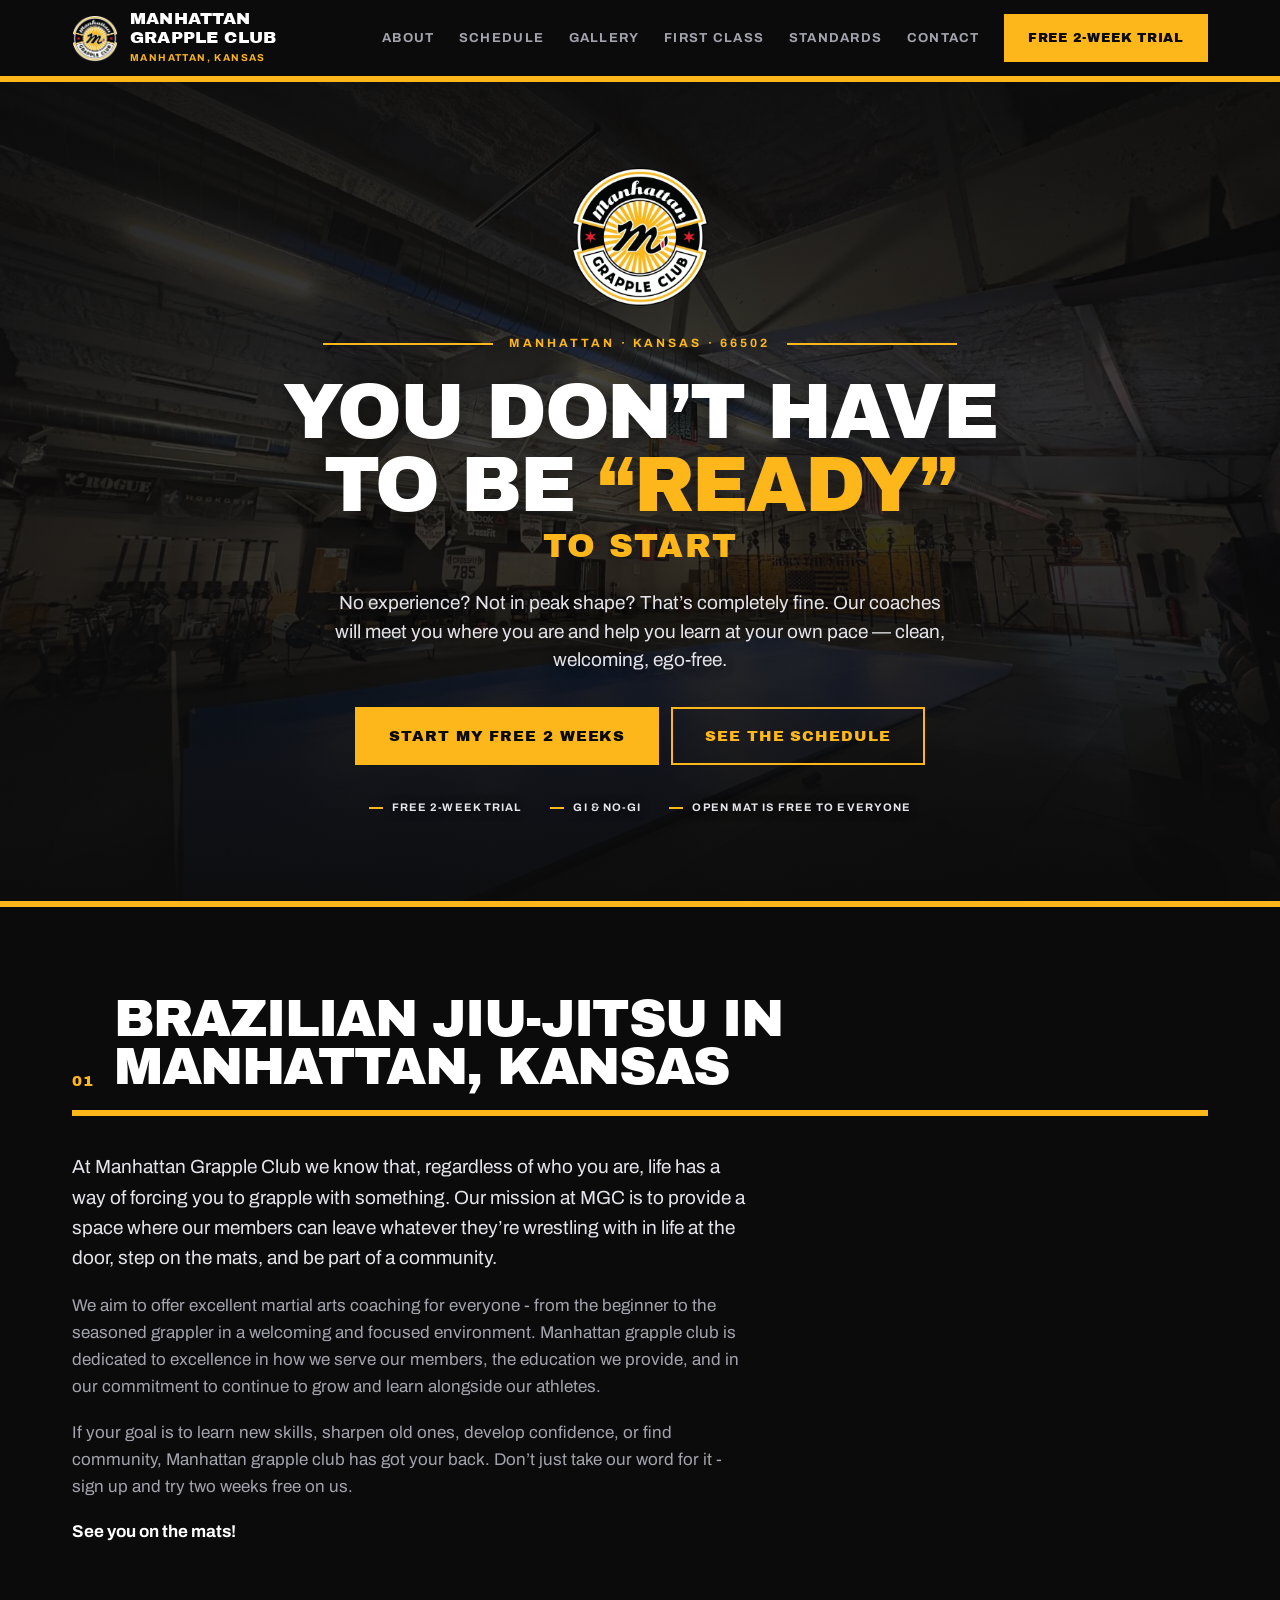
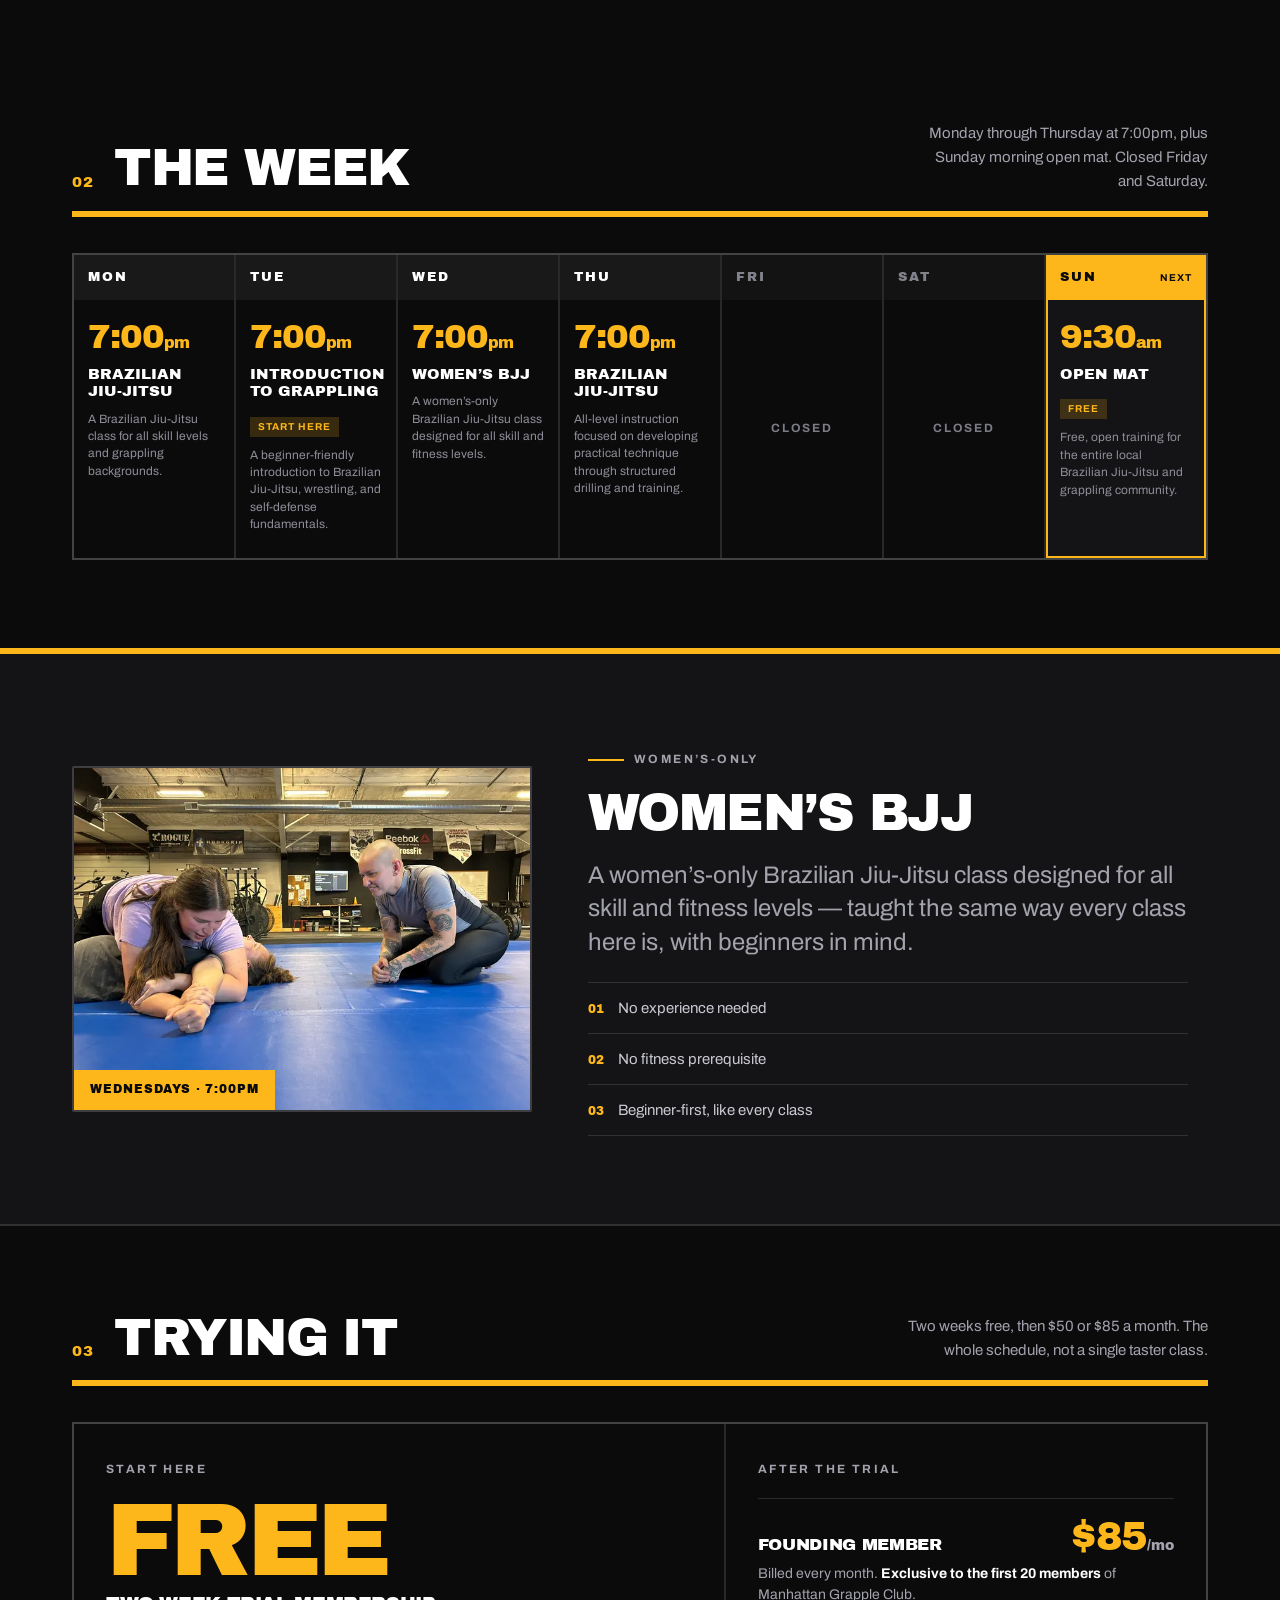
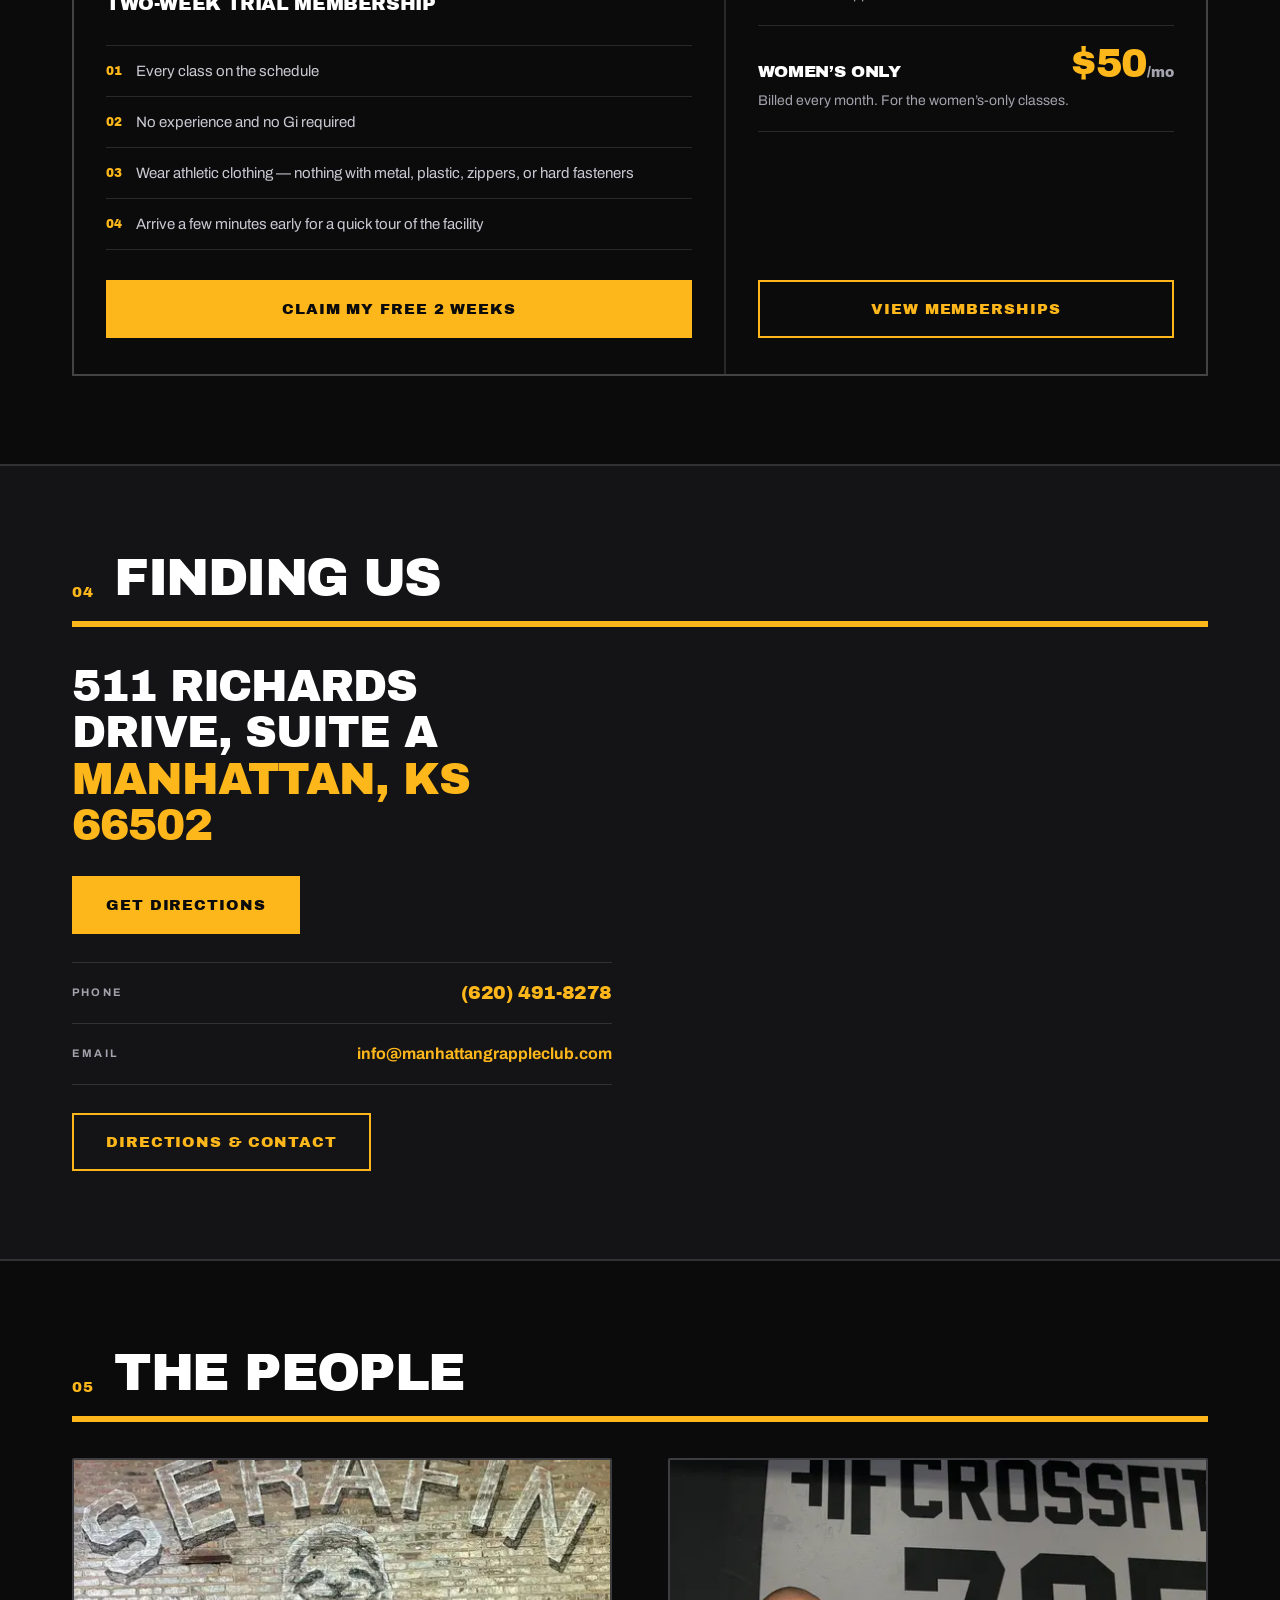
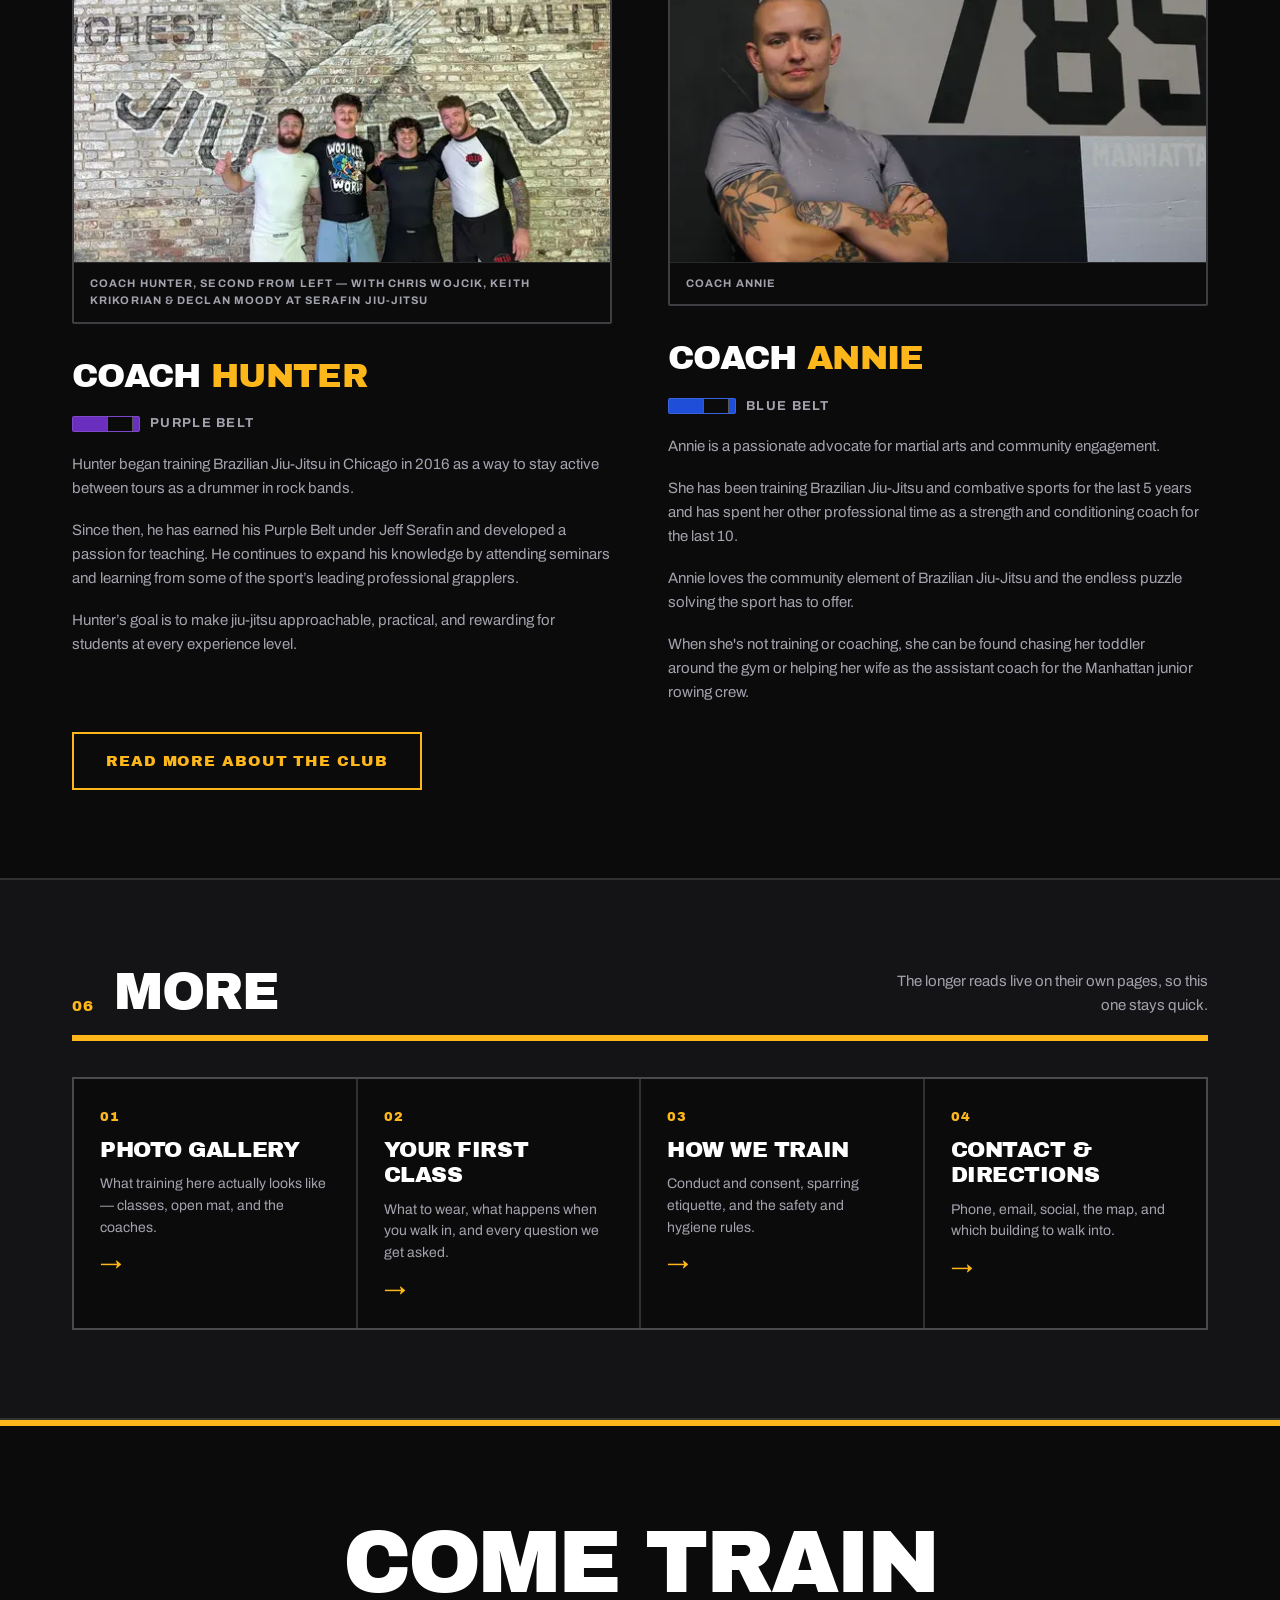
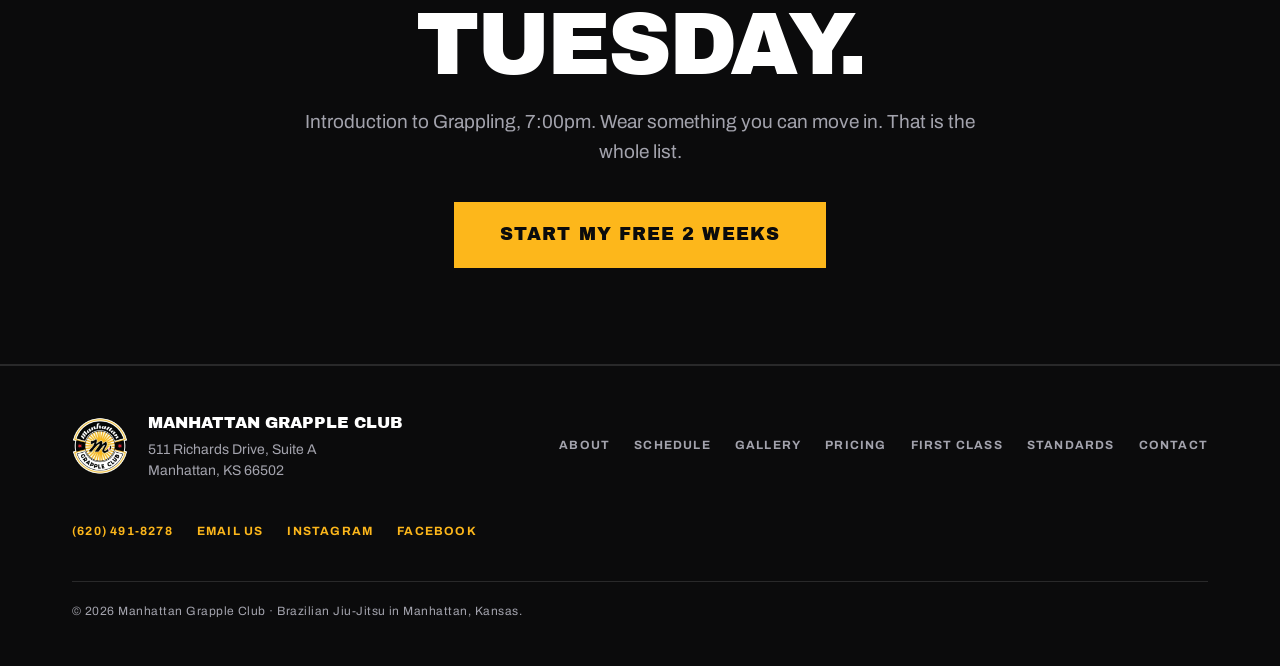
<file: site/index.html>
<!DOCTYPE html>
<html lang="en">
<head>
<meta charset="utf-8">
<meta name="viewport" content="width=device-width, initial-scale=1, viewport-fit=cover">
<title>Manhattan Grapple Club | Brazilian Jiu-Jitsu in Manhattan, KS</title>
<meta name="description" content="Beginner-friendly Brazilian Jiu-Jitsu in Manhattan, Kansas. Train Gi, No-Gi, women&rsquo;s BJJ, and a free Sunday open mat. Start with two weeks free.">
<meta name="theme-color" content="#0B0B0C">
<meta name="robots" content="index, follow, max-image-preview:large">
<!-- Canonical is the FINAL url the server serves: https + www + no .html. The non-www,
     http, index.html and .html variants all 308 to this one, so pointing a canonical at
     any of them would name a redirecting url as the preferred one. -->
<link rel="canonical" href="https://www.manhattangrappleclub.com/">

<meta property="og:type" content="website">
<meta property="og:site_name" content="Manhattan Grapple Club">
<meta property="og:url" content="https://www.manhattangrappleclub.com/">
<meta property="og:title" content="Brazilian Jiu-Jitsu in Manhattan, Kansas | Manhattan Grapple Club">
<meta property="og:description" content="Beginner-friendly Brazilian Jiu-Jitsu in Manhattan, Kansas. Gi, No-Gi, a women&rsquo;s-only class, and a free Sunday open mat. Start with two weeks free.">
<!-- Absolute, and the same asset for both networks. Relative og:image urls are ignored
     by most crawlers, which is why these pages previously previewed with no image. -->
<meta property="og:image" content="https://www.manhattangrappleclub.com/assets/img/photos/hero-1800.webp">
<meta property="og:image:width" content="1800">
<meta property="og:image:height" content="1350">
<meta property="og:image:alt" content="The training mats at Manhattan Grapple Club in Manhattan, Kansas.">
<meta property="og:locale" content="en_US">
<meta name="twitter:card" content="summary_large_image">
<meta name="twitter:title" content="Brazilian Jiu-Jitsu in Manhattan, Kansas | Manhattan Grapple Club">
<meta name="twitter:description" content="Beginner-friendly Brazilian Jiu-Jitsu in Manhattan, Kansas. Gi, No-Gi, a women&rsquo;s-only class, and a free Sunday open mat. Start with two weeks free.">
<meta name="twitter:image" content="https://www.manhattangrappleclub.com/assets/img/photos/hero-1800.webp">
<meta name="twitter:image:alt" content="The training mats at Manhattan Grapple Club in Manhattan, Kansas.">

<link rel="icon" href="assets/img/badge.webp" type="image/webp">
<link rel="apple-touch-icon" href="assets/img/badge.webp">

<!-- CollegiateClub direction: Archivo Black display + Archivo body.
     Archivo Black is a SINGLE-WEIGHT family that registers as 400 — it is never
     requested at 700/800/900, which would trigger synthetic bolding. -->
<link rel="preconnect" href="https://fonts.googleapis.com">
<link rel="preconnect" href="https://fonts.gstatic.com" crossorigin>
<link rel="stylesheet" href="https://fonts.googleapis.com/css2?family=Archivo+Black&family=Archivo:wght@400;500;600;700&display=swap">

<link rel="stylesheet" href="assets/css/styles.css">
<!--
  JSON-LD contains ONLY verified facts. priceRange comes from the club's own Glofox
  portal ($50 Women's Only, $85 Founding Member); telephone and email were supplied
  by the client directly. Every url is the final canonical https + www form.

  The stable @id ("…/#club") is what lets every other reference on the site — and any
  future page — point at ONE business entity instead of minting a new one per page.

  Deliberately still absent, and not to be added until the club confirms exact values:
    · openingHoursSpecification — class END times have never been published, and a
      LocalBusiness opening-hours entry requires both ends. Inferring one would put a
      false claim about a real business into structured data.
    · geo — no surveyed coordinates; the street address is authoritative on its own.
    · hasMap — no Google Business Profile exists yet (see LOCAL-SEO-HANDOFF.md).
    · aggregateRating / review — no reviews to cite, and they may never be fabricated.
-->
<script type="application/ld+json">
{
  "@context": "https://schema.org",
  "@type": "SportsActivityLocation",
  "@id": "https://www.manhattangrappleclub.com/#club",
  "name": "Manhattan Grapple Club",
  "description": "Brazilian Jiu-Jitsu and grappling instruction for all skill levels in Manhattan, Kansas — Gi and No-Gi, a women's-only class, a beginner introduction class, and a free Sunday open mat.",
  "url": "https://www.manhattangrappleclub.com/",
  "image": [
    "https://www.manhattangrappleclub.com/assets/img/photos/hero-1800.webp",
    "https://www.manhattangrappleclub.com/assets/img/photos/exterior-1200.webp"
  ],
  "logo": "https://www.manhattangrappleclub.com/assets/img/badge.webp",
  "sport": [
    "Brazilian Jiu-Jitsu",
    "Grappling",
    "Wrestling"
  ],
  "priceRange": "$50-$85",
  "currenciesAccepted": "USD",
  "telephone": "+1-620-491-8278",
  "email": "info@manhattangrappleclub.com",
  "address": {
    "@type": "PostalAddress",
    "streetAddress": "511 Richards Drive, Suite A",
    "addressLocality": "Manhattan",
    "addressRegion": "KS",
    "postalCode": "66502",
    "addressCountry": "US"
  },
  "sameAs": [
    "https://www.instagram.com/manhattangrappleclub/",
    "https://www.facebook.com/61578537733611"
  ]
}
</script>
</head>
<body>

<a class="skip-link" href="#main">Skip to content</a>

<header class="site-header" id="top">
  <div class="wrap header-inner">
    <a class="lockup" href="index.html" aria-label="Manhattan Grapple Club, home">
      <!-- badge is 984x1015 (ratio 0.9697) — the reserved box must match or it shifts on decode.
           Small slots use the 192px encode (18KB); the hero uses the 384px one. -->
      <img src="assets/img/badge-sm.webp" alt="Manhattan Grapple Club badge" width="46" height="47" class="lockup-badge">
      <span class="lockup-text">
        <span class="lockup-name">Manhattan<br>Grapple Club</span>
        <span class="lockup-place">Manhattan, Kansas</span>
      </span>
    </a>

    <!-- Desktop nav, 1025px and up. Hidden below that, where the menu below takes over.
         display:none removes it from the accessibility tree, so only one of the two
         navs is ever exposed. -->
    <nav class="site-nav" aria-label="Pages">
      <a href="about.html">About</a>
      <a href="index.html#schedule">Schedule</a>
      <a href="gallery.html">Gallery</a>
      <a href="first-class.html">First Class</a>
      <a href="standards.html">Standards</a>
      <a href="contact.html">Contact</a>
    </nav>

    <a class="btn btn-primary btn-sm header-cta"
       href="https://matadmin.app/inquire/LKbo31K6UCZ7r5vx-By8YBsnuNcw5vi0GzneSs_qHOA?src=embed"
       target="_blank" rel="noopener">
      Free 2-week trial<span class="sr-only"> (opens in a new tab)</span>
    </a>

    <!-- Mobile menu. Built on <details>/<summary> so it opens, closes, and is
         keyboard operable with no JavaScript at all — the browser handles the
         expanded state natively. JS only adds Escape, outside-click, and
         close-on-navigate. Carries more links than the desktop nav, plus the
         trial CTA, which is otherwise absent from the header on mobile. -->
    <details class="menu" id="menu">
      <summary class="menu-btn" aria-label="Menu">
        <span class="menu-bars" aria-hidden="true"></span>
      </summary>
      <nav class="menu-panel" aria-label="Pages">
        <a href="index.html" aria-current="page">Home</a>
        <a href="about.html">About the club</a>
        <a href="index.html#schedule">Class schedule</a>
        <a href="index.html#womens">Women&rsquo;s BJJ</a>
        <a href="gallery.html">Photo gallery</a>
        <a href="index.html#pricing">Trial &amp; pricing</a>
        <a href="index.html#coach">Who you&rsquo;ll train with</a>
        <a href="first-class.html">Your first class</a>
        <a href="first-class.html#faq">Questions</a>
        <a href="standards.html">Community standards</a>
        <a href="contact.html">Contact &amp; directions</a>
        <a class="btn btn-primary btn-block menu-cta"
           href="https://matadmin.app/inquire/LKbo31K6UCZ7r5vx-By8YBsnuNcw5vi0GzneSs_qHOA?src=embed"
           target="_blank" rel="noopener">
          Start my free 2 weeks<span class="sr-only"> (opens in a new tab)</span>
        </a>
      </nav>
    </details>
  </div>
</header>

<!-- tabindex="-1" so the skip link actually moves focus in Safari, not just scroll -->
<main id="main" tabindex="-1">
  <!-- ============ HERO ============ -->
  <section class="hero" aria-labelledby="hero-title">
    <!-- Decorative background: the real training space. aria-hidden + empty alt because
         the room is described in full by the Location section's photo caption; here it
         is atmosphere, not information. Eager + high priority since it is the LCP element. -->
    <!-- Art-directed pair: the 4:3 landscape asset only gains vertical overflow — and so
         only responds to object-position — once its container is wider than 960px. Below
         that a portrait crop shows the room instead of the ceiling. -->
    <div class="hero-bg" aria-hidden="true">
      <img class="hero-landscape"
           src="assets/img/photos/hero-1100.webp"
           srcset="assets/img/photos/hero-1100.webp 1100w,
                   assets/img/photos/hero-1800.webp 1800w"
           sizes="100vw"
           width="1800" height="1350"
           fetchpriority="high" decoding="async" alt="">
      <img class="hero-portrait"
           src="assets/img/photos/hero-portrait-900.webp"
           width="900" height="1200"
           fetchpriority="high" decoding="async" alt="">
    </div>

    <div class="wrap hero-inner">
      <!-- no fetchpriority here: the hero background is the LCP element and should not
           have to compete with the badge for priority. Still eager, just not boosted. -->
      <img src="assets/img/badge.webp" alt="" width="160" height="165" class="hero-badge" aria-hidden="true">
      <p class="hero-eyebrow"><span>Manhattan &middot; Kansas &middot; 66502</span></p>
      <h1 id="hero-title">You Don&rsquo;t Have<br>to Be <span class="hl">&ldquo;Ready&rdquo;</span></h1>
      <p class="hero-kicker">To Start</p>
      <p class="hero-lede">
        No experience? Not in peak shape? That&rsquo;s completely fine. Our coaches will meet you
        where you are and help you learn at your own pace &mdash; clean, welcoming, ego-free.
      </p>
      <div class="btn-row">
        <a class="btn btn-primary"
           href="https://matadmin.app/inquire/LKbo31K6UCZ7r5vx-By8YBsnuNcw5vi0GzneSs_qHOA?src=embed"
           target="_blank" rel="noopener">
          Start my free 2 weeks<span class="sr-only"> (opens in a new tab)</span>
        </a>
        <a class="btn btn-secondary" href="#schedule">See the schedule</a>
      </div>
      <!-- The location and the trial offer used to live in the eyebrow and lede. The new
           hero copy doesn't carry either, so they move here: "Manhattan, Kansas" must stay
           above the fold so nobody arriving from social assumes New York. -->
      <ul class="hero-facts">
        <li><span aria-hidden="true"></span> Free 2-week trial</li>
        <li><span aria-hidden="true"></span> Gi &amp; No-Gi</li>
        <li><span aria-hidden="true"></span> Open mat is free to everyone</li>
      </ul>
    </div>
  </section>
  <!-- ============ ABOUT ============
       Sits directly under the hero: the h1 is the conversion promise, and this h2 is the
       first thing after it that names the sport and the town in one line. The hero keeps
       its CTA, so nothing is taken from it — this only adds the "who are you" answer that
       a search visitor and a search engine both arrive looking for.
       The full version of this copy lives on about.html. -->
  <section class="section" id="about" aria-labelledby="about-title">
    <div class="wrap">
      <div class="secthead">
        <span class="secthead-n" aria-hidden="true">01</span>
        <h2 id="about-title">Brazilian Jiu-Jitsu in Manhattan, Kansas</h2>
      </div>

      <div class="prose">
        <p class="prose-lede">
          At Manhattan Grapple Club we know that, regardless of who you are, life has a way of
          forcing you to grapple with something. Our mission at MGC is to provide a space where
          our members can leave whatever they&rsquo;re wrestling with in life at the door, step
          on the mats, and be part of a community.
        </p>
        <p>
          We aim to offer excellent martial arts coaching for everyone - from the beginner to the
          seasoned grappler in a welcoming and focused environment. Manhattan grapple club is
          dedicated to excellence in how we serve our members, the education we provide, and in
          our commitment to continue to grow and learn alongside our athletes.
        </p>
        <p>
          If your goal is to learn new skills, sharpen old ones, develop confidence, or find
          community, Manhattan grapple club has got your back. Don&rsquo;t just take our word for
          it - sign up and try two weeks free on us.
        </p>
        <p class="prose-signoff">See you on the mats!</p>
      </div>
    </div>
  </section>
  <!-- ============ SCHEDULE ============ -->
  <section class="section" id="schedule" aria-labelledby="schedule-title">
    <div class="wrap">
      <div class="secthead">
        <span class="secthead-n" aria-hidden="true">02</span>
        <h2 id="schedule-title">The Week</h2>
        <p class="secthead-note">Monday through Thursday at 7:00pm, plus Sunday morning open mat. Closed Friday and Saturday.</p>
      </div>

      <!-- Week-at-a-glance strip. Below 1024px the seven-column grid can't fit, so this
           carries the calendar shape instead: the whole week in one line.
           aria-hidden because it restates the agenda immediately below it — a screen
           reader should hear the week once, not twice. -->
      <ol class="week-glance" aria-hidden="true">
        <li data-day="1"><span class="g-day">Mon</span><span class="g-time">7p</span></li>
        <li data-day="2"><span class="g-day">Tue</span><span class="g-time">7p</span></li>
        <li data-day="3"><span class="g-day">Wed</span><span class="g-time">7p</span></li>
        <li data-day="4"><span class="g-day">Thu</span><span class="g-time">7p</span></li>
        <li data-day="5" class="g-off"><span class="g-day">Fri</span><span class="g-time">&mdash;</span></li>
        <li data-day="6" class="g-off"><span class="g-day">Sat</span><span class="g-time">&mdash;</span></li>
        <li data-day="0"><span class="g-day">Sun</span><span class="g-time">9:30a</span></li>
      </ol>

      <!-- A full Mon-Sun week, rest days included. Showing only the 5 class days made
           the jump from Thursday to Sunday read as a gap rather than a closed weekend. -->
      <ol class="week" id="week">
        <li class="day" data-day="1">
          <p class="day-name"><abbr title="Monday">Mon</abbr></p>
          <div class="day-body">
            <article class="klass">
              <p class="klass-time">7:00<span class="mer">pm</span></p>
              <h3 class="klass-name">Brazilian Jiu-Jitsu</h3>
              <p class="klass-desc">A Brazilian Jiu-Jitsu class for all skill levels and grappling backgrounds.</p>
            </article>
          </div>
        </li>

        <li class="day" data-day="2">
          <p class="day-name"><abbr title="Tuesday">Tue</abbr></p>
          <div class="day-body">
            <article class="klass">
              <p class="klass-time">7:00<span class="mer">pm</span></p>
              <h3 class="klass-name">Introduction to Grappling</h3>
              <p class="tag tag-gold">Start here</p>
              <p class="klass-desc">A beginner-friendly introduction to Brazilian Jiu-Jitsu, wrestling, and self-defense fundamentals.</p>
            </article>
          </div>
        </li>

        <li class="day" data-day="3">
          <p class="day-name"><abbr title="Wednesday">Wed</abbr></p>
          <div class="day-body">
            <article class="klass">
              <p class="klass-time">7:00<span class="mer">pm</span></p>
              <h3 class="klass-name">Women&rsquo;s BJJ</h3>
              <p class="klass-desc">A women&rsquo;s-only Brazilian Jiu-Jitsu class designed for all skill and fitness levels.</p>
            </article>
          </div>
        </li>

        <li class="day" data-day="4">
          <p class="day-name"><abbr title="Thursday">Thu</abbr></p>
          <div class="day-body">
            <article class="klass">
              <p class="klass-time">7:00<span class="mer">pm</span></p>
              <h3 class="klass-name">Brazilian Jiu-Jitsu</h3>
              <p class="klass-desc">All-level instruction focused on developing practical technique through structured drilling and training.</p>
            </article>
          </div>
        </li>

        <li class="day day-rest" data-day="5">
          <p class="day-name"><abbr title="Friday">Fri</abbr></p>
          <div class="day-body"><p class="rest">Closed</p></div>
        </li>

        <li class="day day-rest" data-day="6">
          <p class="day-name"><abbr title="Saturday">Sat</abbr></p>
          <div class="day-body"><p class="rest">Closed</p></div>
        </li>

        <li class="day day-weekend" data-day="0">
          <p class="day-name"><abbr title="Sunday">Sun</abbr></p>
          <div class="day-body">
            <article class="klass">
              <p class="klass-time">9:30<span class="mer">am</span></p>
              <h3 class="klass-name">Open Mat</h3>
              <p class="tag tag-outline">Free</p>
              <p class="klass-desc">Free, open training for the entire local Brazilian Jiu-Jitsu and grappling community.</p>
            </article>
          </div>
        </li>
      </ol>

    </div>
  </section>
  <!-- ============ WOMEN'S BJJ ============ -->
  <section class="section section-feature" id="womens" aria-labelledby="womens-title">
    <div class="wrap feature-grid">
      <figure class="photo photo-wide feature-photo">
        <a class="gal-item" href="assets/img/photos/womens-feature-1200.webp"
           data-srcset="assets/img/photos/womens-feature-720.webp 720w, assets/img/photos/womens-feature-1200.webp 1200w"
           data-w="1200" data-h="900"
           data-caption="Women&rsquo;s BJJ &middot; Wednesdays 7:00pm">
          <img src="assets/img/photos/womens-feature-720.webp"
               srcset="assets/img/photos/womens-feature-720.webp 720w, assets/img/photos/womens-feature-1200.webp 1200w"
               sizes="(min-width: 1025px) 460px, 100vw"
               width="1200" height="900" loading="lazy" decoding="async"
               alt="Coach Annie kneeling beside two members and talking them through a position during the Women&rsquo;s BJJ class.">
          <span class="sr-only"> &mdash; view larger</span>
        </a>
        <figcaption class="photo-chip">Wednesdays &middot; 7:00pm</figcaption>
      </figure>

      <div class="feature-inner">
        <p class="eyebrow">Women&rsquo;s-only</p>
        <h2 id="womens-title">Women&rsquo;s BJJ</h2>
        <p class="feature-lede">
          A women&rsquo;s-only Brazilian Jiu-Jitsu class designed for all skill and fitness levels &mdash; taught
          the same way every class here is, with beginners in mind.
        </p>

        <ul class="feature-chips">
          <li>No experience needed</li>
          <li>No fitness prerequisite</li>
          <li>Beginner-first, like every class</li>
        </ul>

      </div>
    </div>
  </section>
  <!-- ============ TRIAL & PRICING ============ -->
  <section class="section" id="pricing" aria-labelledby="pricing-title">
    <div class="wrap">
      <div class="secthead">
        <span class="secthead-n" aria-hidden="true">03</span>
        <h2 id="pricing-title">Trying It</h2>
        <p class="secthead-note">Two weeks free, then $50 or $85 a month. The whole schedule, not a single taster class.</p>
      </div>

      <div class="cards">
        <article class="card card-trial">
          <p class="card-eyebrow">Start here</p>
          <p class="price">Free</p>
          <p class="price-term">Two-week trial membership</p>
          <ul class="ticks">
            <li>Every class on the schedule</li>
            <li>No experience and no Gi required</li>
            <li>Wear athletic clothing &mdash; nothing with metal, plastic, zippers, or hard fasteners</li>
            <li>Arrive a few minutes early for a quick tour of the facility</li>
          </ul>
          <a class="btn btn-primary btn-block"
             href="https://matadmin.app/inquire/LKbo31K6UCZ7r5vx-By8YBsnuNcw5vi0GzneSs_qHOA?src=embed"
             target="_blank" rel="noopener">
            Claim my free 2 weeks<span class="sr-only"> (opens in a new tab)</span>
          </a>
        </article>

        <article class="card">
          <p class="card-eyebrow">After the trial</p>

          <!-- Plan names, amounts and billing periods are exactly as published in the club's
               membership portal. Nothing here is rounded, estimated or inferred. -->
          <ul class="plans">
            <li class="plan">
              <div class="plan-head">
                <h3 class="plan-name">Founding Member</h3>
                <p class="plan-price">$85<span class="plan-per">/mo</span></p>
              </div>
              <p class="plan-note">
                Billed every month. <strong>Exclusive to the first 20 members</strong> of Manhattan Grapple Club.
              </p>
            </li>
            <li class="plan">
              <div class="plan-head">
                <h3 class="plan-name">Women&rsquo;s Only</h3>
                <p class="plan-price">$50<span class="plan-per">/mo</span></p>
              </div>
              <p class="plan-note">Billed every month. For the women&rsquo;s-only classes.</p>
            </li>
          </ul>

          <a class="btn btn-secondary btn-block"
             href="https://matadmin.app/join/DzHqtjoNWIjSLin_UBAJehhaQ36uDs7oHyKa7-wzdcQ?src=embed"
             target="_blank" rel="noopener">
            View memberships<span class="sr-only"> (opens in a new tab)</span>
          </a>
        </article>
      </div>
    </div>
  </section>
  <!-- ============ LOCATION ============ -->
  <section class="section section-alt" id="location" aria-labelledby="location-title">
    <div class="wrap">
      <div class="secthead">
        <span class="secthead-n" aria-hidden="true">04</span>
        <h2 id="location-title">Finding Us</h2>
      </div>

      <div class="location-grid">
        <div class="location-info">
          <address class="address">
            511 Richards<br>Drive, Suite A<br>
            <span class="hl">Manhattan, KS 66502</span>
          </address>

          <div class="btn-row">
            <a class="btn btn-primary"
               href="https://www.google.com/maps/dir/?api=1&amp;destination=511+Richards+Drive+Suite+A+Manhattan+KS+66502"
               target="_blank" rel="noopener noreferrer">
              Get directions<span class="sr-only"> (opens in a new tab)</span>
            </a>
          </div>

          <!-- The club's OWN phone and email, supplied by the client. Note that
               785 Athletics / CrossFit 785 shares this street address and has its own
               published contact details — those are a different business and are not used. -->
          <ul class="contact">
            <li>
              <p class="contact-label">Phone</p>
              <a class="contact-value" href="tel:+16204918278">(620) 491-8278</a>
            </li>
            <li>
              <p class="contact-label">Email</p>
              <a class="contact-value contact-value-email" href="mailto:info@manhattangrappleclub.com">info@manhattangrappleclub.com</a>
            </li>
          </ul>

          <div class="btn-row">
            <a class="btn btn-secondary" href="contact.html">Directions &amp; contact</a>
          </div>
        </div>
      </div>
    </div>
  </section>
  <!-- ============ INSTRUCTOR ============ -->
  <section class="section" id="coach" aria-labelledby="coach-title">
    <div class="wrap">
      <div class="secthead">
        <span class="secthead-n" aria-hidden="true">05</span>
        <h2 id="coach-title">The People</h2>
      </div>

      <!-- One card per coach.

           TODO — COACH ANNIE'S BIOGRAPHY (club input required).
           Her photo and her name are published because both are confirmed: the club
           supplied the photo captioned "Coach Annie". Her BIOGRAPHY, belt rank, promoting
           instructor and start date have never been supplied, so her card carries no belt
           swatch and no bio paragraphs — an intentionally short card, not a broken one.
           When the club sends the bio: add a .belt block and .coach-note paragraphs
           matching Hunter's card below, and delete this comment. Do NOT fill it with
           plausible-sounding copy. -->
      <div class="coach-grid">
        <article class="coach">
          <figure class="photo photo-portrait">
            <a class="gal-item" href="assets/img/photos/hunter-full-1600.webp"
               data-srcset="assets/img/photos/hunter-full-800.webp 800w, assets/img/photos/hunter-full-1600.webp 1600w"
               data-w="1200" data-h="1600"
               data-caption="Coach Hunter, second from left &mdash; with Chris Wojcik, Keith Krikorian &amp; Declan Moody at Serafin Jiu-Jitsu">
              <img src="assets/img/photos/hunter-540.webp"
                   srcset="assets/img/photos/hunter-540.webp 540w, assets/img/photos/hunter-900.webp 900w"
                   sizes="(min-width: 1025px) 340px, 100vw"
                   width="900" height="1200" loading="lazy" decoding="async"
                   alt="Coach Hunter, second from left, with Chris Wojcik, Keith Krikorian and Declan Moody in front of the Serafin Jiu-Jitsu mural.">
              <span class="sr-only"> &mdash; view larger</span>
            </a>
            <figcaption>Coach Hunter, second from left &mdash; with Chris Wojcik, Keith Krikorian &amp; Declan Moody at Serafin Jiu-Jitsu</figcaption>
          </figure>

          <div class="coach-body">
            <h3 class="coach-lede">Coach <strong>Hunter</strong></h3>
            <p class="belt">
              <span class="belt-swatch belt-purple" aria-hidden="true"></span>
              <span class="belt-label">Purple belt</span>
            </p>
            <p class="coach-note">
              Hunter began training Brazilian Jiu-Jitsu in Chicago in 2016 as a way to stay active
              between tours as a drummer in rock bands.
            </p>
            <p class="coach-note">
              Since then, he has earned his Purple Belt under Jeff Serafin and developed a passion
              for teaching. He continues to expand his knowledge by attending seminars and learning
              from some of the sport&rsquo;s leading professional grapplers.
            </p>
            <p class="coach-note">
              Hunter&rsquo;s goal is to make jiu-jitsu approachable, practical, and rewarding for
              students at every experience level.
            </p>
          </div>
        </article>

        <article class="coach">
          <figure class="photo photo-portrait">
            <a class="gal-item" href="assets/img/photos/annie-full-1600.webp"
               data-srcset="assets/img/photos/annie-full-800.webp 800w, assets/img/photos/annie-full-1600.webp 1600w"
               data-w="1600" data-h="1526"
               data-caption="Coach Annie — has been training BJJ and combative sports for the last 5 years and has spent her other professional time as a strength and conditioning coach for the last 10. She loves the community element of BJJ and the endless puzzle solving the sport has to offer. When she's not training or coaching she can be found chasing her toddler around the gym or helping her wife as the assistant coach for the Manhattan junior rowing crew!">
              <img src="assets/img/photos/annie-540.webp"
                   srcset="assets/img/photos/annie-540.webp 540w, assets/img/photos/annie-900.webp 900w"
                   sizes="(min-width: 1025px) 340px, 100vw"
                   width="900" height="1200" loading="lazy" decoding="async"
                   alt="Coach Annie, arms folded and smiling, in front of the CrossFit 785 wall at the gym.">
              <span class="sr-only"> &mdash; view larger</span>
            </a>
            <figcaption>Coach Annie</figcaption>
          </figure>

          <div class="coach-body">
            <h3 class="coach-lede">Coach <strong>Annie</strong></h3>
            <p class="belt">
              <span class="belt-swatch belt-blue" aria-hidden="true"></span>
              <span class="belt-label">Blue belt</span>
            </p>
            <p class="coach-note">
              Annie is a passionate advocate for martial arts and community engagement.
            </p>
            <p class="coach-note">
              She has been training Brazilian Jiu-Jitsu and combative sports for the last 5 years and has spent her other professional time as a strength and conditioning coach for the last 10.
            </p>
            <p class="coach-note">
              Annie loves the community element of Brazilian Jiu-Jitsu and the endless puzzle solving the sport has to offer.
            </p>
            <p class="coach-note">
              When she's not training or coaching, she can be found chasing her toddler around the gym or helping her wife as the assistant coach for the Manhattan junior rowing crew.
            </p>
          </div>
        </article>
      </div>

      <div class="btn-row">
        <a class="btn btn-secondary" href="about.html">Read more about the club</a>
      </div>
    </div>
  </section>

  <!-- ============ MORE ============ -->
  <section class="section section-alt" id="more" aria-labelledby="more-title">
    <div class="wrap">
      <div class="secthead">
        <span class="secthead-n" aria-hidden="true">06</span>
        <h2 id="more-title">More</h2>
        <p class="secthead-note">The longer reads live on their own pages, so this one stays quick.</p>
      </div>

      <ul class="navcards navcards-4">
        <li><a href="gallery.html">
          <span class="navcard-n" aria-hidden="true">01</span>
          <span class="navcard-title">Photo gallery</span>
          <span class="navcard-sub">What training here actually looks like &mdash; classes, open mat, and the coaches.</span>
          <span class="navcard-arrow" aria-hidden="true">&rarr;</span>
        </a></li>
        <li><a href="first-class.html">
          <span class="navcard-n" aria-hidden="true">02</span>
          <span class="navcard-title">Your first class</span>
          <span class="navcard-sub">What to wear, what happens when you walk in, and every question we get asked.</span>
          <span class="navcard-arrow" aria-hidden="true">&rarr;</span>
        </a></li>
        <li><a href="standards.html">
          <span class="navcard-n" aria-hidden="true">03</span>
          <span class="navcard-title">How we train</span>
          <span class="navcard-sub">Conduct and consent, sparring etiquette, and the safety and hygiene rules.</span>
          <span class="navcard-arrow" aria-hidden="true">&rarr;</span>
        </a></li>
        <li><a href="contact.html">
          <span class="navcard-n" aria-hidden="true">04</span>
          <span class="navcard-title">Contact &amp; directions</span>
          <span class="navcard-sub">Phone, email, social, the map, and which building to walk into.</span>
          <span class="navcard-arrow" aria-hidden="true">&rarr;</span>
        </a></li>
      </ul>
    </div>
  </section>
  <!-- ============ FINAL CTA ============ -->
  <section class="section final-cta" id="join" aria-labelledby="join-title">
    <div class="wrap wrap-narrow center">
      <h2 id="join-title">Come train Tuesday.</h2>
      <p class="section-lede">
        Introduction to Grappling, 7:00pm. Wear something you can move in. That is the whole list.
      </p>
      <a class="btn btn-primary btn-lg"
         href="https://matadmin.app/inquire/LKbo31K6UCZ7r5vx-By8YBsnuNcw5vi0GzneSs_qHOA?src=embed"
         target="_blank" rel="noopener">
        Start my free 2 weeks<span class="sr-only"> (opens in a new tab)</span>
      </a>
    </div>
  </section>

</main>

<!-- Lightbox. Empty until opened: main.js fills in the image, caption and counter.
     <dialog> gives the modal semantics natively — focus trap, inert background,
     Escape to close, and focus returned to the thumbnail on close. -->
<dialog class="lightbox" id="lightbox" aria-label="Photo viewer">
  <div class="lb-stage">
    <button class="lb-btn lb-close" type="button" aria-label="Close photo viewer">&times;</button>

    <figure class="lb-figure">
      <!-- No width/height here: the lightbox opens the FULL frame of each photo, and
           those differ in aspect — some are portrait. main.js sets the real dimensions
           per photo from the link's data-w/data-h before swapping the src in. -->
      <img id="lbImg" alt="" decoding="async">
    </figure>

    <!-- The arrows live in the bar. Above 641px CSS lifts them out and centres them
         over the image; below it they stay here, in flow, where they cannot cover
         the photo. They are NOT children of .lb-stage — that grid has two rows, and
         extra in-flow children there stretch into full-width blocks. -->
    <div class="lb-bar">
      <button class="lb-btn lb-prev" type="button" aria-label="Previous photo">&larr;</button>
      <p class="lb-count" id="lbCount" aria-live="polite"></p>
      <figcaption class="lb-caption" id="lbCap"></figcaption>
      <button class="lb-btn lb-next" type="button" aria-label="Next photo">&rarr;</button>
    </div>
  </div>
</dialog>

<footer class="site-footer">
  <div class="wrap footer-inner">
    <div class="footer-brand">
      <img src="assets/img/badge-sm.webp" alt="" width="56" height="58" aria-hidden="true" loading="lazy">
      <div>
        <p class="footer-name">Manhattan Grapple Club</p>
        <address class="footer-addr">511 Richards Drive, Suite A<br>Manhattan, KS 66502</address>
      </div>
    </div>

    <nav class="footer-links" aria-label="Footer">
      <a href="about.html">About</a>
      <a href="index.html#schedule">Schedule</a>
      <a href="gallery.html">Gallery</a>
      <a href="index.html#pricing">Pricing</a>
      <a href="first-class.html">First class</a>
      <a href="standards.html">Standards</a>
      <a href="contact.html">Contact</a>
    </nav>

    <div class="footer-social">
      <a href="tel:+16204918278">(620) 491-8278</a>
      <a href="mailto:info@manhattangrappleclub.com">Email us</a>
      <a href="https://www.instagram.com/manhattangrappleclub/" target="_blank" rel="noopener noreferrer">Instagram<span class="sr-only"> (opens in a new tab)</span></a>
      <a href="https://www.facebook.com/61578537733611" target="_blank" rel="noopener noreferrer">Facebook<span class="sr-only"> (opens in a new tab)</span></a>
    </div>

    <p class="footer-legal">&copy; 2026 Manhattan Grapple Club &middot; Brazilian Jiu-Jitsu in Manhattan, Kansas.</p>
  </div>
</footer>

<div class="sticky-cta" id="stickyCta" hidden>
  <a class="btn btn-primary btn-block"
     href="https://matadmin.app/inquire/LKbo31K6UCZ7r5vx-By8YBsnuNcw5vi0GzneSs_qHOA?src=embed"
     target="_blank" rel="noopener">
    Start my free 2 weeks<span class="sr-only"> (opens in a new tab)</span>
  </a>
</div>

<script src="assets/js/main.js" defer></script>
</body>
</html>
</file>
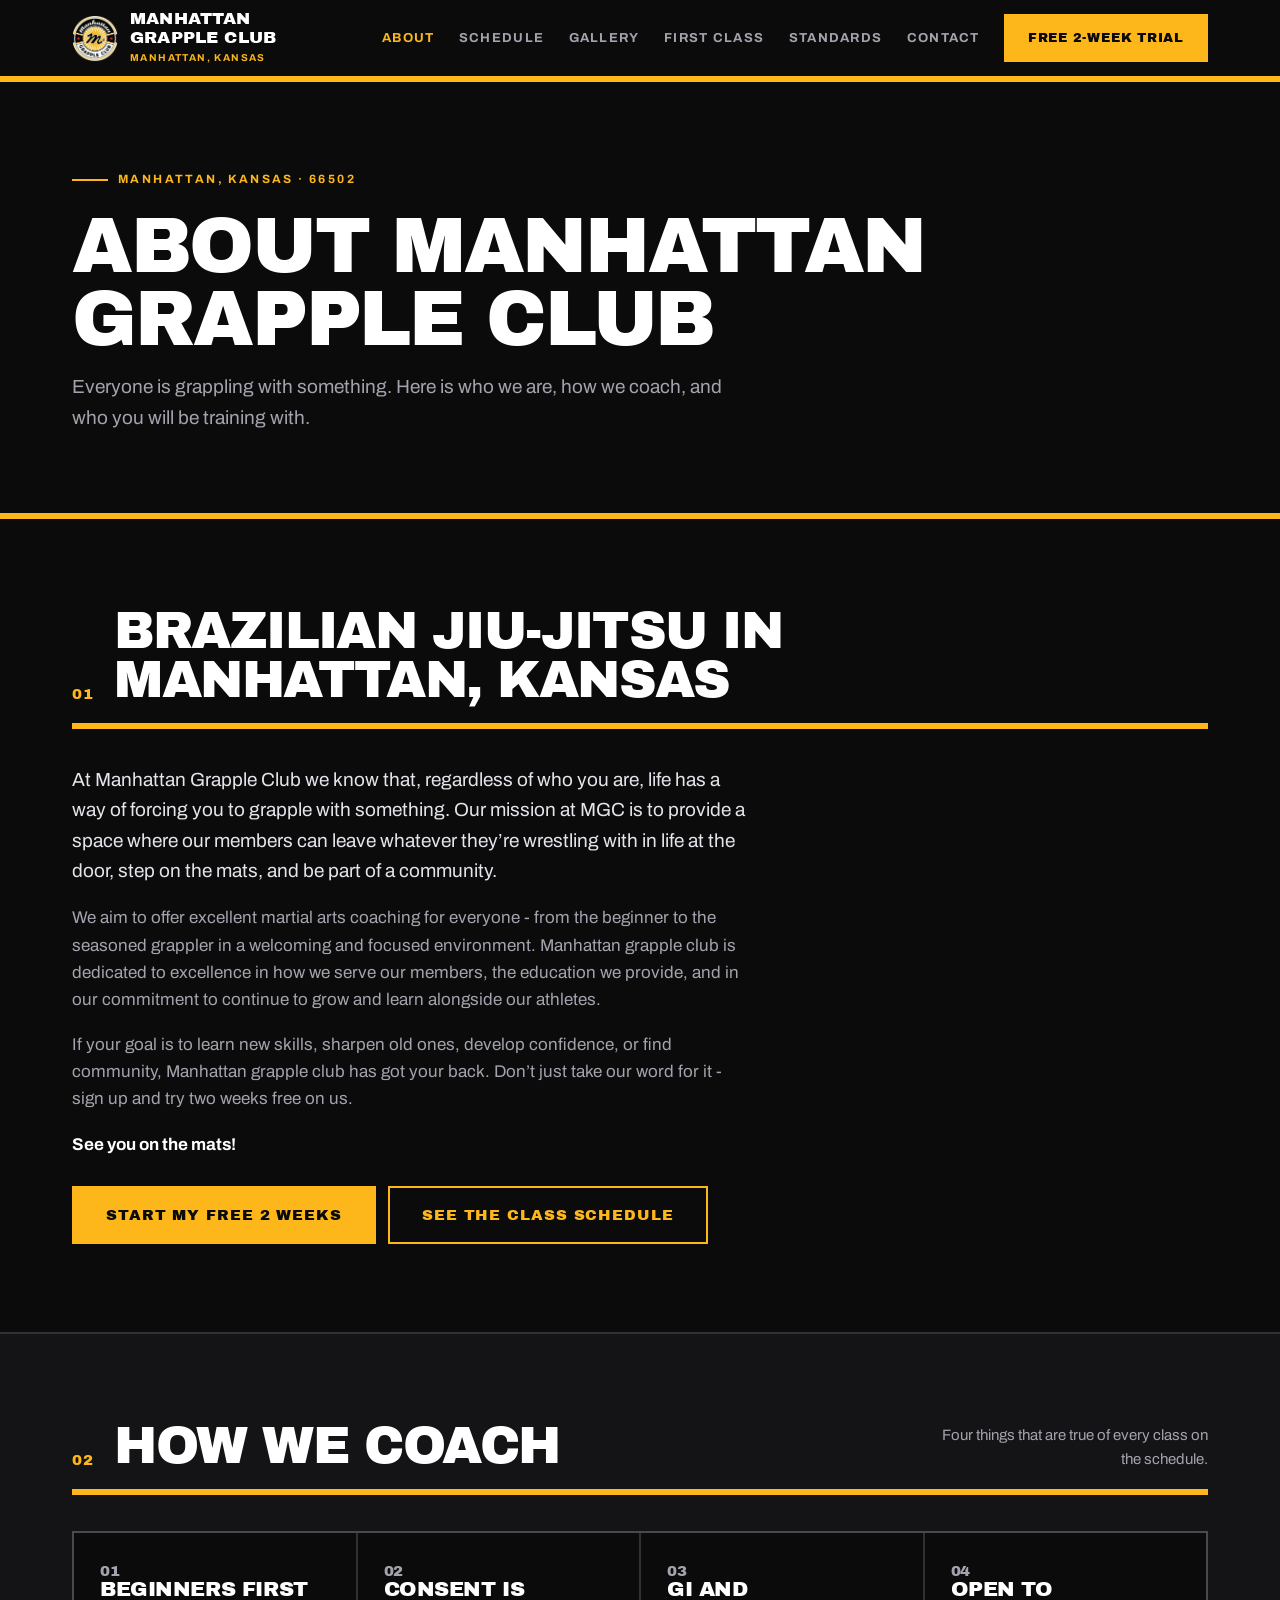
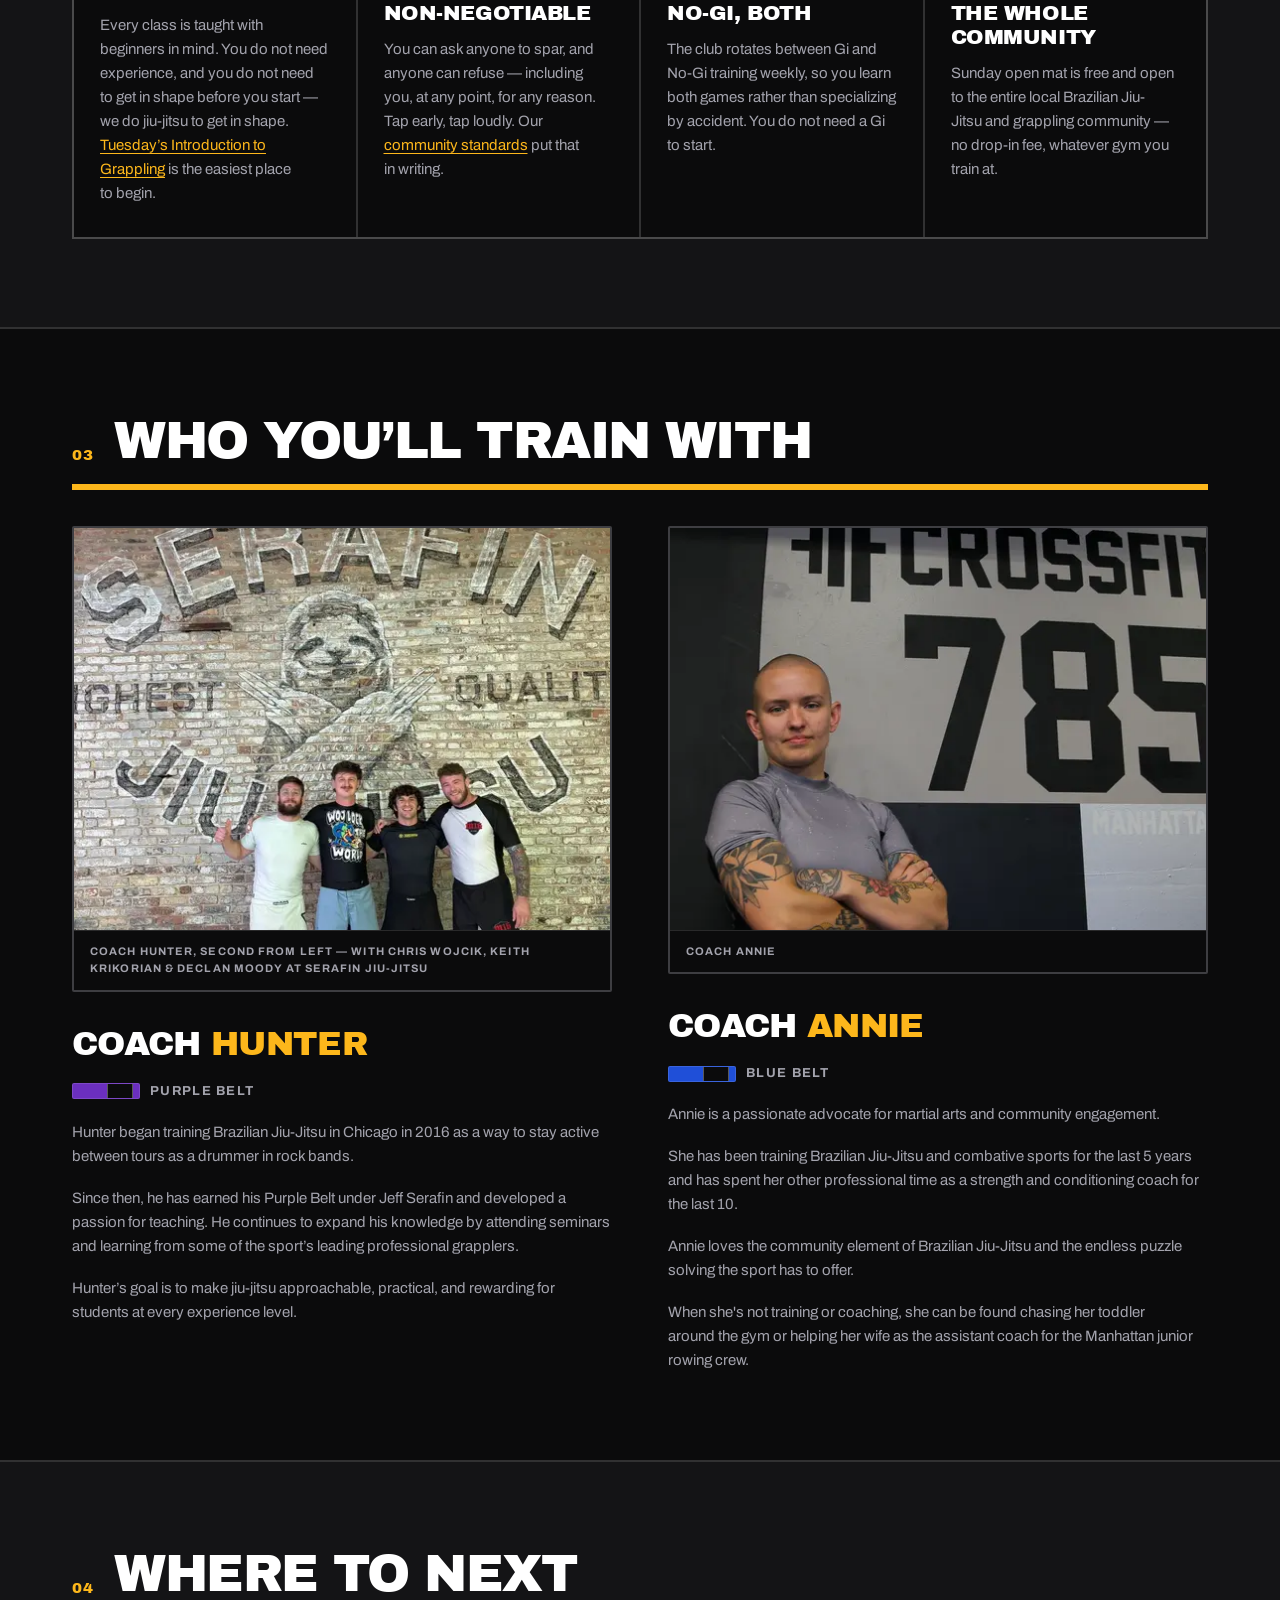
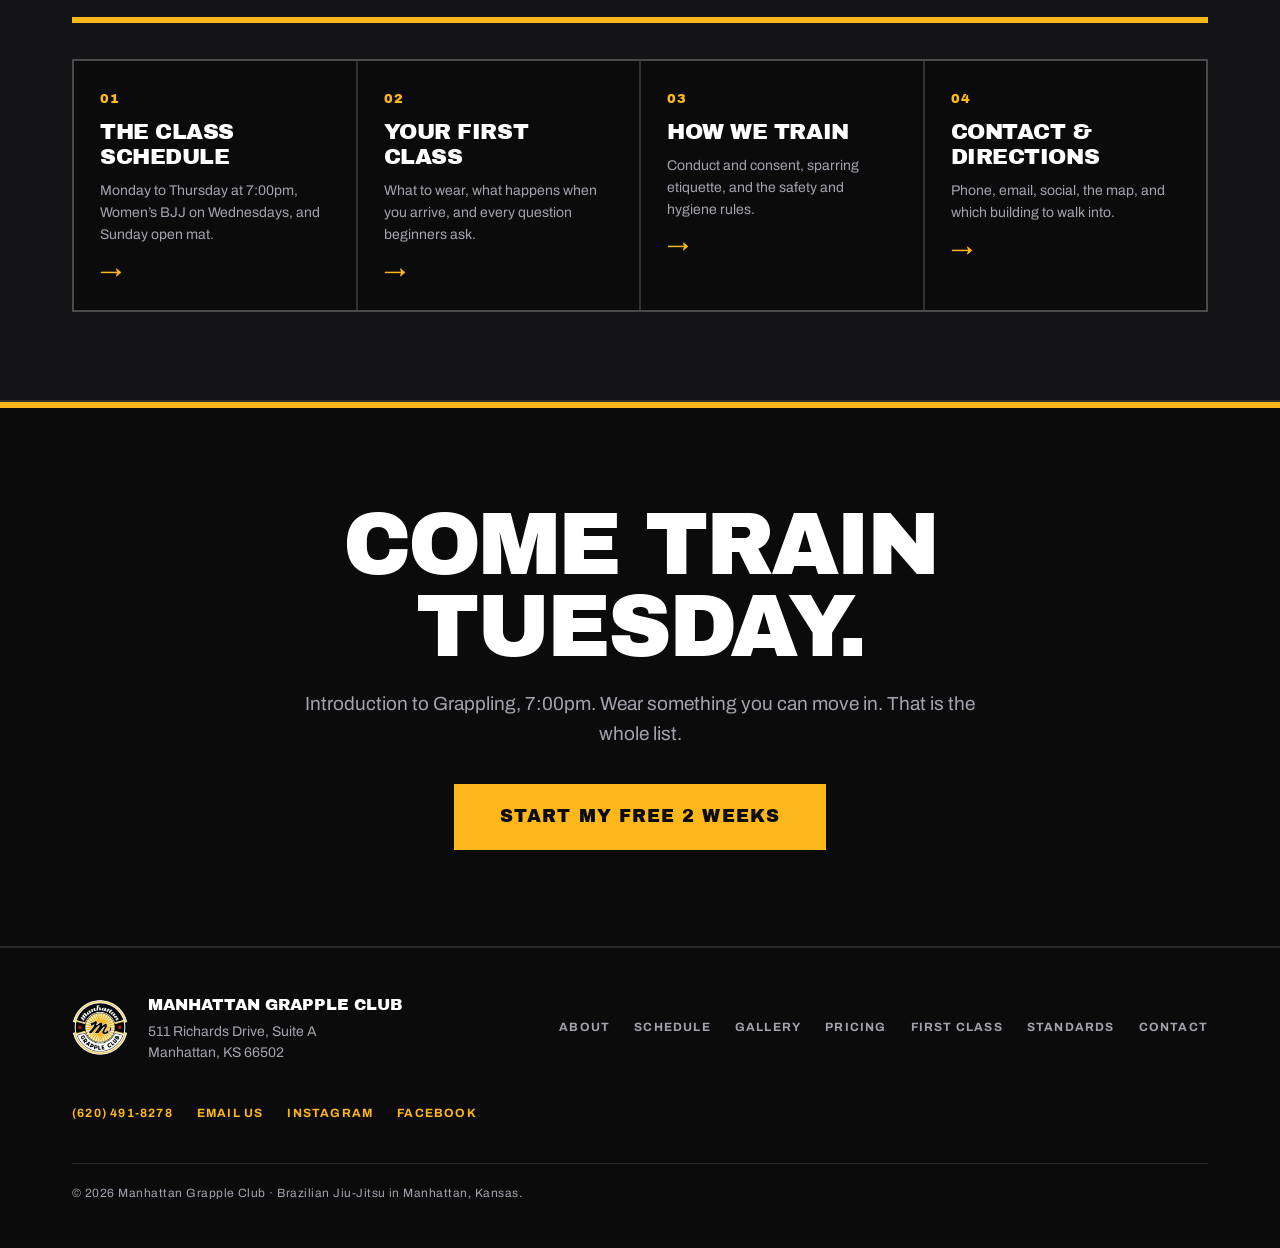
<file: site/about.html>
<!DOCTYPE html>
<html lang="en">
<head>
<meta charset="utf-8">
<meta name="viewport" content="width=device-width, initial-scale=1, viewport-fit=cover">
<title>About Manhattan Grapple Club | BJJ in Manhattan, KS</title>
<meta name="description" content="Who we are, how we coach, and who you will be training with at Manhattan Grapple Club — a Brazilian Jiu-Jitsu and grappling club in Manhattan, Kansas.">
<meta name="theme-color" content="#0B0B0C">
<meta name="robots" content="index, follow, max-image-preview:large">
<link rel="canonical" href="https://www.manhattangrappleclub.com/about">

<meta property="og:type" content="website">
<meta property="og:site_name" content="Manhattan Grapple Club">
<meta property="og:url" content="https://www.manhattangrappleclub.com/about">
<meta property="og:title" content="About Manhattan Grapple Club | BJJ in Manhattan, KS">
<meta property="og:description" content="Everyone is grappling with something. Who we are, how we coach, and who you will be training with in Manhattan, Kansas.">
<meta property="og:image" content="https://www.manhattangrappleclub.com/assets/img/photos/hero-1800.webp">
<meta property="og:image:width" content="1800">
<meta property="og:image:height" content="1350">
<meta property="og:image:alt" content="The training mats at Manhattan Grapple Club in Manhattan, Kansas.">
<meta property="og:locale" content="en_US">
<meta name="twitter:card" content="summary_large_image">
<meta name="twitter:title" content="About Manhattan Grapple Club | BJJ in Manhattan, KS">
<meta name="twitter:description" content="Everyone is grappling with something. Who we are, how we coach, and who you will be training with in Manhattan, Kansas.">
<meta name="twitter:image" content="https://www.manhattangrappleclub.com/assets/img/photos/hero-1800.webp">
<meta name="twitter:image:alt" content="The training mats at Manhattan Grapple Club in Manhattan, Kansas.">

<link rel="icon" href="assets/img/badge.webp" type="image/webp">
<link rel="apple-touch-icon" href="assets/img/badge.webp">

<!-- CollegiateClub direction: Archivo Black display + Archivo body.
     Archivo Black is a SINGLE-WEIGHT family that registers as 400 — it is never
     requested at 700/800/900, which would trigger synthetic bolding. -->
<link rel="preconnect" href="https://fonts.googleapis.com">
<link rel="preconnect" href="https://fonts.gstatic.com" crossorigin>
<link rel="stylesheet" href="https://fonts.googleapis.com/css2?family=Archivo+Black&family=Archivo:wght@400;500;600;700&display=swap">

<link rel="stylesheet" href="assets/css/styles.css">
<!--
  AboutPage only. The business itself is declared ONCE, on the home page, under
  @id "https://www.manhattangrappleclub.com/#club" — this page references that node
  instead of re-declaring it, so there is one business entity across the whole site
  rather than one per page.
-->
<script type="application/ld+json">
{
  "@context": "https://schema.org",
  "@type": "AboutPage",
  "@id": "https://www.manhattangrappleclub.com/about#page",
  "url": "https://www.manhattangrappleclub.com/about",
  "name": "About Manhattan Grapple Club",
  "description": "Who we are, how we coach, and who you will be training with at Manhattan Grapple Club — a Brazilian Jiu-Jitsu and grappling club in Manhattan, Kansas.",
  "inLanguage": "en-US",
  "mainEntity": { "@id": "https://www.manhattangrappleclub.com/#club" }
}
</script>
</head>
<body>

<a class="skip-link" href="#main">Skip to content</a>

<header class="site-header" id="top">
  <div class="wrap header-inner">
    <a class="lockup" href="index.html" aria-label="Manhattan Grapple Club, home">
      <!-- badge is 984x1015 (ratio 0.9697) — the reserved box must match or it shifts on decode.
           Small slots use the 192px encode (18KB); the hero uses the 384px one. -->
      <img src="assets/img/badge-sm.webp" alt="Manhattan Grapple Club badge" width="46" height="47" class="lockup-badge">
      <span class="lockup-text">
        <span class="lockup-name">Manhattan<br>Grapple Club</span>
        <span class="lockup-place">Manhattan, Kansas</span>
      </span>
    </a>

    <!-- Desktop nav, 1025px and up. Hidden below that, where the menu below takes over.
         display:none removes it from the accessibility tree, so only one of the two
         navs is ever exposed. -->
    <nav class="site-nav" aria-label="Pages">
      <a href="about.html" aria-current="page">About</a>
      <a href="index.html#schedule">Schedule</a>
      <a href="gallery.html">Gallery</a>
      <a href="first-class.html">First Class</a>
      <a href="standards.html">Standards</a>
      <a href="contact.html">Contact</a>
    </nav>

    <a class="btn btn-primary btn-sm header-cta"
       href="https://matadmin.app/inquire/LKbo31K6UCZ7r5vx-By8YBsnuNcw5vi0GzneSs_qHOA?src=embed"
       target="_blank" rel="noopener">
      Free 2-week trial<span class="sr-only"> (opens in a new tab)</span>
    </a>

    <!-- Mobile menu. Built on <details>/<summary> so it opens, closes, and is
         keyboard operable with no JavaScript at all — the browser handles the
         expanded state natively. JS only adds Escape, outside-click, and
         close-on-navigate. Carries more links than the desktop nav, plus the
         trial CTA, which is otherwise absent from the header on mobile. -->
    <details class="menu" id="menu">
      <summary class="menu-btn" aria-label="Menu">
        <span class="menu-bars" aria-hidden="true"></span>
      </summary>
      <nav class="menu-panel" aria-label="Pages">
        <a href="index.html">Home</a>
        <a href="about.html" aria-current="page">About the club</a>
        <a href="index.html#schedule">Class schedule</a>
        <a href="index.html#womens">Women&rsquo;s BJJ</a>
        <a href="gallery.html">Photo gallery</a>
        <a href="index.html#pricing">Trial &amp; pricing</a>
        <a href="index.html#coach">Who you&rsquo;ll train with</a>
        <a href="first-class.html">Your first class</a>
        <a href="first-class.html#faq">Questions</a>
        <a href="standards.html">Community standards</a>
        <a href="contact.html">Contact &amp; directions</a>
        <a class="btn btn-primary btn-block menu-cta"
           href="https://matadmin.app/inquire/LKbo31K6UCZ7r5vx-By8YBsnuNcw5vi0GzneSs_qHOA?src=embed"
           target="_blank" rel="noopener">
          Start my free 2 weeks<span class="sr-only"> (opens in a new tab)</span>
        </a>
      </nav>
    </details>
  </div>
</header>

<!-- tabindex="-1" so the skip link actually moves focus in Safari, not just scroll -->
<main id="main" tabindex="-1">

  <!-- ============ PAGE HEAD ============ -->
  <section class="pagehead" aria-labelledby="page-title">
    <div class="wrap">
      <p class="eyebrow">Manhattan, Kansas &middot; 66502</p>
      <h1 id="page-title">About Manhattan Grapple Club</h1>
      <p class="pagehead-lede">Everyone is grappling with something. Here is who we are, how we coach, and who you will be training with.</p>
    </div>
  </section>

  <!-- ============ THE CLUB ============ -->
  <section class="section" id="club" aria-labelledby="club-title">
    <div class="wrap">
      <div class="secthead">
        <span class="secthead-n" aria-hidden="true">01</span>
        <h2 id="club-title">Brazilian Jiu-Jitsu in Manhattan, Kansas</h2>
      </div>

      <div class="prose">
        <p class="prose-lede">
          At Manhattan Grapple Club we know that, regardless of who you are, life has a way of
          forcing you to grapple with something. Our mission at MGC is to provide a space where
          our members can leave whatever they&rsquo;re wrestling with in life at the door, step
          on the mats, and be part of a community.
        </p>
        <p>
          We aim to offer excellent martial arts coaching for everyone - from the beginner to the
          seasoned grappler in a welcoming and focused environment. Manhattan grapple club is
          dedicated to excellence in how we serve our members, the education we provide, and in
          our commitment to continue to grow and learn alongside our athletes.
        </p>
        <p>
          If your goal is to learn new skills, sharpen old ones, develop confidence, or find
          community, Manhattan grapple club has got your back. Don&rsquo;t just take our word for
          it - sign up and try two weeks free on us.
        </p>
        <p class="prose-signoff">See you on the mats!</p>
      </div>

      <div class="btn-row">
        <a class="btn btn-primary"
           href="https://matadmin.app/inquire/LKbo31K6UCZ7r5vx-By8YBsnuNcw5vi0GzneSs_qHOA?src=embed"
           target="_blank" rel="noopener">
          Start my free 2 weeks<span class="sr-only"> (opens in a new tab)</span>
        </a>
        <a class="btn btn-secondary" href="index.html#schedule">See the class schedule</a>
      </div>
    </div>
  </section>

  <!-- ============ HOW WE TRAIN ============
       Every item below restates something the club already publishes elsewhere on this
       site — the class descriptions, the FAQ answers, and the club's own printed
       community standards. Nothing here is a new claim. -->
  <section class="section section-alt" id="philosophy" aria-labelledby="philosophy-title">
    <div class="wrap">
      <div class="secthead">
        <span class="secthead-n" aria-hidden="true">02</span>
        <h2 id="philosophy-title">How We Coach</h2>
        <p class="secthead-note">Four things that are true of every class on the schedule.</p>
      </div>

      <div class="steps">
        <article class="step">
          <p class="step-n" aria-hidden="true">01</p>
          <h3>Beginners first</h3>
          <p>Every class is taught with beginners in mind. You do not need experience, and you do not need to get in shape before you start &mdash; we do jiu-jitsu to get in shape. <a href="index.html#schedule">Tuesday&rsquo;s Introduction to Grappling</a> is the easiest place to begin.</p>
        </article>
        <article class="step">
          <p class="step-n" aria-hidden="true">02</p>
          <h3>Consent is non-negotiable</h3>
          <p>You can ask anyone to spar, and anyone can refuse &mdash; including you, at any point, for any reason. Tap early, tap loudly. Our <a href="standards.html">community standards</a> put that in writing.</p>
        </article>
        <article class="step">
          <p class="step-n" aria-hidden="true">03</p>
          <h3>Gi and <span class="nowrap">No-Gi</span>, both</h3>
          <p>The club rotates between Gi and No-Gi training weekly, so you learn both games rather than specializing by accident. You do not need a Gi to start.</p>
        </article>
        <article class="step">
          <p class="step-n" aria-hidden="true">04</p>
          <h3>Open to the whole community</h3>
          <p>Sunday open mat is free and open to the entire local Brazilian Jiu-Jitsu and grappling community &mdash; no drop-in fee, whatever gym you train at.</p>
        </article>
      </div>
    </div>
  </section>

  <!-- ============ THE PEOPLE ============ -->
  <section class="section" id="coaches" aria-labelledby="coaches-title">
    <div class="wrap">
      <div class="secthead">
        <span class="secthead-n" aria-hidden="true">03</span>
        <h2 id="coaches-title">Who You&rsquo;ll Train With</h2>
      </div>

      <!-- One card per coach.

           TODO — COACH ANNIE'S BIOGRAPHY (club input required).
           Her photo and her name are published because both are confirmed: the club
           supplied the photo captioned "Coach Annie". Her BIOGRAPHY, belt rank, promoting
           instructor and start date have never been supplied, so her card carries no belt
           swatch and no bio paragraphs — an intentionally short card, not a broken one.
           When the club sends the bio: add a .belt block and .coach-note paragraphs
           matching Hunter's card below, and delete this comment. Do NOT fill it with
           plausible-sounding copy. -->
      <div class="coach-grid">
        <article class="coach">
          <figure class="photo photo-portrait">
            <a class="gal-item" href="assets/img/photos/hunter-full-1600.webp"
               data-srcset="assets/img/photos/hunter-full-800.webp 800w, assets/img/photos/hunter-full-1600.webp 1600w"
               data-w="1200" data-h="1600"
               data-caption="Coach Hunter, second from left &mdash; with Chris Wojcik, Keith Krikorian &amp; Declan Moody at Serafin Jiu-Jitsu">
              <img src="assets/img/photos/hunter-540.webp"
                   srcset="assets/img/photos/hunter-540.webp 540w, assets/img/photos/hunter-900.webp 900w"
                   sizes="(min-width: 1025px) 340px, 100vw"
                   width="900" height="1200" loading="lazy" decoding="async"
                   alt="Coach Hunter, second from left, with Chris Wojcik, Keith Krikorian and Declan Moody in front of the Serafin Jiu-Jitsu mural.">
              <span class="sr-only"> &mdash; view larger</span>
            </a>
            <figcaption>Coach Hunter, second from left &mdash; with Chris Wojcik, Keith Krikorian &amp; Declan Moody at Serafin Jiu-Jitsu</figcaption>
          </figure>

          <div class="coach-body">
            <h3 class="coach-lede">Coach <strong>Hunter</strong></h3>
            <p class="belt">
              <span class="belt-swatch belt-purple" aria-hidden="true"></span>
              <span class="belt-label">Purple belt</span>
            </p>
            <p class="coach-note">
              Hunter began training Brazilian Jiu-Jitsu in Chicago in 2016 as a way to stay active
              between tours as a drummer in rock bands.
            </p>
            <p class="coach-note">
              Since then, he has earned his Purple Belt under Jeff Serafin and developed a passion
              for teaching. He continues to expand his knowledge by attending seminars and learning
              from some of the sport&rsquo;s leading professional grapplers.
            </p>
            <p class="coach-note">
              Hunter&rsquo;s goal is to make jiu-jitsu approachable, practical, and rewarding for
              students at every experience level.
            </p>
          </div>
        </article>

        <article class="coach">
          <figure class="photo photo-portrait">
            <a class="gal-item" href="assets/img/photos/annie-full-1600.webp"
               data-srcset="assets/img/photos/annie-full-800.webp 800w, assets/img/photos/annie-full-1600.webp 1600w"
               data-w="1600" data-h="1526"
               data-caption="Coach Annie — has been training BJJ and combative sports for the last 5 years and has spent her other professional time as a strength and conditioning coach for the last 10. She loves the community element of BJJ and the endless puzzle solving the sport has to offer. When she's not training or coaching she can be found chasing her toddler around the gym or helping her wife as the assistant coach for the Manhattan junior rowing crew!">
              <img src="assets/img/photos/annie-540.webp"
                   srcset="assets/img/photos/annie-540.webp 540w, assets/img/photos/annie-900.webp 900w"
                   sizes="(min-width: 1025px) 340px, 100vw"
                   width="900" height="1200" loading="lazy" decoding="async"
                   alt="Coach Annie, arms folded and smiling, in front of the CrossFit 785 wall at the gym.">
              <span class="sr-only"> &mdash; view larger</span>
            </a>
            <figcaption>Coach Annie</figcaption>
          </figure>

          <div class="coach-body">
            <h3 class="coach-lede">Coach <strong>Annie</strong></h3>
            <p class="belt">
              <span class="belt-swatch belt-blue" aria-hidden="true"></span>
              <span class="belt-label">Blue belt</span>
            </p>
            <p class="coach-note">
              Annie is a passionate advocate for martial arts and community engagement.
            </p>
            <p class="coach-note">
              She has been training Brazilian Jiu-Jitsu and combative sports for the last 5 years and has spent her other professional time as a strength and conditioning coach for the last 10.
            </p>
            <p class="coach-note">
              Annie loves the community element of Brazilian Jiu-Jitsu and the endless puzzle solving the sport has to offer.
            </p>
            <p class="coach-note">
              When she's not training or coaching, she can be found chasing her toddler around the gym or helping her wife as the assistant coach for the Manhattan junior rowing crew.
            </p>
          </div>
        </article>
      </div>
    </div>
  </section>

  <!-- ============ MORE ============ -->
  <section class="section section-alt" id="more" aria-labelledby="more-title">
    <div class="wrap">
      <div class="secthead">
        <span class="secthead-n" aria-hidden="true">04</span>
        <h2 id="more-title">Where To Next</h2>
      </div>

      <ul class="navcards navcards-4">
        <li><a href="index.html#schedule">
          <span class="navcard-n" aria-hidden="true">01</span>
          <span class="navcard-title">The class schedule</span>
          <span class="navcard-sub">Monday to Thursday at 7:00pm, Women&rsquo;s BJJ on Wednesdays, and Sunday open mat.</span>
          <span class="navcard-arrow" aria-hidden="true">&rarr;</span>
        </a></li>
        <li><a href="first-class.html">
          <span class="navcard-n" aria-hidden="true">02</span>
          <span class="navcard-title">Your first class</span>
          <span class="navcard-sub">What to wear, what happens when you arrive, and every question beginners ask.</span>
          <span class="navcard-arrow" aria-hidden="true">&rarr;</span>
        </a></li>
        <li><a href="standards.html">
          <span class="navcard-n" aria-hidden="true">03</span>
          <span class="navcard-title">How we train</span>
          <span class="navcard-sub">Conduct and consent, sparring etiquette, and the safety and hygiene rules.</span>
          <span class="navcard-arrow" aria-hidden="true">&rarr;</span>
        </a></li>
        <li><a href="contact.html">
          <span class="navcard-n" aria-hidden="true">04</span>
          <span class="navcard-title">Contact &amp; directions</span>
          <span class="navcard-sub">Phone, email, social, the map, and which building to walk into.</span>
          <span class="navcard-arrow" aria-hidden="true">&rarr;</span>
        </a></li>
      </ul>
    </div>
  </section>
  <!-- ============ FINAL CTA ============ -->
  <section class="section final-cta" id="join" aria-labelledby="join-title">
    <div class="wrap wrap-narrow center">
      <h2 id="join-title">Come train Tuesday.</h2>
      <p class="section-lede">
        Introduction to Grappling, 7:00pm. Wear something you can move in. That is the whole list.
      </p>
      <a class="btn btn-primary btn-lg"
         href="https://matadmin.app/inquire/LKbo31K6UCZ7r5vx-By8YBsnuNcw5vi0GzneSs_qHOA?src=embed"
         target="_blank" rel="noopener">
        Start my free 2 weeks<span class="sr-only"> (opens in a new tab)</span>
      </a>
    </div>
  </section>

</main>

<!-- Lightbox. Empty until opened: main.js fills in the image, caption and counter.
     <dialog> gives the modal semantics natively — focus trap, inert background,
     Escape to close, and focus returned to the thumbnail on close. -->
<dialog class="lightbox" id="lightbox" aria-label="Photo viewer">
  <div class="lb-stage">
    <button class="lb-btn lb-close" type="button" aria-label="Close photo viewer">&times;</button>

    <figure class="lb-figure">
      <!-- No width/height here: the lightbox opens the FULL frame of each photo, and
           those differ in aspect — some are portrait. main.js sets the real dimensions
           per photo from the link's data-w/data-h before swapping the src in. -->
      <img id="lbImg" alt="" decoding="async">
    </figure>

    <!-- The arrows live in the bar. Above 641px CSS lifts them out and centres them
         over the image; below it they stay here, in flow, where they cannot cover
         the photo. They are NOT children of .lb-stage — that grid has two rows, and
         extra in-flow children there stretch into full-width blocks. -->
    <div class="lb-bar">
      <button class="lb-btn lb-prev" type="button" aria-label="Previous photo">&larr;</button>
      <p class="lb-count" id="lbCount" aria-live="polite"></p>
      <figcaption class="lb-caption" id="lbCap"></figcaption>
      <button class="lb-btn lb-next" type="button" aria-label="Next photo">&rarr;</button>
    </div>
  </div>
</dialog>

<footer class="site-footer">
  <div class="wrap footer-inner">
    <div class="footer-brand">
      <img src="assets/img/badge-sm.webp" alt="" width="56" height="58" aria-hidden="true" loading="lazy">
      <div>
        <p class="footer-name">Manhattan Grapple Club</p>
        <address class="footer-addr">511 Richards Drive, Suite A<br>Manhattan, KS 66502</address>
      </div>
    </div>

    <nav class="footer-links" aria-label="Footer">
      <a href="about.html">About</a>
      <a href="index.html#schedule">Schedule</a>
      <a href="gallery.html">Gallery</a>
      <a href="index.html#pricing">Pricing</a>
      <a href="first-class.html">First class</a>
      <a href="standards.html">Standards</a>
      <a href="contact.html">Contact</a>
    </nav>

    <div class="footer-social">
      <a href="tel:+16204918278">(620) 491-8278</a>
      <a href="mailto:info@manhattangrappleclub.com">Email us</a>
      <a href="https://www.instagram.com/manhattangrappleclub/" target="_blank" rel="noopener noreferrer">Instagram<span class="sr-only"> (opens in a new tab)</span></a>
      <a href="https://www.facebook.com/61578537733611" target="_blank" rel="noopener noreferrer">Facebook<span class="sr-only"> (opens in a new tab)</span></a>
    </div>

    <p class="footer-legal">&copy; 2026 Manhattan Grapple Club &middot; Brazilian Jiu-Jitsu in Manhattan, Kansas.</p>
  </div>
</footer>

<div class="sticky-cta" id="stickyCta" hidden>
  <a class="btn btn-primary btn-block"
     href="https://matadmin.app/inquire/LKbo31K6UCZ7r5vx-By8YBsnuNcw5vi0GzneSs_qHOA?src=embed"
     target="_blank" rel="noopener">
    Start my free 2 weeks<span class="sr-only"> (opens in a new tab)</span>
  </a>
</div>

<script src="assets/js/main.js" defer></script>
</body>
</html>
</file>
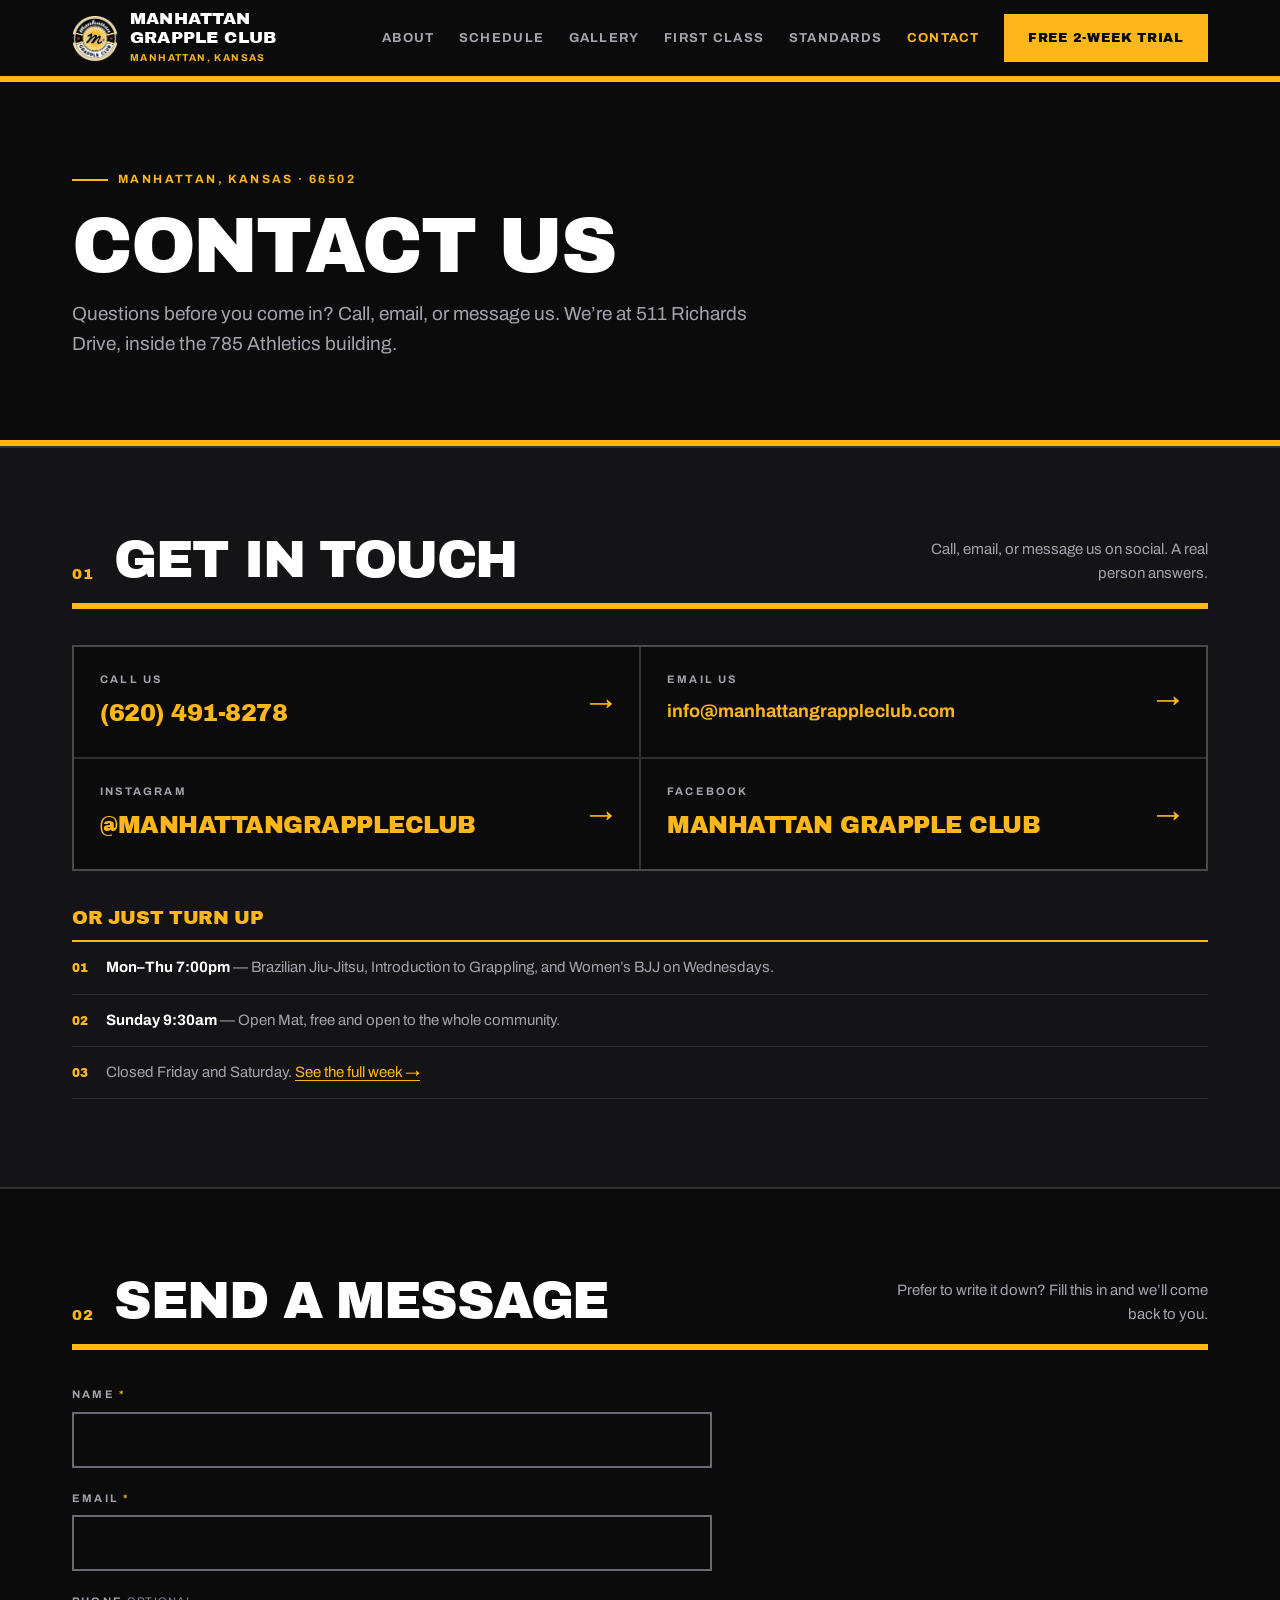
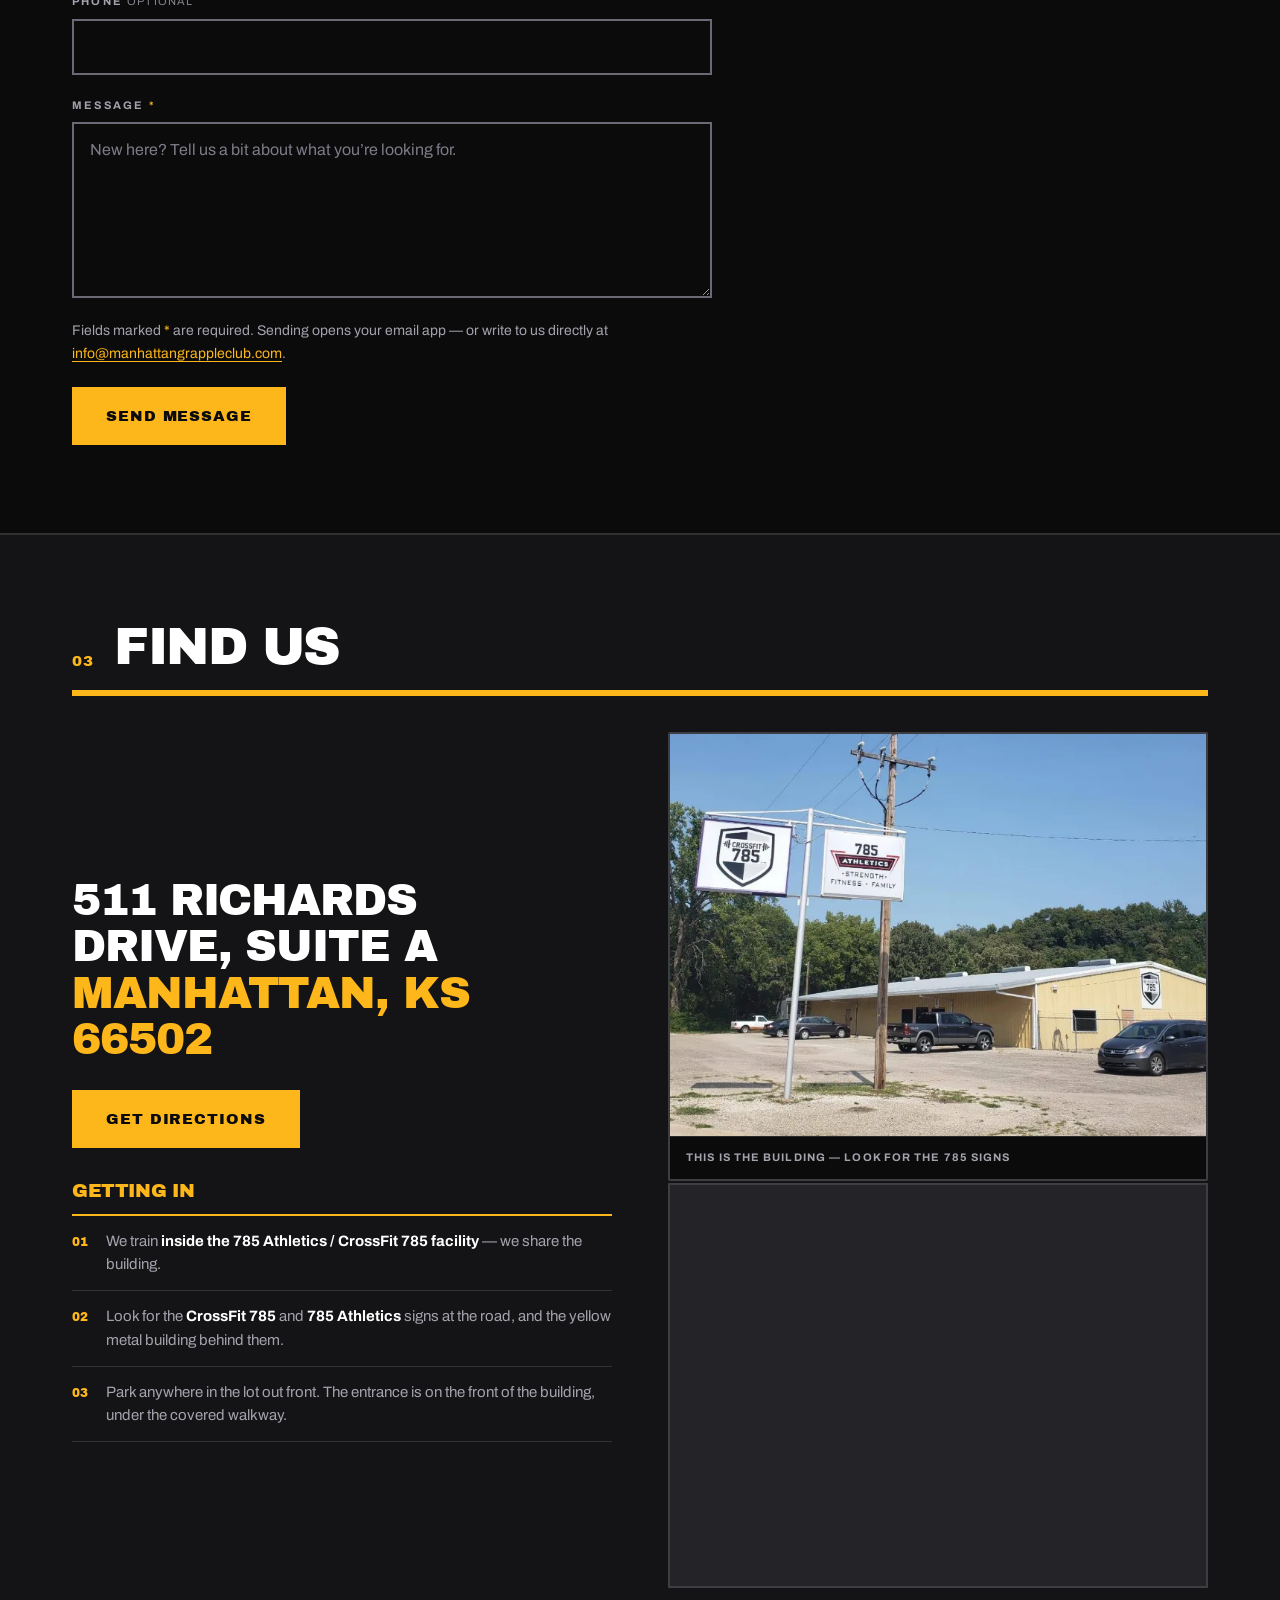
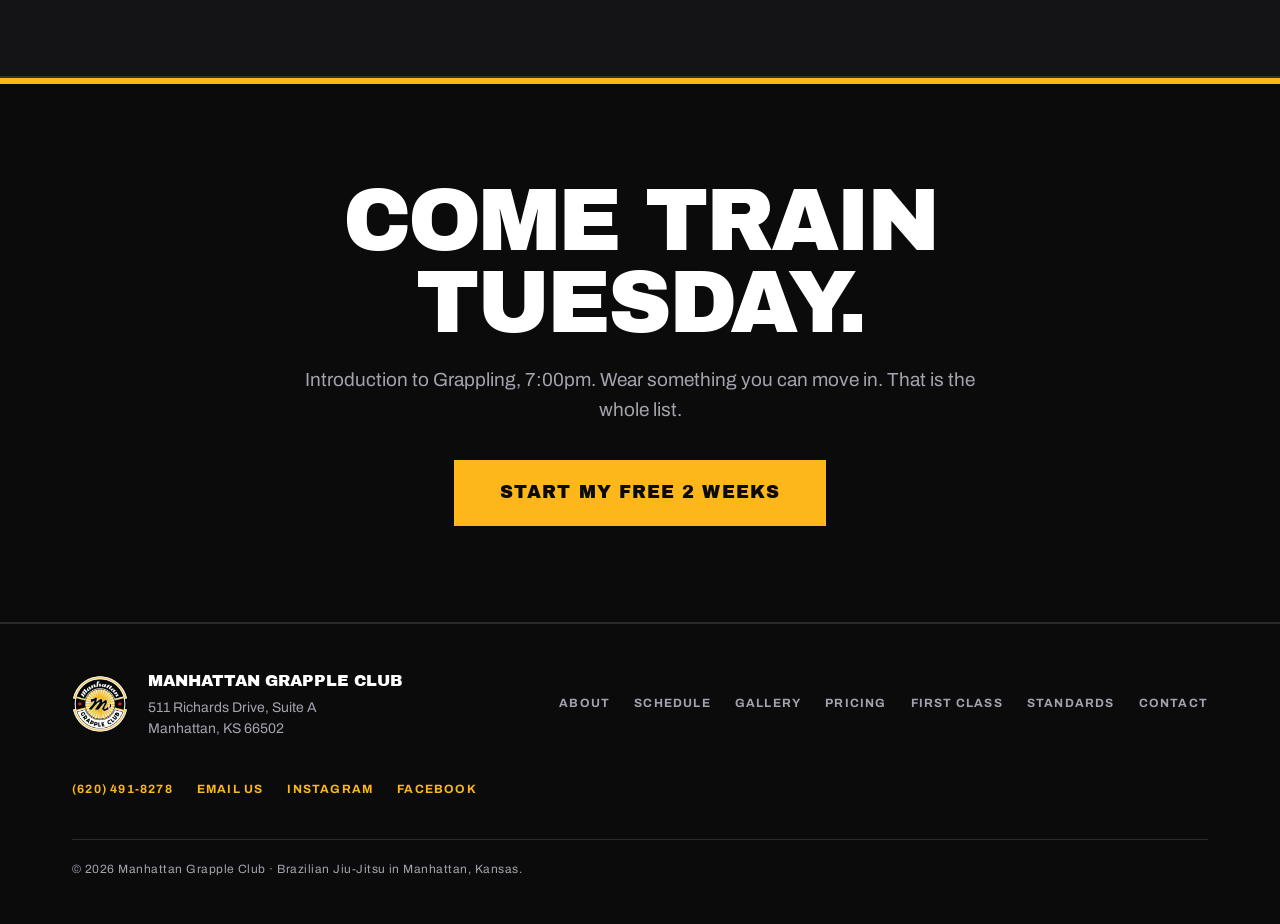
<file: site/contact.html>
<!DOCTYPE html>
<html lang="en">
<head>
<meta charset="utf-8">
<meta name="viewport" content="width=device-width, initial-scale=1, viewport-fit=cover">
<title>Contact Manhattan Grapple Club | BJJ in Manhattan, KS</title>
<meta name="description" content="Call (620) 491-8278 or email info@manhattangrappleclub.com. Manhattan Grapple Club trains at 511 Richards Drive, Suite A, Manhattan, Kansas.">
<meta name="theme-color" content="#0B0B0C">
<meta name="robots" content="index, follow, max-image-preview:large">
<link rel="canonical" href="https://www.manhattangrappleclub.com/contact">

<meta property="og:type" content="website">
<meta property="og:site_name" content="Manhattan Grapple Club">
<meta property="og:url" content="https://www.manhattangrappleclub.com/contact">
<meta property="og:title" content="Contact Manhattan Grapple Club | BJJ in Manhattan, KS">
<meta property="og:description" content="Phone, email, social, and directions to 511 Richards Drive, Suite A, Manhattan, Kansas — inside the 785 Athletics building.">
<meta property="og:image" content="https://www.manhattangrappleclub.com/assets/img/photos/exterior-1200.webp">
<meta property="og:image:width" content="1200">
<meta property="og:image:height" content="900">
<meta property="og:image:alt" content="The gym from the road: CrossFit 785 and 785 Athletics signs in front of a yellow metal building.">
<meta property="og:locale" content="en_US">
<meta name="twitter:card" content="summary_large_image">
<meta name="twitter:title" content="Contact Manhattan Grapple Club | BJJ in Manhattan, KS">
<meta name="twitter:description" content="Phone, email, social, and directions to 511 Richards Drive, Suite A, Manhattan, Kansas — inside the 785 Athletics building.">
<meta name="twitter:image" content="https://www.manhattangrappleclub.com/assets/img/photos/exterior-1200.webp">
<meta name="twitter:image:alt" content="The gym from the road: CrossFit 785 and 785 Athletics signs in front of a yellow metal building.">

<link rel="icon" href="assets/img/badge.webp" type="image/webp">
<link rel="apple-touch-icon" href="assets/img/badge.webp">

<!-- CollegiateClub direction: Archivo Black display + Archivo body.
     Archivo Black is a SINGLE-WEIGHT family that registers as 400 — it is never
     requested at 700/800/900, which would trigger synthetic bolding. -->
<link rel="preconnect" href="https://fonts.googleapis.com">
<link rel="preconnect" href="https://fonts.gstatic.com" crossorigin>
<link rel="stylesheet" href="https://fonts.googleapis.com/css2?family=Archivo+Black&family=Archivo:wght@400;500;600;700&display=swap">

<link rel="stylesheet" href="assets/css/styles.css">

</head>
<body>

<a class="skip-link" href="#main">Skip to content</a>

<header class="site-header" id="top">
  <div class="wrap header-inner">
    <a class="lockup" href="index.html" aria-label="Manhattan Grapple Club, home">
      <!-- badge is 984x1015 (ratio 0.9697) — the reserved box must match or it shifts on decode.
           Small slots use the 192px encode (18KB); the hero uses the 384px one. -->
      <img src="assets/img/badge-sm.webp" alt="Manhattan Grapple Club badge" width="46" height="47" class="lockup-badge">
      <span class="lockup-text">
        <span class="lockup-name">Manhattan<br>Grapple Club</span>
        <span class="lockup-place">Manhattan, Kansas</span>
      </span>
    </a>

    <!-- Desktop nav, 1025px and up. Hidden below that, where the menu below takes over.
         display:none removes it from the accessibility tree, so only one of the two
         navs is ever exposed. -->
    <nav class="site-nav" aria-label="Pages">
      <a href="about.html">About</a>
      <a href="index.html#schedule">Schedule</a>
      <a href="gallery.html">Gallery</a>
      <a href="first-class.html">First Class</a>
      <a href="standards.html">Standards</a>
      <a href="contact.html" aria-current="page">Contact</a>
    </nav>

    <a class="btn btn-primary btn-sm header-cta"
       href="https://matadmin.app/inquire/LKbo31K6UCZ7r5vx-By8YBsnuNcw5vi0GzneSs_qHOA?src=embed"
       target="_blank" rel="noopener">
      Free 2-week trial<span class="sr-only"> (opens in a new tab)</span>
    </a>

    <!-- Mobile menu. Built on <details>/<summary> so it opens, closes, and is
         keyboard operable with no JavaScript at all — the browser handles the
         expanded state natively. JS only adds Escape, outside-click, and
         close-on-navigate. Carries more links than the desktop nav, plus the
         trial CTA, which is otherwise absent from the header on mobile. -->
    <details class="menu" id="menu">
      <summary class="menu-btn" aria-label="Menu">
        <span class="menu-bars" aria-hidden="true"></span>
      </summary>
      <nav class="menu-panel" aria-label="Pages">
        <a href="index.html">Home</a>
        <a href="about.html">About the club</a>
        <a href="index.html#schedule">Class schedule</a>
        <a href="index.html#womens">Women&rsquo;s BJJ</a>
        <a href="gallery.html">Photo gallery</a>
        <a href="index.html#pricing">Trial &amp; pricing</a>
        <a href="index.html#coach">Who you&rsquo;ll train with</a>
        <a href="first-class.html">Your first class</a>
        <a href="first-class.html#faq">Questions</a>
        <a href="standards.html">Community standards</a>
        <a href="contact.html" aria-current="page">Contact &amp; directions</a>
        <a class="btn btn-primary btn-block menu-cta"
           href="https://matadmin.app/inquire/LKbo31K6UCZ7r5vx-By8YBsnuNcw5vi0GzneSs_qHOA?src=embed"
           target="_blank" rel="noopener">
          Start my free 2 weeks<span class="sr-only"> (opens in a new tab)</span>
        </a>
      </nav>
    </details>
  </div>
</header>

<!-- tabindex="-1" so the skip link actually moves focus in Safari, not just scroll -->
<main id="main" tabindex="-1">

  <!-- ============ PAGE HEAD ============ -->
  <section class="pagehead" aria-labelledby="page-title">
    <div class="wrap">
      <p class="eyebrow">Manhattan, Kansas &middot; 66502</p>
      <h1 id="page-title">Contact Us</h1>
      <p class="pagehead-lede">Questions before you come in? Call, email, or message us. We&rsquo;re at 511 Richards Drive, inside the 785 Athletics building.</p>
    </div>
  </section>

  <!-- ============ REACH ============ -->
  <section class="section section-alt" id="reach" aria-labelledby="reach-title">
    <div class="wrap">
      <div class="secthead">
        <span class="secthead-n" aria-hidden="true">01</span>
        <h2 id="reach-title">Get In Touch</h2>
        <p class="secthead-note">Call, email, or message us on social. A real person answers.</p>
      </div>

      <ul class="reach">
        <li><a href="tel:+16204918278">
          <span class="reach-label">Call us</span>
          <span class="reach-value">(620) 491-8278</span>
          <span class="reach-arrow" aria-hidden="true">&rarr;</span>
        </a></li>
        <li><a href="mailto:info@manhattangrappleclub.com">
          <span class="reach-label">Email us</span>
          <span class="reach-value reach-value-email">info@manhattangrappleclub.com</span>
          <span class="reach-arrow" aria-hidden="true">&rarr;</span>
        </a></li>
        <li><a href="https://www.instagram.com/manhattangrappleclub/" target="_blank" rel="noopener noreferrer">
          <span class="reach-label">Instagram</span>
          <span class="reach-value">@manhattangrappleclub<span class="sr-only"> (opens in a new tab)</span></span>
          <span class="reach-arrow" aria-hidden="true">&rarr;</span>
        </a></li>
        <li><a href="https://www.facebook.com/61578537733611" target="_blank" rel="noopener noreferrer">
          <span class="reach-label">Facebook</span>
          <span class="reach-value">Manhattan Grapple Club<span class="sr-only"> (opens in a new tab)</span></span>
          <span class="reach-arrow" aria-hidden="true">&rarr;</span>
        </a></li>
      </ul>

      <h3 class="find-title">Or just turn up</h3>
      <ol class="find-steps">
        <li><strong>Mon&ndash;Thu 7:00pm</strong> &mdash; Brazilian Jiu-Jitsu, Introduction to Grappling, and Women&rsquo;s BJJ on Wednesdays.</li>
        <li><strong>Sunday 9:30am</strong> &mdash; Open Mat, free and open to the whole community.</li>
        <li>Closed Friday and Saturday. <a href="index.html#schedule">See the full week &rarr;</a></li>
      </ol>
    </div>
  </section>

  <!-- ============ MESSAGE FORM ============ -->
  <section class="section" id="message" aria-labelledby="message-title">
    <div class="wrap">
      <div class="secthead">
        <span class="secthead-n" aria-hidden="true">02</span>
        <h2 id="message-title">Send A Message</h2>
        <p class="secthead-note">Prefer to write it down? Fill this in and we&rsquo;ll come back to you.</p>
      </div>


      <!-- INTERIM: submits via mailto to info@manhattangrappleclub.com. This hands the
           message to the visitor's own email client rather than sending it server-side, so
           a visitor with no mail app configured will not complete it. Replace with a form
           service (Formspree / Basin / Netlify Forms) posting to the same address for the
           final version.
           enctype="text/plain" keeps the body readable, and method="post" keeps the
           visitor's name, email and phone out of any URL. -->
      <form class="form" method="post" enctype="text/plain"
            action="mailto:info@manhattangrappleclub.com?subject=Website%20enquiry">
        <div class="field">
          <label for="cf-name">Name <span class="req" aria-hidden="true">*</span></label>
          <input id="cf-name" name="name" type="text" autocomplete="name" required>
        </div>

        <div class="field">
          <label for="cf-email">Email <span class="req" aria-hidden="true">*</span></label>
          <input id="cf-email" name="email" type="email" autocomplete="email" inputmode="email" required>
        </div>

        <div class="field">
          <label for="cf-phone">Phone <span class="opt">optional</span></label>
          <input id="cf-phone" name="phone" type="tel" autocomplete="tel" inputmode="tel">
        </div>

        <div class="field">
          <label for="cf-message">Message <span class="req" aria-hidden="true">*</span></label>
          <textarea id="cf-message" name="message" rows="6" required
                    placeholder="New here? Tell us a bit about what you&rsquo;re looking for."></textarea>
        </div>

        <p class="form-note">
          Fields marked <span class="req" aria-hidden="true">*</span> are required. Sending opens your
          email app &mdash; or write to us directly at
          <a href="mailto:info@manhattangrappleclub.com">info@manhattangrappleclub.com</a>.
        </p>

        <button class="btn btn-primary" type="submit">Send message</button>
      </form>
    </div>
  </section>

  <!-- ============ LOCATION ============ -->
  <section class="section section-alt" id="location" aria-labelledby="location-title">
    <div class="wrap">
      <div class="secthead">
        <span class="secthead-n" aria-hidden="true">03</span>
        <h2 id="location-title">Find Us</h2>
      </div>

      <div class="location-grid">
        <div class="location-info">
          <address class="address">
            511 Richards<br>Drive, Suite A<br>
            <span class="hl">Manhattan, KS 66502</span>
          </address>

          <div class="btn-row">
            <a class="btn btn-primary"
               href="https://www.google.com/maps/dir/?api=1&amp;destination=511+Richards+Drive+Suite+A+Manhattan+KS+66502"
               target="_blank" rel="noopener noreferrer">
              Get directions<span class="sr-only"> (opens in a new tab)</span>
            </a>
          </div>

          <!-- Wayfinding, confirmed by the client: the club trains inside the 785 Athletics /
               CrossFit 785 facility. Every detail below is visible in the exterior photo. -->
          <h3 class="find-title">Getting in</h3>
          <ol class="find-steps">
            <li>We train <strong>inside the 785 Athletics / CrossFit 785 facility</strong> &mdash; we share the building.</li>
            <li>Look for the <strong>CrossFit 785</strong> and <strong>785 Athletics</strong> signs at the road, and the yellow metal building behind them.</li>
            <li>Park anywhere in the lot out front. The entrance is on the front of the building, under the covered walkway.</li>
          </ol>
        </div>

        <div class="location-media">
        <figure class="photo photo-wide">
          <a class="gal-item" href="assets/img/photos/exterior-1200.webp"
             data-srcset="assets/img/photos/exterior-720.webp 720w, assets/img/photos/exterior-1200.webp 1200w"
             data-w="1200" data-h="900"
             data-caption="The building &mdash; look for the 785 signs">
            <img src="assets/img/photos/exterior-720.webp"
                 srcset="assets/img/photos/exterior-720.webp 720w, assets/img/photos/exterior-1200.webp 1200w"
                 sizes="(min-width: 1025px) 560px, 100vw"
                 width="1200" height="900" loading="lazy" decoding="async"
                 alt="The gym from the road: two signs reading CrossFit 785 and 785 Athletics, in front of a yellow metal building with a gravel parking lot.">
            <span class="sr-only"> &mdash; view larger</span>
          </a>
          <figcaption>This is the building &mdash; look for the 785 signs</figcaption>
        </figure>

        <div class="location-map">
          <iframe
            title="Map showing Manhattan Grapple Club at 511 Richards Drive, Manhattan, Kansas"
            src="https://www.google.com/maps?q=511+Richards+Drive+Suite+A+Manhattan+KS+66502&amp;output=embed"
            loading="lazy" referrerpolicy="no-referrer-when-downgrade"></iframe>
        </div>
        </div>
      </div>
    </div>
  </section>
  <!-- ============ FINAL CTA ============ -->
  <section class="section final-cta" id="join" aria-labelledby="join-title">
    <div class="wrap wrap-narrow center">
      <h2 id="join-title">Come train Tuesday.</h2>
      <p class="section-lede">
        Introduction to Grappling, 7:00pm. Wear something you can move in. That is the whole list.
      </p>
      <a class="btn btn-primary btn-lg"
         href="https://matadmin.app/inquire/LKbo31K6UCZ7r5vx-By8YBsnuNcw5vi0GzneSs_qHOA?src=embed"
         target="_blank" rel="noopener">
        Start my free 2 weeks<span class="sr-only"> (opens in a new tab)</span>
      </a>
    </div>
  </section>

</main>

<!-- Lightbox. Empty until opened: main.js fills in the image, caption and counter.
     <dialog> gives the modal semantics natively — focus trap, inert background,
     Escape to close, and focus returned to the thumbnail on close. -->
<dialog class="lightbox" id="lightbox" aria-label="Photo viewer">
  <div class="lb-stage">
    <button class="lb-btn lb-close" type="button" aria-label="Close photo viewer">&times;</button>

    <figure class="lb-figure">
      <!-- No width/height here: the lightbox opens the FULL frame of each photo, and
           those differ in aspect — some are portrait. main.js sets the real dimensions
           per photo from the link's data-w/data-h before swapping the src in. -->
      <img id="lbImg" alt="" decoding="async">
    </figure>

    <!-- The arrows live in the bar. Above 641px CSS lifts them out and centres them
         over the image; below it they stay here, in flow, where they cannot cover
         the photo. They are NOT children of .lb-stage — that grid has two rows, and
         extra in-flow children there stretch into full-width blocks. -->
    <div class="lb-bar">
      <button class="lb-btn lb-prev" type="button" aria-label="Previous photo">&larr;</button>
      <p class="lb-count" id="lbCount" aria-live="polite"></p>
      <figcaption class="lb-caption" id="lbCap"></figcaption>
      <button class="lb-btn lb-next" type="button" aria-label="Next photo">&rarr;</button>
    </div>
  </div>
</dialog>

<footer class="site-footer">
  <div class="wrap footer-inner">
    <div class="footer-brand">
      <img src="assets/img/badge-sm.webp" alt="" width="56" height="58" aria-hidden="true" loading="lazy">
      <div>
        <p class="footer-name">Manhattan Grapple Club</p>
        <address class="footer-addr">511 Richards Drive, Suite A<br>Manhattan, KS 66502</address>
      </div>
    </div>

    <nav class="footer-links" aria-label="Footer">
      <a href="about.html">About</a>
      <a href="index.html#schedule">Schedule</a>
      <a href="gallery.html">Gallery</a>
      <a href="index.html#pricing">Pricing</a>
      <a href="first-class.html">First class</a>
      <a href="standards.html">Standards</a>
      <a href="contact.html">Contact</a>
    </nav>

    <div class="footer-social">
      <a href="tel:+16204918278">(620) 491-8278</a>
      <a href="mailto:info@manhattangrappleclub.com">Email us</a>
      <a href="https://www.instagram.com/manhattangrappleclub/" target="_blank" rel="noopener noreferrer">Instagram<span class="sr-only"> (opens in a new tab)</span></a>
      <a href="https://www.facebook.com/61578537733611" target="_blank" rel="noopener noreferrer">Facebook<span class="sr-only"> (opens in a new tab)</span></a>
    </div>

    <p class="footer-legal">&copy; 2026 Manhattan Grapple Club &middot; Brazilian Jiu-Jitsu in Manhattan, Kansas.</p>
  </div>
</footer>

<div class="sticky-cta" id="stickyCta" hidden>
  <a class="btn btn-primary btn-block"
     href="https://matadmin.app/inquire/LKbo31K6UCZ7r5vx-By8YBsnuNcw5vi0GzneSs_qHOA?src=embed"
     target="_blank" rel="noopener">
    Start my free 2 weeks<span class="sr-only"> (opens in a new tab)</span>
  </a>
</div>

<script src="assets/js/main.js" defer></script>
</body>
</html>
</file>
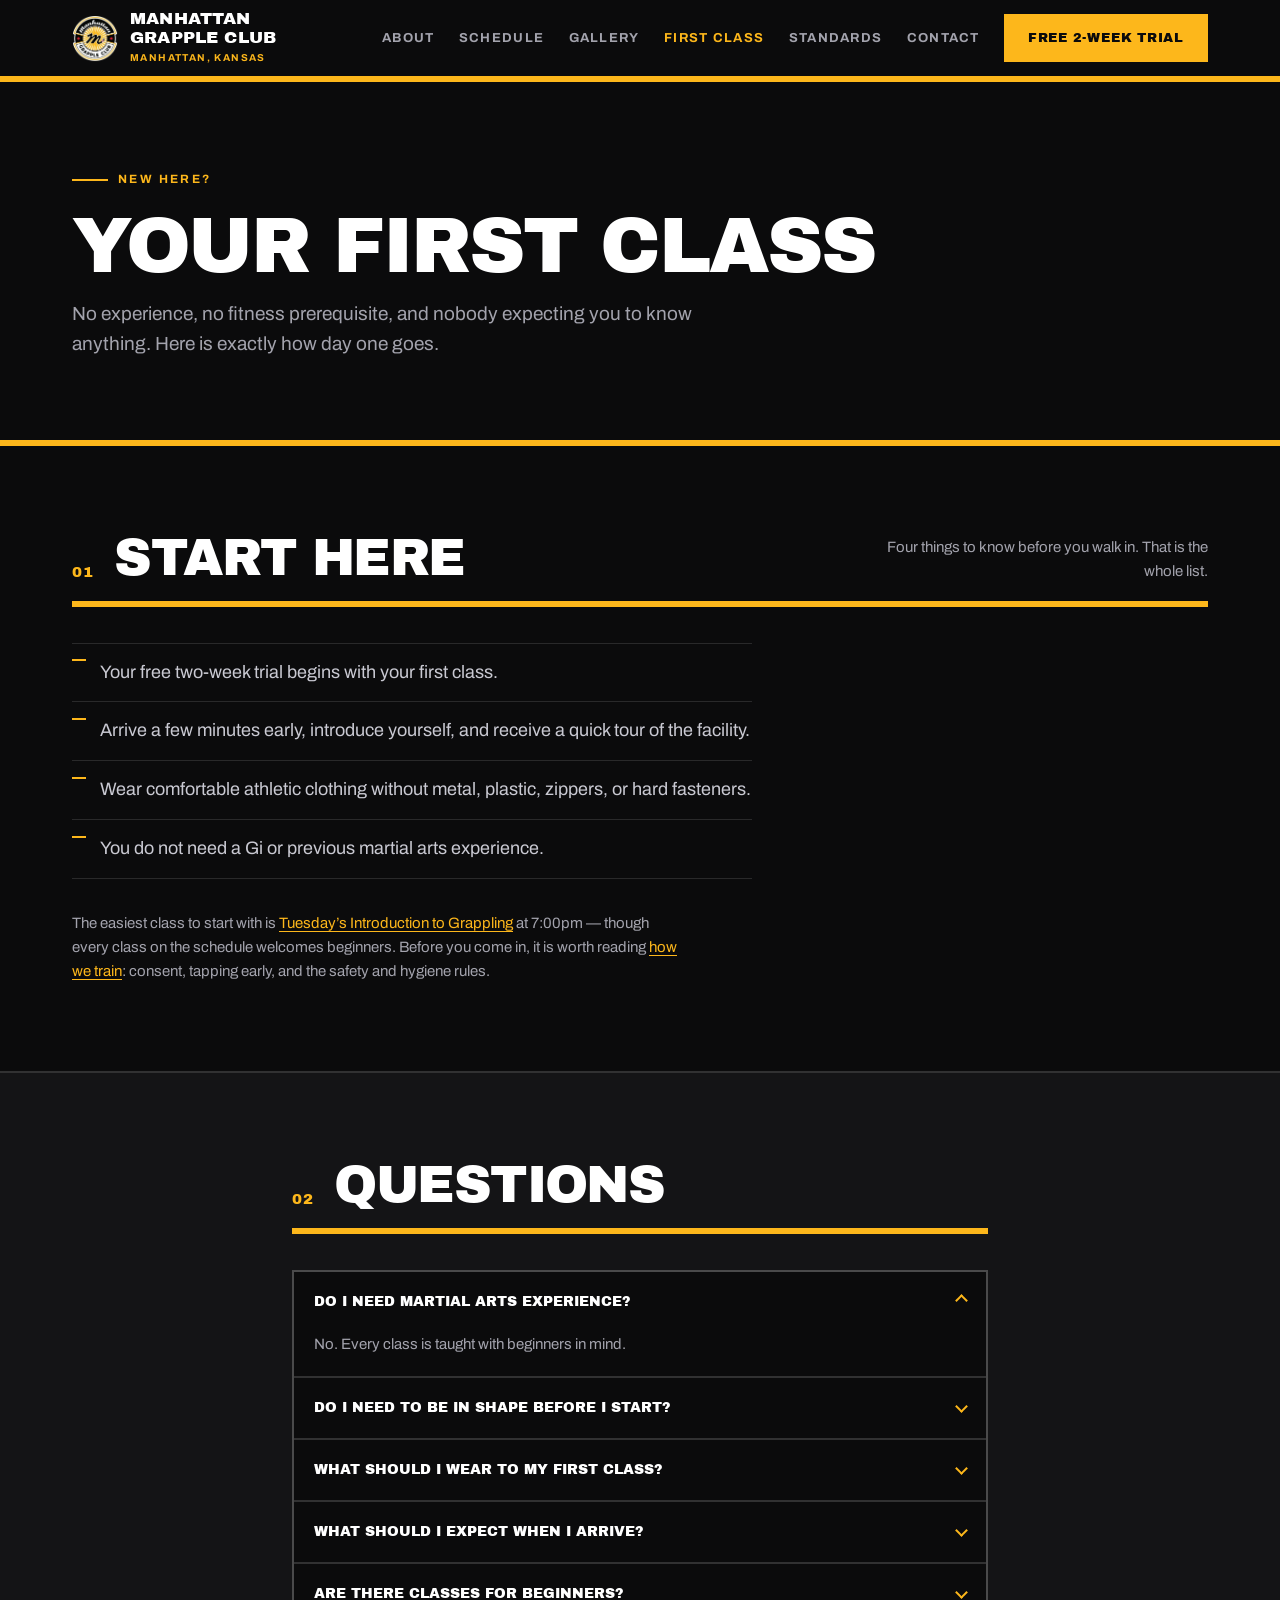
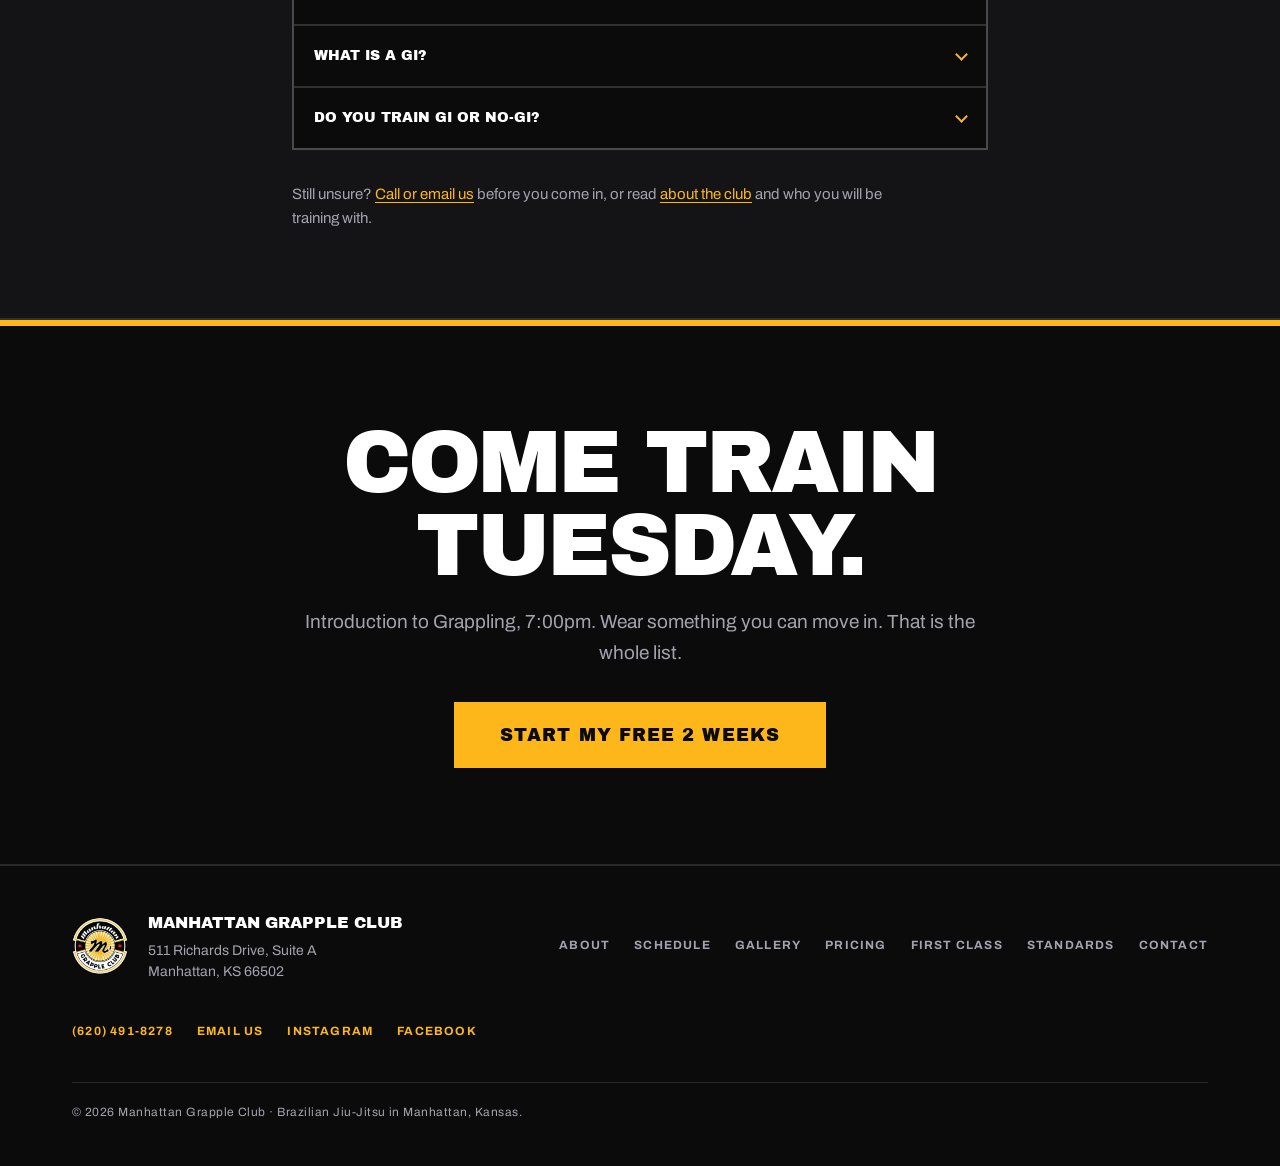
<file: site/first-class.html>
<!DOCTYPE html>
<html lang="en">
<head>
<meta charset="utf-8">
<meta name="viewport" content="width=device-width, initial-scale=1, viewport-fit=cover">
<title>Your First BJJ Class in Manhattan, KS | Manhattan Grapple Club</title>
<meta name="description" content="What to wear, what happens when you arrive, and answers to the questions beginners ask before their first Brazilian Jiu-Jitsu class in Manhattan, Kansas.">
<meta name="theme-color" content="#0B0B0C">
<meta name="robots" content="index, follow, max-image-preview:large">
<link rel="canonical" href="https://www.manhattangrappleclub.com/first-class">

<meta property="og:type" content="website">
<meta property="og:site_name" content="Manhattan Grapple Club">
<meta property="og:url" content="https://www.manhattangrappleclub.com/first-class">
<meta property="og:title" content="Your First BJJ Class in Manhattan, KS">
<meta property="og:description" content="No experience and no fitness prerequisite. Here is what to wear, what happens when you arrive, and every question beginners ask us.">
<meta property="og:image" content="https://www.manhattangrappleclub.com/assets/img/photos/hero-1800.webp">
<meta property="og:image:width" content="1800">
<meta property="og:image:height" content="1350">
<meta property="og:image:alt" content="The training mats at Manhattan Grapple Club in Manhattan, Kansas.">
<meta property="og:locale" content="en_US">
<meta name="twitter:card" content="summary_large_image">
<meta name="twitter:title" content="Your First BJJ Class in Manhattan, KS">
<meta name="twitter:description" content="No experience and no fitness prerequisite. Here is what to wear, what happens when you arrive, and every question beginners ask us.">
<meta name="twitter:image" content="https://www.manhattangrappleclub.com/assets/img/photos/hero-1800.webp">
<meta name="twitter:image:alt" content="The training mats at Manhattan Grapple Club in Manhattan, Kansas.">

<link rel="icon" href="assets/img/badge.webp" type="image/webp">
<link rel="apple-touch-icon" href="assets/img/badge.webp">

<!-- CollegiateClub direction: Archivo Black display + Archivo body.
     Archivo Black is a SINGLE-WEIGHT family that registers as 400 — it is never
     requested at 700/800/900, which would trigger synthetic bolding. -->
<link rel="preconnect" href="https://fonts.googleapis.com">
<link rel="preconnect" href="https://fonts.gstatic.com" crossorigin>
<link rel="stylesheet" href="https://fonts.googleapis.com/css2?family=Archivo+Black&family=Archivo:wght@400;500;600;700&display=swap">

<link rel="stylesheet" href="assets/css/styles.css">
<!--
  FAQPage. Every question and answer below is a verbatim copy of what is rendered on the
  page — structured data that does not match the visible page is a guidelines violation,
  so if you edit an answer in the markup, edit it here too.
  The `about` reference reuses the home page's @id rather than re-declaring the business.
-->
<script type="application/ld+json">
{
  "@context": "https://schema.org",
  "@type": "FAQPage",
  "@id": "https://www.manhattangrappleclub.com/first-class#faq",
  "url": "https://www.manhattangrappleclub.com/first-class",
  "about": { "@id": "https://www.manhattangrappleclub.com/#club" },
  "mainEntity": [
    {
      "@type": "Question",
      "name": "Do I need martial arts experience?",
      "acceptedAnswer": { "@type": "Answer", "text": "No. Every class is taught with beginners in mind." }
    },
    {
      "@type": "Question",
      "name": "Do I need to be in shape before I start?",
      "acceptedAnswer": { "@type": "Answer", "text": "Not at all. We do jiu-jitsu to get in shape." }
    },
    {
      "@type": "Question",
      "name": "What should I wear to my first class?",
      "acceptedAnswer": { "@type": "Answer", "text": "Wear comfortable athletic clothing without metal, plastic, zippers, or hard fasteners. You do not need a Gi for your first class." }
    },
    {
      "@type": "Question",
      "name": "What should I expect when I arrive?",
      "acceptedAnswer": { "@type": "Answer", "text": "You will receive a warm welcome and a quick tour of the training mats, seating area, and restroom." }
    },
    {
      "@type": "Question",
      "name": "Are there classes for beginners?",
      "acceptedAnswer": { "@type": "Answer", "text": "Yes. Every class welcomes beginners, but Tuesday's Introduction to Grappling class is the easiest place to start." }
    },
    {
      "@type": "Question",
      "name": "What is a Gi?",
      "acceptedAnswer": { "@type": "Answer", "text": "A Gi is the uniform traditionally worn for Brazilian Jiu-Jitsu and Judo training." }
    },
    {
      "@type": "Question",
      "name": "Do you train Gi or No-Gi?",
      "acceptedAnswer": { "@type": "Answer", "text": "Both. The club rotates between Gi and No-Gi training weekly." }
    }
  ]
}
</script>
</head>
<body>

<a class="skip-link" href="#main">Skip to content</a>

<header class="site-header" id="top">
  <div class="wrap header-inner">
    <a class="lockup" href="index.html" aria-label="Manhattan Grapple Club, home">
      <!-- badge is 984x1015 (ratio 0.9697) — the reserved box must match or it shifts on decode.
           Small slots use the 192px encode (18KB); the hero uses the 384px one. -->
      <img src="assets/img/badge-sm.webp" alt="Manhattan Grapple Club badge" width="46" height="47" class="lockup-badge">
      <span class="lockup-text">
        <span class="lockup-name">Manhattan<br>Grapple Club</span>
        <span class="lockup-place">Manhattan, Kansas</span>
      </span>
    </a>

    <!-- Desktop nav, 1025px and up. Hidden below that, where the menu below takes over.
         display:none removes it from the accessibility tree, so only one of the two
         navs is ever exposed. -->
    <nav class="site-nav" aria-label="Pages">
      <a href="about.html">About</a>
      <a href="index.html#schedule">Schedule</a>
      <a href="gallery.html">Gallery</a>
      <a href="first-class.html" aria-current="page">First Class</a>
      <a href="standards.html">Standards</a>
      <a href="contact.html">Contact</a>
    </nav>

    <a class="btn btn-primary btn-sm header-cta"
       href="https://matadmin.app/inquire/LKbo31K6UCZ7r5vx-By8YBsnuNcw5vi0GzneSs_qHOA?src=embed"
       target="_blank" rel="noopener">
      Free 2-week trial<span class="sr-only"> (opens in a new tab)</span>
    </a>

    <!-- Mobile menu. Built on <details>/<summary> so it opens, closes, and is
         keyboard operable with no JavaScript at all — the browser handles the
         expanded state natively. JS only adds Escape, outside-click, and
         close-on-navigate. Carries more links than the desktop nav, plus the
         trial CTA, which is otherwise absent from the header on mobile. -->
    <details class="menu" id="menu">
      <summary class="menu-btn" aria-label="Menu">
        <span class="menu-bars" aria-hidden="true"></span>
      </summary>
      <nav class="menu-panel" aria-label="Pages">
        <a href="index.html">Home</a>
        <a href="about.html">About the club</a>
        <a href="index.html#schedule">Class schedule</a>
        <a href="index.html#womens">Women&rsquo;s BJJ</a>
        <a href="gallery.html">Photo gallery</a>
        <a href="index.html#pricing">Trial &amp; pricing</a>
        <a href="index.html#coach">Who you&rsquo;ll train with</a>
        <a href="first-class.html" aria-current="page">Your first class</a>
        <a href="first-class.html#faq">Questions</a>
        <a href="standards.html">Community standards</a>
        <a href="contact.html">Contact &amp; directions</a>
        <a class="btn btn-primary btn-block menu-cta"
           href="https://matadmin.app/inquire/LKbo31K6UCZ7r5vx-By8YBsnuNcw5vi0GzneSs_qHOA?src=embed"
           target="_blank" rel="noopener">
          Start my free 2 weeks<span class="sr-only"> (opens in a new tab)</span>
        </a>
      </nav>
    </details>
  </div>
</header>

<!-- tabindex="-1" so the skip link actually moves focus in Safari, not just scroll -->
<main id="main" tabindex="-1">

  <!-- ============ PAGE HEAD ============ -->
  <section class="pagehead" aria-labelledby="page-title">
    <div class="wrap">
      <p class="eyebrow">New here?</p>
      <h1 id="page-title">Your First Class</h1>
      <p class="pagehead-lede">No experience, no fitness prerequisite, and nobody expecting you to know anything. Here is exactly how day one goes.</p>
    </div>
  </section>
  <!-- ============ FIRST CLASS ============ -->
  <section class="section" id="first-class" aria-labelledby="first-title">
    <div class="wrap">
      <div class="secthead">
        <span class="secthead-n" aria-hidden="true">01</span>
        <h2 id="first-title">Start Here</h2>
        <p class="secthead-note">Four things to know before you walk in. That is the whole list.</p>
      </div>

      <!-- Bullets, not numbered steps: none of these happens "after" another one, and
           numbering them implied a sequence a first-timer then worried about getting
           wrong. Same `.ticks` idiom as the trial card on the home page. -->
      <ul class="bullets bullets-lg">
        <li>Your free two-week trial begins with your first class.</li>
        <li>Arrive a few minutes early, introduce yourself, and receive a quick tour of the facility.</li>
        <li>Wear comfortable athletic clothing without metal, plastic, zippers, or hard fasteners.</li>
        <li>You do not need a Gi or previous martial arts experience.</li>
      </ul>

      <p class="section-note">
        The easiest class to start with is <a href="index.html#schedule">Tuesday&rsquo;s Introduction to
        Grappling</a> at 7:00pm &mdash; though every class on the schedule welcomes beginners. Before you
        come in, it is worth reading <a href="standards.html">how we train</a>: consent, tapping early,
        and the safety and hygiene rules.
      </p>
    </div>
  </section>
  <!-- ============ FAQ ============ -->
  <section class="section section-alt" id="faq" aria-labelledby="faq-title">
    <div class="wrap wrap-narrow">
      <div class="secthead">
        <span class="secthead-n" aria-hidden="true">02</span>
        <h2 id="faq-title">Questions</h2>
      </div>

      <!-- <details> is a NATIVE disclosure: every question and every answer is present in
           the rendered HTML and readable with JavaScript off, so nothing here is hidden
           from a crawler or from a visitor whose script fails. The first is open so the
           pattern is obvious without a tap. -->
      <div class="faq">
        <details open>
          <summary>Do I need martial arts experience?</summary>
          <div class="faq-a"><p>No. Every class is taught with beginners in mind.</p></div>
        </details>
        <details>
          <summary>Do I need to be in shape before I start?</summary>
          <div class="faq-a"><p>Not at all. We do jiu-jitsu to get in shape.</p></div>
        </details>
        <details>
          <summary>What should I wear to my first class?</summary>
          <div class="faq-a"><p>Wear comfortable athletic clothing without metal, plastic, zippers, or hard fasteners. You do not need a Gi for your first class.</p></div>
        </details>
        <details>
          <summary>What should I expect when I arrive?</summary>
          <div class="faq-a"><p>You will receive a warm welcome and a quick tour of the training mats, seating area, and restroom.</p></div>
        </details>
        <details>
          <summary>Are there classes for beginners?</summary>
          <div class="faq-a"><p>Yes. Every class welcomes beginners, but Tuesday&rsquo;s Introduction to Grappling class is the easiest place to start.</p></div>
        </details>
        <details>
          <summary>What is a Gi?</summary>
          <div class="faq-a"><p>A Gi is the uniform traditionally worn for Brazilian Jiu-Jitsu and Judo training.</p></div>
        </details>
        <details>
          <summary>Do you train Gi or No-Gi?</summary>
          <div class="faq-a"><p>Both. The club rotates between Gi and No-Gi training weekly.</p></div>
        </details>
      </div>

      <p class="section-note">
        Still unsure? <a href="contact.html">Call or email us</a> before you come in, or read
        <a href="about.html">about the club</a> and who you will be training with.
      </p>

    </div>
  </section>
  <!-- ============ FINAL CTA ============ -->
  <section class="section final-cta" id="join" aria-labelledby="join-title">
    <div class="wrap wrap-narrow center">
      <h2 id="join-title">Come train Tuesday.</h2>
      <p class="section-lede">
        Introduction to Grappling, 7:00pm. Wear something you can move in. That is the whole list.
      </p>
      <a class="btn btn-primary btn-lg"
         href="https://matadmin.app/inquire/LKbo31K6UCZ7r5vx-By8YBsnuNcw5vi0GzneSs_qHOA?src=embed"
         target="_blank" rel="noopener">
        Start my free 2 weeks<span class="sr-only"> (opens in a new tab)</span>
      </a>
    </div>
  </section>

</main>

<footer class="site-footer">
  <div class="wrap footer-inner">
    <div class="footer-brand">
      <img src="assets/img/badge-sm.webp" alt="" width="56" height="58" aria-hidden="true" loading="lazy">
      <div>
        <p class="footer-name">Manhattan Grapple Club</p>
        <address class="footer-addr">511 Richards Drive, Suite A<br>Manhattan, KS 66502</address>
      </div>
    </div>

    <nav class="footer-links" aria-label="Footer">
      <a href="about.html">About</a>
      <a href="index.html#schedule">Schedule</a>
      <a href="gallery.html">Gallery</a>
      <a href="index.html#pricing">Pricing</a>
      <a href="first-class.html">First class</a>
      <a href="standards.html">Standards</a>
      <a href="contact.html">Contact</a>
    </nav>

    <div class="footer-social">
      <a href="tel:+16204918278">(620) 491-8278</a>
      <a href="mailto:info@manhattangrappleclub.com">Email us</a>
      <a href="https://www.instagram.com/manhattangrappleclub/" target="_blank" rel="noopener noreferrer">Instagram<span class="sr-only"> (opens in a new tab)</span></a>
      <a href="https://www.facebook.com/61578537733611" target="_blank" rel="noopener noreferrer">Facebook<span class="sr-only"> (opens in a new tab)</span></a>
    </div>

    <p class="footer-legal">&copy; 2026 Manhattan Grapple Club &middot; Brazilian Jiu-Jitsu in Manhattan, Kansas.</p>
  </div>
</footer>

<div class="sticky-cta" id="stickyCta" hidden>
  <a class="btn btn-primary btn-block"
     href="https://matadmin.app/inquire/LKbo31K6UCZ7r5vx-By8YBsnuNcw5vi0GzneSs_qHOA?src=embed"
     target="_blank" rel="noopener">
    Start my free 2 weeks<span class="sr-only"> (opens in a new tab)</span>
  </a>
</div>

<script src="assets/js/main.js" defer></script>
</body>
</html>
</file>
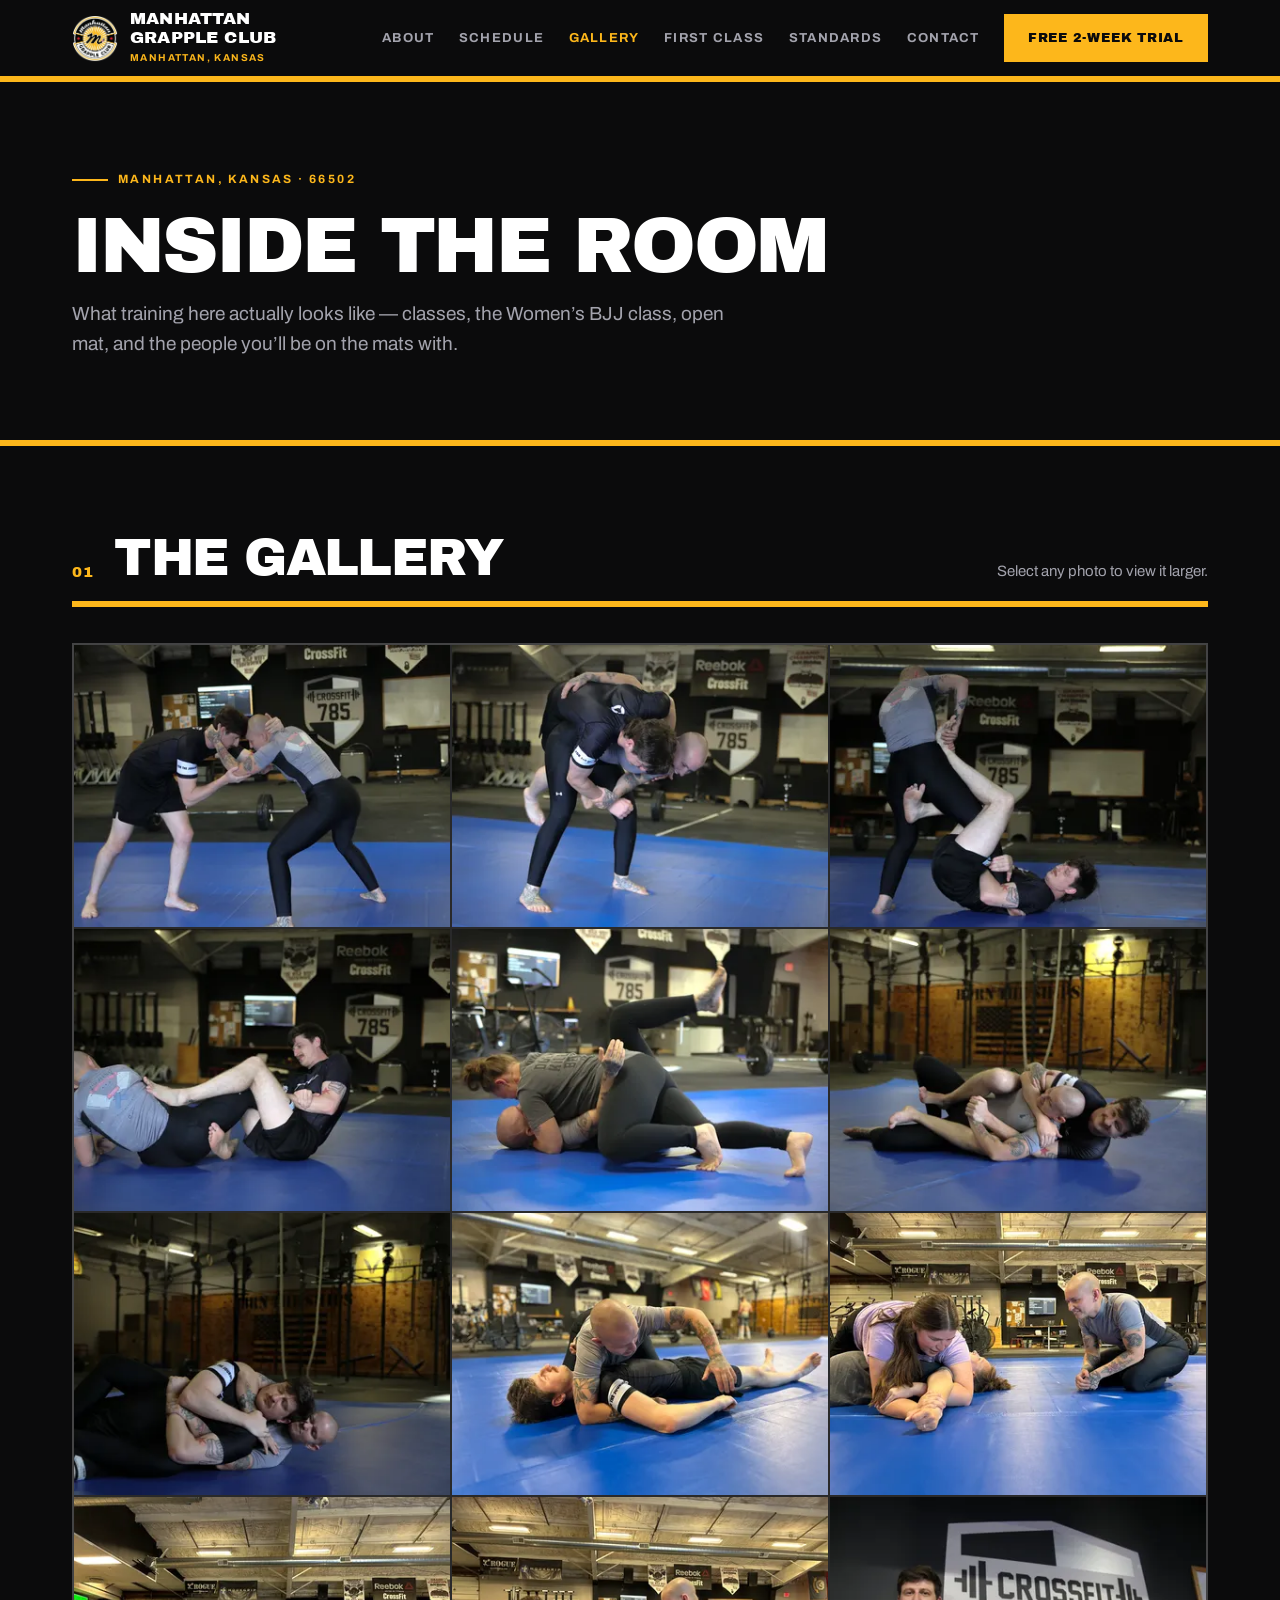
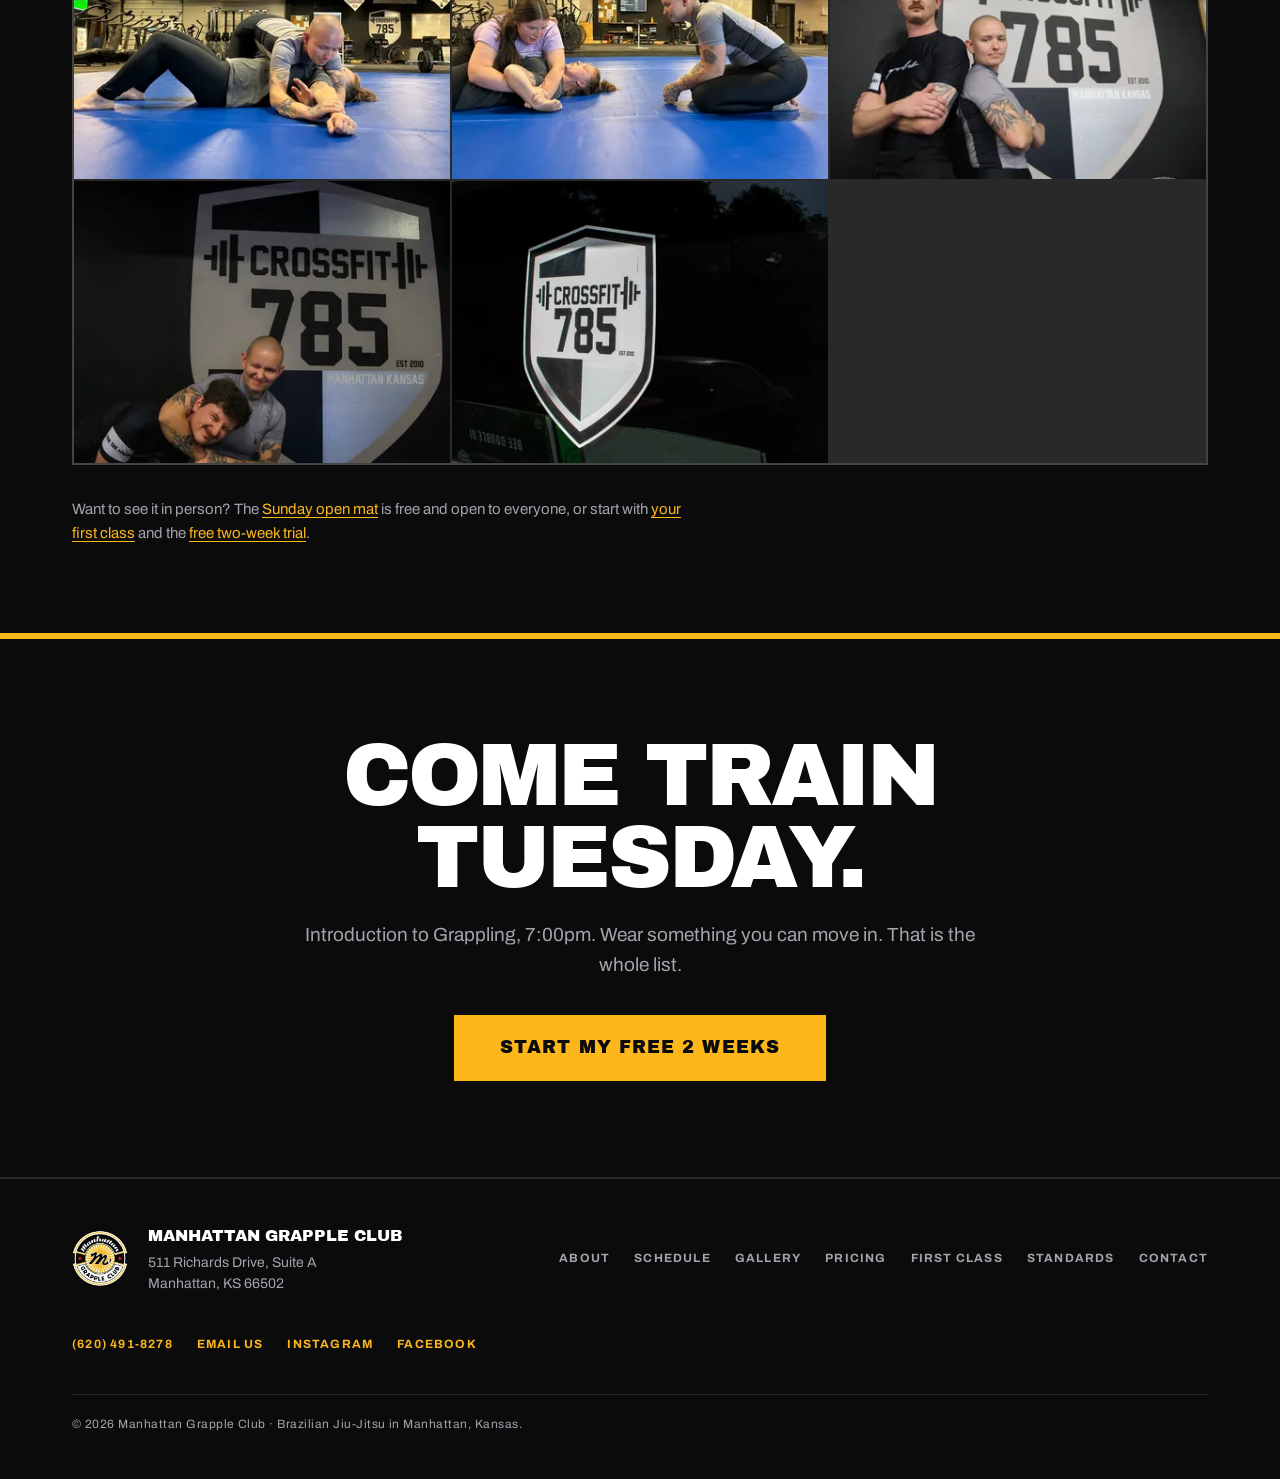
<file: site/gallery.html>
<!DOCTYPE html>
<html lang="en">
<head>
<meta charset="utf-8">
<meta name="viewport" content="width=device-width, initial-scale=1, viewport-fit=cover">
<title>Photo Gallery | Manhattan Grapple Club BJJ, Manhattan KS</title>
<meta name="description" content="Photos from inside Manhattan Grapple Club &mdash; Brazilian Jiu-Jitsu and grappling training, the Women&rsquo;s BJJ class, and the coaches, in Manhattan, Kansas.">
<meta name="theme-color" content="#0B0B0C">
<meta name="robots" content="index, follow, max-image-preview:large">
<link rel="canonical" href="https://www.manhattangrappleclub.com/gallery">

<meta property="og:type" content="website">
<meta property="og:site_name" content="Manhattan Grapple Club">
<meta property="og:url" content="https://www.manhattangrappleclub.com/gallery">
<meta property="og:title" content="Photo Gallery | Manhattan Grapple Club">
<meta property="og:description" content="What training actually looks like at our Manhattan, Kansas gym &mdash; classes, the Women&rsquo;s BJJ class, open mat, and the coaches.">
<meta property="og:image" content="https://www.manhattangrappleclub.com/assets/img/photos/gallery/tieup-full-1600.webp">
<meta property="og:image:width" content="1600">
<meta property="og:image:height" content="1200">
<meta property="og:image:alt" content="Two members in a standing tie-up on the mat at Manhattan Grapple Club.">
<meta property="og:locale" content="en_US">
<meta name="twitter:card" content="summary_large_image">
<meta name="twitter:title" content="Photo Gallery | Manhattan Grapple Club">
<meta name="twitter:description" content="What training actually looks like at our Manhattan, Kansas gym &mdash; classes, the Women&rsquo;s BJJ class, open mat, and the coaches.">
<meta name="twitter:image" content="https://www.manhattangrappleclub.com/assets/img/photos/gallery/tieup-full-1600.webp">
<meta name="twitter:image:alt" content="Two members in a standing tie-up on the mat at Manhattan Grapple Club.">

<link rel="icon" href="assets/img/badge.webp" type="image/webp">
<link rel="apple-touch-icon" href="assets/img/badge.webp">

<!-- CollegiateClub direction: Archivo Black display + Archivo body.
     Archivo Black is a SINGLE-WEIGHT family that registers as 400 — it is never
     requested at 700/800/900, which would trigger synthetic bolding. -->
<link rel="preconnect" href="https://fonts.googleapis.com">
<link rel="preconnect" href="https://fonts.gstatic.com" crossorigin>
<link rel="stylesheet" href="https://fonts.googleapis.com/css2?family=Archivo+Black&family=Archivo:wght@400;500;600;700&display=swap">

<link rel="stylesheet" href="assets/css/styles.css">
<!--
  ImageGallery. Each caption here matches the caption rendered on the page, and
  every contentUrl is an absolute url to an image a crawler can actually fetch —
  which is the whole point of the markup. The business itself is declared ONCE, on
  the home page; this references that @id rather than minting a second entity.
-->
<script type="application/ld+json">
{
  "@context": "https://schema.org",
  "@type": "ImageGallery",
  "@id": "https://www.manhattangrappleclub.com/gallery#gallery",
  "url": "https://www.manhattangrappleclub.com/gallery",
  "name": "Manhattan Grapple Club photo gallery",
  "description": "Photos from inside Manhattan Grapple Club — Brazilian Jiu-Jitsu and grappling training, the Women's BJJ class, and the coaches, in Manhattan, Kansas.",
  "inLanguage": "en-US",
  "about": { "@id": "https://www.manhattangrappleclub.com/#club" },
  "associatedMedia": [
    {
      "@type": "ImageObject",
      "contentUrl": "https://www.manhattangrappleclub.com/assets/img/photos/gallery/tieup-full-1600.webp",
      "thumbnailUrl": "https://www.manhattangrappleclub.com/assets/img/photos/gallery/tieup-800.webp",
      "width": 1600,
      "height": 1067,
      "caption": "Standing grips",
      "representativeOfPage": true
    },
    {
      "@type": "ImageObject",
      "contentUrl": "https://www.manhattangrappleclub.com/assets/img/photos/gallery/takedown-full-1600.webp",
      "thumbnailUrl": "https://www.manhattangrappleclub.com/assets/img/photos/gallery/takedown-800.webp",
      "width": 1600,
      "height": 1067,
      "caption": "Takedown",
      "representativeOfPage": false
    },
    {
      "@type": "ImageObject",
      "contentUrl": "https://www.manhattangrappleclub.com/assets/img/photos/gallery/sweep-full-1600.webp",
      "thumbnailUrl": "https://www.manhattangrappleclub.com/assets/img/photos/gallery/sweep-800.webp",
      "width": 1600,
      "height": 1067,
      "caption": "Guard work",
      "representativeOfPage": false
    },
    {
      "@type": "ImageObject",
      "contentUrl": "https://www.manhattangrappleclub.com/assets/img/photos/gallery/legs-full-1600.webp",
      "thumbnailUrl": "https://www.manhattangrappleclub.com/assets/img/photos/gallery/legs-800.webp",
      "width": 1600,
      "height": 1067,
      "caption": "Leg entanglement",
      "representativeOfPage": false
    },
    {
      "@type": "ImageObject",
      "contentUrl": "https://www.manhattangrappleclub.com/assets/img/photos/gallery/guardpass-full-1600.webp",
      "thumbnailUrl": "https://www.manhattangrappleclub.com/assets/img/photos/gallery/guardpass-800.webp",
      "width": 1600,
      "height": 1067,
      "caption": "Top position",
      "representativeOfPage": false
    },
    {
      "@type": "ImageObject",
      "contentUrl": "https://www.manhattangrappleclub.com/assets/img/photos/gallery/backcontrol-full-1600.webp",
      "thumbnailUrl": "https://www.manhattangrappleclub.com/assets/img/photos/gallery/backcontrol-800.webp",
      "width": 1600,
      "height": 1067,
      "caption": "Back control",
      "representativeOfPage": false
    },
    {
      "@type": "ImageObject",
      "contentUrl": "https://www.manhattangrappleclub.com/assets/img/photos/gallery/backcontrol2-full-1600.webp",
      "thumbnailUrl": "https://www.manhattangrappleclub.com/assets/img/photos/gallery/backcontrol2-800.webp",
      "width": 1600,
      "height": 1067,
      "caption": "Back control",
      "representativeOfPage": false
    },
    {
      "@type": "ImageObject",
      "contentUrl": "https://www.manhattangrappleclub.com/assets/img/photos/gallery/sidecontrol-full-1600.webp",
      "thumbnailUrl": "https://www.manhattangrappleclub.com/assets/img/photos/gallery/sidecontrol-800.webp",
      "width": 1600,
      "height": 1200,
      "caption": "Side control",
      "representativeOfPage": false
    },
    {
      "@type": "ImageObject",
      "contentUrl": "https://www.manhattangrappleclub.com/assets/img/photos/gallery/womens-coaching-full-1600.webp",
      "thumbnailUrl": "https://www.manhattangrappleclub.com/assets/img/photos/gallery/womens-coaching-800.webp",
      "width": 1600,
      "height": 1200,
      "caption": "Women's BJJ · Wednesdays",
      "representativeOfPage": false
    },
    {
      "@type": "ImageObject",
      "contentUrl": "https://www.manhattangrappleclub.com/assets/img/photos/gallery/womens-drill-full-1600.webp",
      "thumbnailUrl": "https://www.manhattangrappleclub.com/assets/img/photos/gallery/womens-drill-800.webp",
      "width": 1600,
      "height": 1200,
      "caption": "Drilling",
      "representativeOfPage": false
    },
    {
      "@type": "ImageObject",
      "contentUrl": "https://www.manhattangrappleclub.com/assets/img/photos/gallery/womens-class-full-1600.webp",
      "thumbnailUrl": "https://www.manhattangrappleclub.com/assets/img/photos/gallery/womens-class-800.webp",
      "width": 1600,
      "height": 1200,
      "caption": "Women's BJJ",
      "representativeOfPage": false
    },
    {
      "@type": "ImageObject",
      "contentUrl": "https://www.manhattangrappleclub.com/assets/img/photos/gallery/coaches-full-1600.webp",
      "thumbnailUrl": "https://www.manhattangrappleclub.com/assets/img/photos/gallery/coaches-800.webp",
      "width": 1600,
      "height": 1067,
      "caption": "Coach Hunter & Coach Annie",
      "representativeOfPage": false
    },
    {
      "@type": "ImageObject",
      "contentUrl": "https://www.manhattangrappleclub.com/assets/img/photos/gallery/coaches-fun-full-1600.webp",
      "thumbnailUrl": "https://www.manhattangrappleclub.com/assets/img/photos/gallery/coaches-fun-800.webp",
      "width": 1600,
      "height": 1460,
      "caption": "Off the clock",
      "representativeOfPage": false
    },
    {
      "@type": "ImageObject",
      "contentUrl": "https://www.manhattangrappleclub.com/assets/img/photos/gallery/door-decal-full-1600.webp",
      "thumbnailUrl": "https://www.manhattangrappleclub.com/assets/img/photos/gallery/door-decal-800.webp",
      "width": 1600,
      "height": 1067,
      "caption": "Look for this door",
      "representativeOfPage": false
    }
  ]
}
</script>
</head>
<body>

<a class="skip-link" href="#main">Skip to content</a>

<header class="site-header" id="top">
  <div class="wrap header-inner">
    <a class="lockup" href="index.html" aria-label="Manhattan Grapple Club, home">
      <!-- badge is 984x1015 (ratio 0.9697) — the reserved box must match or it shifts on decode.
           Small slots use the 192px encode (18KB); the hero uses the 384px one. -->
      <img src="assets/img/badge-sm.webp" alt="Manhattan Grapple Club badge" width="46" height="47" class="lockup-badge">
      <span class="lockup-text">
        <span class="lockup-name">Manhattan<br>Grapple Club</span>
        <span class="lockup-place">Manhattan, Kansas</span>
      </span>
    </a>

    <!-- Desktop nav, 1025px and up. Hidden below that, where the menu below takes over.
         display:none removes it from the accessibility tree, so only one of the two
         navs is ever exposed. -->
    <nav class="site-nav" aria-label="Pages">
      <a href="about.html">About</a>
      <a href="index.html#schedule">Schedule</a>
      <a href="gallery.html" aria-current="page">Gallery</a>
      <a href="first-class.html">First Class</a>
      <a href="standards.html">Standards</a>
      <a href="contact.html">Contact</a>
    </nav>

    <a class="btn btn-primary btn-sm header-cta"
       href="https://matadmin.app/inquire/LKbo31K6UCZ7r5vx-By8YBsnuNcw5vi0GzneSs_qHOA?src=embed"
       target="_blank" rel="noopener">
      Free 2-week trial<span class="sr-only"> (opens in a new tab)</span>
    </a>

    <!-- Mobile menu. Built on <details>/<summary> so it opens, closes, and is
         keyboard operable with no JavaScript at all — the browser handles the
         expanded state natively. JS only adds Escape, outside-click, and
         close-on-navigate. Carries more links than the desktop nav, plus the
         trial CTA, which is otherwise absent from the header on mobile. -->
    <details class="menu" id="menu">
      <summary class="menu-btn" aria-label="Menu">
        <span class="menu-bars" aria-hidden="true"></span>
      </summary>
      <nav class="menu-panel" aria-label="Pages">
        <a href="index.html">Home</a>
        <a href="about.html">About the club</a>
        <a href="index.html#schedule">Class schedule</a>
        <a href="index.html#womens">Women&rsquo;s BJJ</a>
        <a href="gallery.html" aria-current="page">Photo gallery</a>
        <a href="index.html#pricing">Trial &amp; pricing</a>
        <a href="index.html#coach">Who you&rsquo;ll train with</a>
        <a href="first-class.html">Your first class</a>
        <a href="first-class.html#faq">Questions</a>
        <a href="standards.html">Community standards</a>
        <a href="contact.html">Contact &amp; directions</a>
        <a class="btn btn-primary btn-block menu-cta"
           href="https://matadmin.app/inquire/LKbo31K6UCZ7r5vx-By8YBsnuNcw5vi0GzneSs_qHOA?src=embed"
           target="_blank" rel="noopener">
          Start my free 2 weeks<span class="sr-only"> (opens in a new tab)</span>
        </a>
      </nav>
    </details>
  </div>
</header>

<!-- tabindex="-1" so the skip link actually moves focus in Safari, not just scroll -->
<main id="main" tabindex="-1">

  <!-- ============ PAGE HEAD ============ -->
  <section class="pagehead" aria-labelledby="page-title">
    <div class="wrap">
      <p class="eyebrow">Manhattan, Kansas &middot; 66502</p>
      <h1 id="page-title">Inside The Room</h1>
      <p class="pagehead-lede">What training here actually looks like &mdash; classes, the Women&rsquo;s BJJ class, open mat, and the people you&rsquo;ll be on the mats with.</p>
    </div>
  </section>

  <!-- ============ GALLERY ============ -->
  <section class="section" id="photos" aria-labelledby="photos-title">
    <div class="wrap">
      <div class="secthead">
        <span class="secthead-n" aria-hidden="true">01</span>
        <h2 id="photos-title">The Gallery</h2>
        <p class="secthead-note">Select any photo to view it larger.</p>
      </div>

      <!-- Each thumbnail is a LINK to the full-size image, not a button. With
           JavaScript off the link simply opens the photo; with it on, main.js
           intercepts the click and opens the <dialog> below instead. -->
      <ul class="gallery" id="gallery">
        <li>
          <a class="gal-item"
             href="assets/img/photos/gallery/tieup-full-1600.webp"
             data-srcset="assets/img/photos/gallery/tieup-full-800.webp 800w, assets/img/photos/gallery/tieup-full-1600.webp 1600w"
             data-w="1600" data-h="1067"
             data-caption="Standing grips">
            <img src="assets/img/photos/gallery/tieup-400.webp"
                 srcset="assets/img/photos/gallery/tieup-400.webp 400w,
                         assets/img/photos/gallery/tieup-800.webp 800w"
                 sizes="(min-width: 1025px) 390px, (min-width: 620px) 50vw, 100vw"
                 width="800" height="600" loading="eager" fetchpriority="high" decoding="async"
                 alt="Two members in a standing tie-up on the mat, hands fighting for grips.">
            <span class="sr-only"> &mdash; view larger</span>
          </a>
        </li>
        <li>
          <a class="gal-item"
             href="assets/img/photos/gallery/takedown-full-1600.webp"
             data-srcset="assets/img/photos/gallery/takedown-full-800.webp 800w, assets/img/photos/gallery/takedown-full-1600.webp 1600w"
             data-w="1600" data-h="1067"
             data-caption="Takedown">
            <img src="assets/img/photos/gallery/takedown-400.webp"
                 srcset="assets/img/photos/gallery/takedown-400.webp 400w,
                         assets/img/photos/gallery/takedown-800.webp 800w"
                 sizes="(min-width: 1025px) 390px, (min-width: 620px) 50vw, 100vw"
                 width="800" height="600" loading="eager" decoding="async"
                 alt="One member lifting a training partner off the mat during a takedown.">
            <span class="sr-only"> &mdash; view larger</span>
          </a>
        </li>
        <li>
          <a class="gal-item"
             href="assets/img/photos/gallery/sweep-full-1600.webp"
             data-srcset="assets/img/photos/gallery/sweep-full-800.webp 800w, assets/img/photos/gallery/sweep-full-1600.webp 1600w"
             data-w="1600" data-h="1067"
             data-caption="Guard work">
            <img src="assets/img/photos/gallery/sweep-400.webp"
                 srcset="assets/img/photos/gallery/sweep-400.webp 400w,
                         assets/img/photos/gallery/sweep-800.webp 800w"
                 sizes="(min-width: 1025px) 390px, (min-width: 620px) 50vw, 100vw"
                 width="800" height="600" loading="eager" decoding="async"
                 alt="A member on their back controlling a standing partner&rsquo;s leg.">
            <span class="sr-only"> &mdash; view larger</span>
          </a>
        </li>
        <li>
          <a class="gal-item"
             href="assets/img/photos/gallery/legs-full-1600.webp"
             data-srcset="assets/img/photos/gallery/legs-full-800.webp 800w, assets/img/photos/gallery/legs-full-1600.webp 1600w"
             data-w="1600" data-h="1067"
             data-caption="Leg entanglement">
            <img src="assets/img/photos/gallery/legs-400.webp"
                 srcset="assets/img/photos/gallery/legs-400.webp 400w,
                         assets/img/photos/gallery/legs-800.webp 800w"
                 sizes="(min-width: 1025px) 390px, (min-width: 620px) 50vw, 100vw"
                 width="800" height="600" loading="lazy" decoding="async"
                 alt="Two members seated on the mat with their legs entangled, working for position.">
            <span class="sr-only"> &mdash; view larger</span>
          </a>
        </li>
        <li>
          <a class="gal-item"
             href="assets/img/photos/gallery/guardpass-full-1600.webp"
             data-srcset="assets/img/photos/gallery/guardpass-full-800.webp 800w, assets/img/photos/gallery/guardpass-full-1600.webp 1600w"
             data-w="1600" data-h="1067"
             data-caption="Top position">
            <img src="assets/img/photos/gallery/guardpass-400.webp"
                 srcset="assets/img/photos/gallery/guardpass-400.webp 400w,
                         assets/img/photos/gallery/guardpass-800.webp 800w"
                 sizes="(min-width: 1025px) 390px, (min-width: 620px) 50vw, 100vw"
                 width="800" height="600" loading="lazy" decoding="async"
                 alt="A member settling into a pin on top of their training partner.">
            <span class="sr-only"> &mdash; view larger</span>
          </a>
        </li>
        <li>
          <a class="gal-item"
             href="assets/img/photos/gallery/backcontrol-full-1600.webp"
             data-srcset="assets/img/photos/gallery/backcontrol-full-800.webp 800w, assets/img/photos/gallery/backcontrol-full-1600.webp 1600w"
             data-w="1600" data-h="1067"
             data-caption="Back control">
            <img src="assets/img/photos/gallery/backcontrol-400.webp"
                 srcset="assets/img/photos/gallery/backcontrol-400.webp 400w,
                         assets/img/photos/gallery/backcontrol-800.webp 800w"
                 sizes="(min-width: 1025px) 390px, (min-width: 620px) 50vw, 100vw"
                 width="800" height="600" loading="lazy" decoding="async"
                 alt="A member taking back control of a training partner on the mat.">
            <span class="sr-only"> &mdash; view larger</span>
          </a>
        </li>
        <li>
          <a class="gal-item"
             href="assets/img/photos/gallery/backcontrol2-full-1600.webp"
             data-srcset="assets/img/photos/gallery/backcontrol2-full-800.webp 800w, assets/img/photos/gallery/backcontrol2-full-1600.webp 1600w"
             data-w="1600" data-h="1067"
             data-caption="Back control">
            <img src="assets/img/photos/gallery/backcontrol2-400.webp"
                 srcset="assets/img/photos/gallery/backcontrol2-400.webp 400w,
                         assets/img/photos/gallery/backcontrol2-800.webp 800w"
                 sizes="(min-width: 1025px) 390px, (min-width: 620px) 50vw, 100vw"
                 width="800" height="600" loading="lazy" decoding="async"
                 alt="Two members working from back control on the mat.">
            <span class="sr-only"> &mdash; view larger</span>
          </a>
        </li>
        <li>
          <a class="gal-item"
             href="assets/img/photos/gallery/sidecontrol-full-1600.webp"
             data-srcset="assets/img/photos/gallery/sidecontrol-full-800.webp 800w, assets/img/photos/gallery/sidecontrol-full-1600.webp 1600w"
             data-w="1600" data-h="1200"
             data-caption="Side control">
            <img src="assets/img/photos/gallery/sidecontrol-400.webp"
                 srcset="assets/img/photos/gallery/sidecontrol-400.webp 400w,
                         assets/img/photos/gallery/sidecontrol-800.webp 800w"
                 sizes="(min-width: 1025px) 390px, (min-width: 620px) 50vw, 100vw"
                 width="800" height="600" loading="lazy" decoding="async"
                 alt="A member holding side control while their partner works to escape.">
            <span class="sr-only"> &mdash; view larger</span>
          </a>
        </li>
        <li>
          <a class="gal-item"
             href="assets/img/photos/gallery/womens-coaching-full-1600.webp"
             data-srcset="assets/img/photos/gallery/womens-coaching-full-800.webp 800w, assets/img/photos/gallery/womens-coaching-full-1600.webp 1600w"
             data-w="1600" data-h="1200"
             data-caption="Women&rsquo;s BJJ &middot; Wednesdays">
            <img src="assets/img/photos/gallery/womens-coaching-400.webp"
                 srcset="assets/img/photos/gallery/womens-coaching-400.webp 400w,
                         assets/img/photos/gallery/womens-coaching-800.webp 800w"
                 sizes="(min-width: 1025px) 390px, (min-width: 620px) 50vw, 100vw"
                 width="800" height="600" loading="lazy" decoding="async"
                 alt="Coach Annie kneeling beside two members, talking them through a position in the Women&rsquo;s BJJ class.">
            <span class="sr-only"> &mdash; view larger</span>
          </a>
        </li>
        <li>
          <a class="gal-item"
             href="assets/img/photos/gallery/womens-drill-full-1600.webp"
             data-srcset="assets/img/photos/gallery/womens-drill-full-800.webp 800w, assets/img/photos/gallery/womens-drill-full-1600.webp 1600w"
             data-w="1600" data-h="1200"
             data-caption="Drilling">
            <img src="assets/img/photos/gallery/womens-drill-400.webp"
                 srcset="assets/img/photos/gallery/womens-drill-400.webp 400w,
                         assets/img/photos/gallery/womens-drill-800.webp 800w"
                 sizes="(min-width: 1025px) 390px, (min-width: 620px) 50vw, 100vw"
                 width="800" height="600" loading="lazy" decoding="async"
                 alt="Two members drilling a pin on the mat while a third watches from the side.">
            <span class="sr-only"> &mdash; view larger</span>
          </a>
        </li>
        <li>
          <a class="gal-item"
             href="assets/img/photos/gallery/womens-class-full-1600.webp"
             data-srcset="assets/img/photos/gallery/womens-class-full-800.webp 800w, assets/img/photos/gallery/womens-class-full-1600.webp 1600w"
             data-w="1600" data-h="1200"
             data-caption="Women&rsquo;s BJJ">
            <img src="assets/img/photos/gallery/womens-class-400.webp"
                 srcset="assets/img/photos/gallery/womens-class-400.webp 400w,
                         assets/img/photos/gallery/womens-class-800.webp 800w"
                 sizes="(min-width: 1025px) 390px, (min-width: 620px) 50vw, 100vw"
                 width="800" height="600" loading="lazy" decoding="async"
                 alt="Members of the Women&rsquo;s BJJ class working in pairs across the mat.">
            <span class="sr-only"> &mdash; view larger</span>
          </a>
        </li>
        <li>
          <a class="gal-item"
             href="assets/img/photos/gallery/coaches-full-1600.webp"
             data-srcset="assets/img/photos/gallery/coaches-full-800.webp 800w, assets/img/photos/gallery/coaches-full-1600.webp 1600w"
             data-w="1600" data-h="1067"
             data-caption="Coach Hunter &amp; Coach Annie">
            <img src="assets/img/photos/gallery/coaches-400.webp"
                 srcset="assets/img/photos/gallery/coaches-400.webp 400w,
                         assets/img/photos/gallery/coaches-800.webp 800w"
                 sizes="(min-width: 1025px) 390px, (min-width: 620px) 50vw, 100vw"
                 width="800" height="600" loading="lazy" decoding="async"
                 alt="Coach Hunter and Coach Annie standing back to back in front of the CrossFit 785 wall.">
            <span class="sr-only"> &mdash; view larger</span>
          </a>
        </li>
        <li>
          <a class="gal-item"
             href="assets/img/photos/gallery/coaches-fun-full-1600.webp"
             data-srcset="assets/img/photos/gallery/coaches-fun-full-800.webp 800w, assets/img/photos/gallery/coaches-fun-full-1600.webp 1600w"
             data-w="1600" data-h="1460"
             data-caption="Off the clock">
            <img src="assets/img/photos/gallery/coaches-fun-400.webp"
                 srcset="assets/img/photos/gallery/coaches-fun-400.webp 400w,
                         assets/img/photos/gallery/coaches-fun-800.webp 800w"
                 sizes="(min-width: 1025px) 390px, (min-width: 620px) 50vw, 100vw"
                 width="800" height="600" loading="lazy" decoding="async"
                 alt="Coach Annie holding Coach Hunter in a headlock, both of them laughing.">
            <span class="sr-only"> &mdash; view larger</span>
          </a>
        </li>
        <li>
          <a class="gal-item"
             href="assets/img/photos/gallery/door-decal-full-1600.webp"
             data-srcset="assets/img/photos/gallery/door-decal-full-800.webp 800w, assets/img/photos/gallery/door-decal-full-1600.webp 1600w"
             data-w="1600" data-h="1067"
             data-caption="Look for this door">
            <img src="assets/img/photos/gallery/door-decal-400.webp"
                 srcset="assets/img/photos/gallery/door-decal-400.webp 400w,
                         assets/img/photos/gallery/door-decal-800.webp 800w"
                 sizes="(min-width: 1025px) 390px, (min-width: 620px) 50vw, 100vw"
                 width="800" height="600" loading="lazy" decoding="async"
                 alt="The CrossFit 785 shield decal on the glass front door of the building the club trains in.">
            <span class="sr-only"> &mdash; view larger</span>
          </a>
        </li>
      </ul>

      <p class="section-note">
        Want to see it in person? The <a href="index.html#schedule">Sunday open mat</a> is free and
        open to everyone, or start with <a href="first-class.html">your first class</a> and the
        <a href="https://matadmin.app/inquire/LKbo31K6UCZ7r5vx-By8YBsnuNcw5vi0GzneSs_qHOA?src=embed" target="_blank" rel="noopener">free two-week trial<span class="sr-only"> (opens in a new tab)</span></a>.
      </p>
    </div>
  </section>
  <!-- ============ FINAL CTA ============ -->
  <section class="section final-cta" id="join" aria-labelledby="join-title">
    <div class="wrap wrap-narrow center">
      <h2 id="join-title">Come train Tuesday.</h2>
      <p class="section-lede">
        Introduction to Grappling, 7:00pm. Wear something you can move in. That is the whole list.
      </p>
      <a class="btn btn-primary btn-lg"
         href="https://matadmin.app/inquire/LKbo31K6UCZ7r5vx-By8YBsnuNcw5vi0GzneSs_qHOA?src=embed"
         target="_blank" rel="noopener">
        Start my free 2 weeks<span class="sr-only"> (opens in a new tab)</span>
      </a>
    </div>
  </section>

</main>

<!-- Lightbox. Empty until opened: main.js fills in the image, caption and counter.
     <dialog> gives the modal semantics natively — focus trap, inert background,
     Escape to close, and focus returned to the thumbnail on close. -->
<dialog class="lightbox" id="lightbox" aria-label="Photo viewer">
  <div class="lb-stage">
    <button class="lb-btn lb-close" type="button" aria-label="Close photo viewer">&times;</button>

    <figure class="lb-figure">
      <!-- No width/height here: the lightbox opens the FULL frame of each photo, and
           those differ in aspect — some are portrait. main.js sets the real dimensions
           per photo from the link's data-w/data-h before swapping the src in. -->
      <img id="lbImg" alt="" decoding="async">
    </figure>

    <!-- The arrows live in the bar. Above 641px CSS lifts them out and centres them
         over the image; below it they stay here, in flow, where they cannot cover
         the photo. They are NOT children of .lb-stage — that grid has two rows, and
         extra in-flow children there stretch into full-width blocks. -->
    <div class="lb-bar">
      <button class="lb-btn lb-prev" type="button" aria-label="Previous photo">&larr;</button>
      <p class="lb-count" id="lbCount" aria-live="polite"></p>
      <figcaption class="lb-caption" id="lbCap"></figcaption>
      <button class="lb-btn lb-next" type="button" aria-label="Next photo">&rarr;</button>
    </div>
  </div>
</dialog>

<footer class="site-footer">
  <div class="wrap footer-inner">
    <div class="footer-brand">
      <img src="assets/img/badge-sm.webp" alt="" width="56" height="58" aria-hidden="true" loading="lazy">
      <div>
        <p class="footer-name">Manhattan Grapple Club</p>
        <address class="footer-addr">511 Richards Drive, Suite A<br>Manhattan, KS 66502</address>
      </div>
    </div>

    <nav class="footer-links" aria-label="Footer">
      <a href="about.html">About</a>
      <a href="index.html#schedule">Schedule</a>
      <a href="gallery.html">Gallery</a>
      <a href="index.html#pricing">Pricing</a>
      <a href="first-class.html">First class</a>
      <a href="standards.html">Standards</a>
      <a href="contact.html">Contact</a>
    </nav>

    <div class="footer-social">
      <a href="tel:+16204918278">(620) 491-8278</a>
      <a href="mailto:info@manhattangrappleclub.com">Email us</a>
      <a href="https://www.instagram.com/manhattangrappleclub/" target="_blank" rel="noopener noreferrer">Instagram<span class="sr-only"> (opens in a new tab)</span></a>
      <a href="https://www.facebook.com/61578537733611" target="_blank" rel="noopener noreferrer">Facebook<span class="sr-only"> (opens in a new tab)</span></a>
    </div>

    <p class="footer-legal">&copy; 2026 Manhattan Grapple Club &middot; Brazilian Jiu-Jitsu in Manhattan, Kansas.</p>
  </div>
</footer>

<div class="sticky-cta" id="stickyCta" hidden>
  <a class="btn btn-primary btn-block"
     href="https://matadmin.app/inquire/LKbo31K6UCZ7r5vx-By8YBsnuNcw5vi0GzneSs_qHOA?src=embed"
     target="_blank" rel="noopener">
    Start my free 2 weeks<span class="sr-only"> (opens in a new tab)</span>
  </a>
</div>

<script src="assets/js/main.js" defer></script>
</body>
</html>
</file>
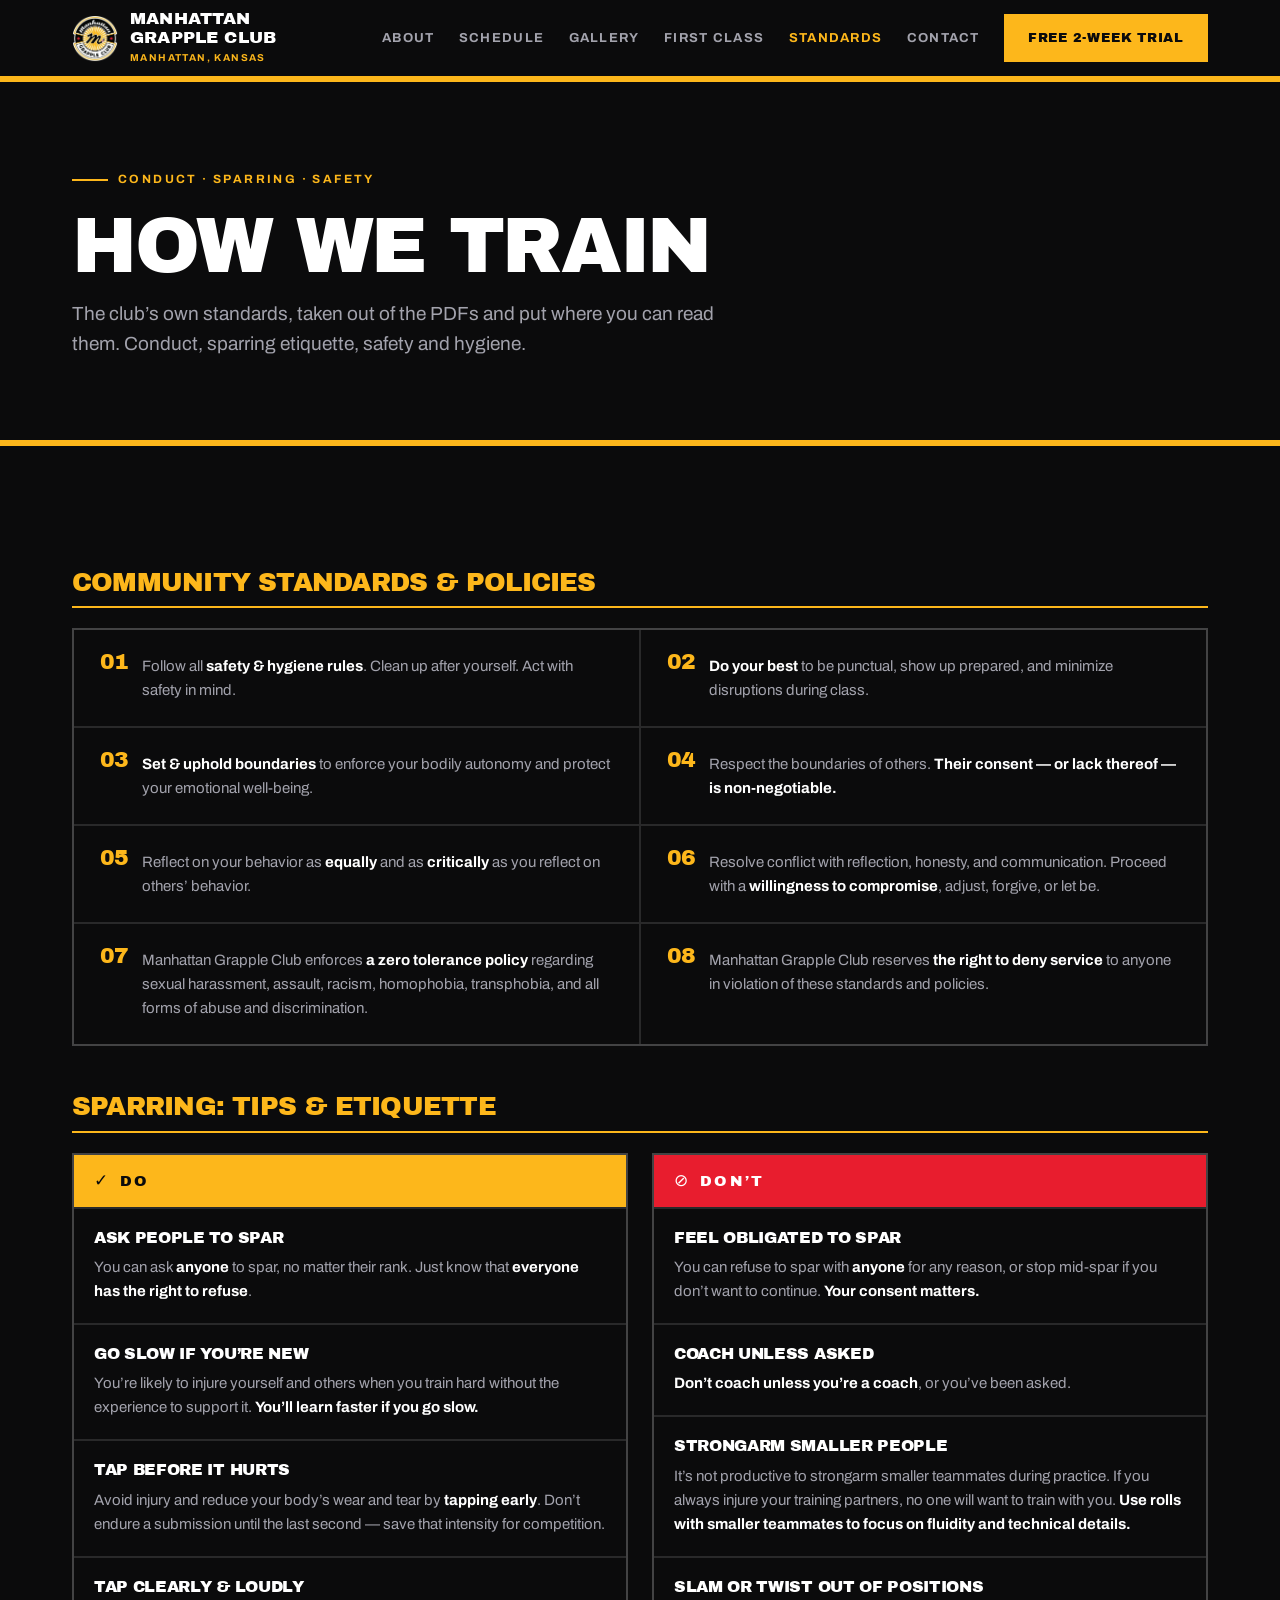
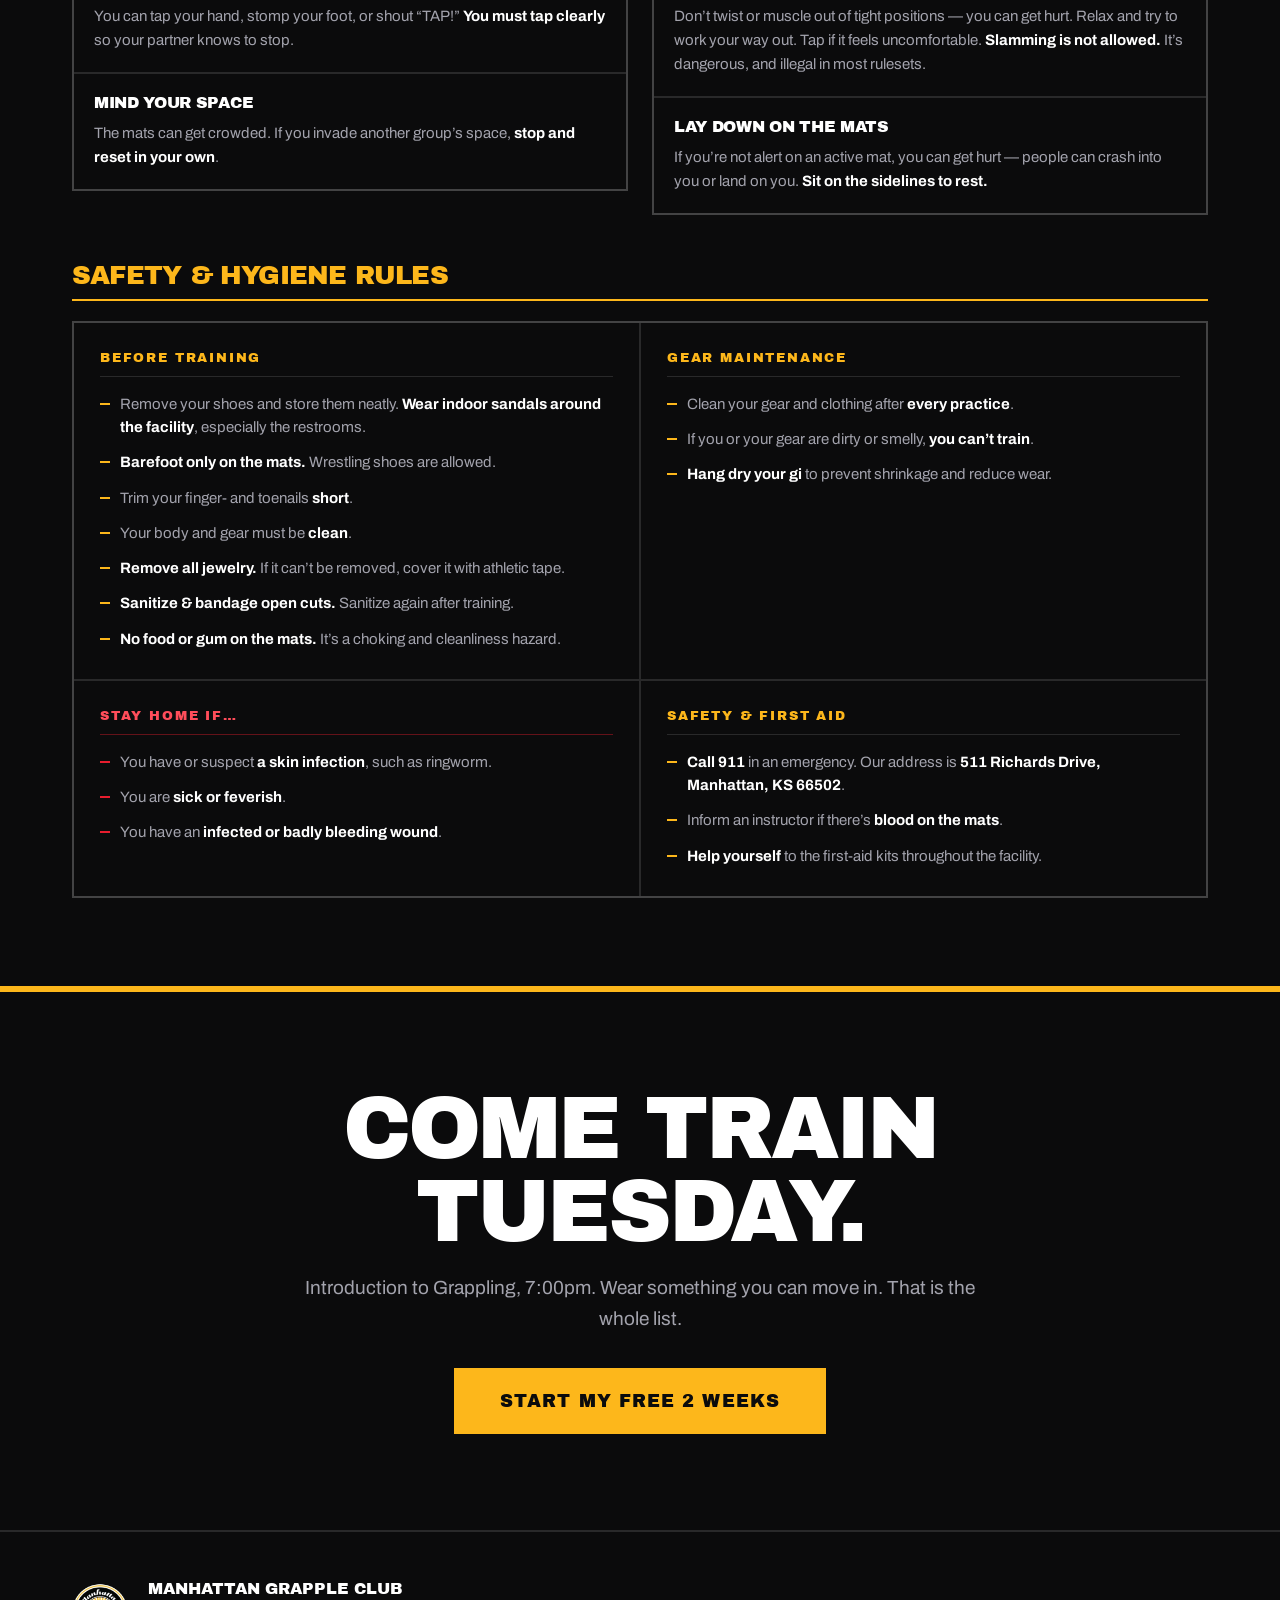
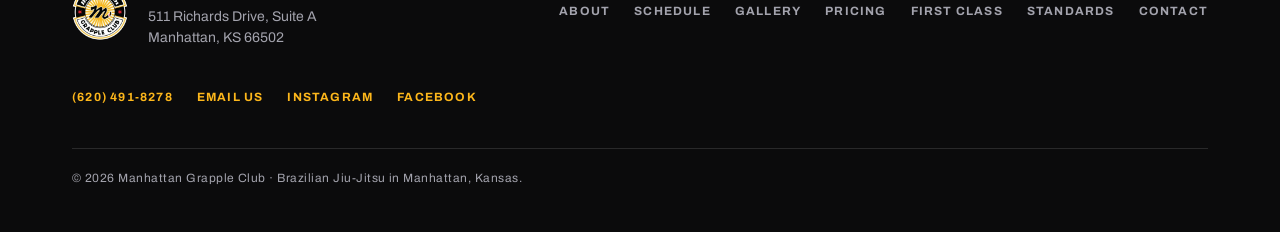
<file: site/standards.html>
<!DOCTYPE html>
<html lang="en">
<head>
<meta charset="utf-8">
<meta name="viewport" content="width=device-width, initial-scale=1, viewport-fit=cover">
<title>BJJ Safety &amp; Community Standards | Manhattan Grapple Club</title>
<meta name="description" content="The conduct, consent, sparring etiquette, and safety and hygiene rules every member of Manhattan Grapple Club trains by, in plain language.">
<meta name="theme-color" content="#0B0B0C">
<meta name="robots" content="index, follow, max-image-preview:large">
<link rel="canonical" href="https://www.manhattangrappleclub.com/standards">

<meta property="og:type" content="website">
<meta property="og:site_name" content="Manhattan Grapple Club">
<meta property="og:url" content="https://www.manhattangrappleclub.com/standards">
<meta property="og:title" content="Safety &amp; Community Standards | Manhattan Grapple Club">
<meta property="og:description" content="Conduct and consent, sparring etiquette, and the safety and hygiene rules we train by at our Manhattan, Kansas gym.">
<meta property="og:image" content="https://www.manhattangrappleclub.com/assets/img/photos/hero-1800.webp">
<meta property="og:image:width" content="1800">
<meta property="og:image:height" content="1350">
<meta property="og:image:alt" content="The training mats at Manhattan Grapple Club in Manhattan, Kansas.">
<meta property="og:locale" content="en_US">
<meta name="twitter:card" content="summary_large_image">
<meta name="twitter:title" content="Safety &amp; Community Standards | Manhattan Grapple Club">
<meta name="twitter:description" content="Conduct and consent, sparring etiquette, and the safety and hygiene rules we train by at our Manhattan, Kansas gym.">
<meta name="twitter:image" content="https://www.manhattangrappleclub.com/assets/img/photos/hero-1800.webp">
<meta name="twitter:image:alt" content="The training mats at Manhattan Grapple Club in Manhattan, Kansas.">

<link rel="icon" href="assets/img/badge.webp" type="image/webp">
<link rel="apple-touch-icon" href="assets/img/badge.webp">

<!-- CollegiateClub direction: Archivo Black display + Archivo body.
     Archivo Black is a SINGLE-WEIGHT family that registers as 400 — it is never
     requested at 700/800/900, which would trigger synthetic bolding. -->
<link rel="preconnect" href="https://fonts.googleapis.com">
<link rel="preconnect" href="https://fonts.gstatic.com" crossorigin>
<link rel="stylesheet" href="https://fonts.googleapis.com/css2?family=Archivo+Black&family=Archivo:wght@400;500;600;700&display=swap">

<link rel="stylesheet" href="assets/css/styles.css">

</head>
<body>

<a class="skip-link" href="#main">Skip to content</a>

<header class="site-header" id="top">
  <div class="wrap header-inner">
    <a class="lockup" href="index.html" aria-label="Manhattan Grapple Club, home">
      <!-- badge is 984x1015 (ratio 0.9697) — the reserved box must match or it shifts on decode.
           Small slots use the 192px encode (18KB); the hero uses the 384px one. -->
      <img src="assets/img/badge-sm.webp" alt="Manhattan Grapple Club badge" width="46" height="47" class="lockup-badge">
      <span class="lockup-text">
        <span class="lockup-name">Manhattan<br>Grapple Club</span>
        <span class="lockup-place">Manhattan, Kansas</span>
      </span>
    </a>

    <!-- Desktop nav, 1025px and up. Hidden below that, where the menu below takes over.
         display:none removes it from the accessibility tree, so only one of the two
         navs is ever exposed. -->
    <nav class="site-nav" aria-label="Pages">
      <a href="about.html">About</a>
      <a href="index.html#schedule">Schedule</a>
      <a href="gallery.html">Gallery</a>
      <a href="first-class.html">First Class</a>
      <a href="standards.html" aria-current="page">Standards</a>
      <a href="contact.html">Contact</a>
    </nav>

    <a class="btn btn-primary btn-sm header-cta"
       href="https://matadmin.app/inquire/LKbo31K6UCZ7r5vx-By8YBsnuNcw5vi0GzneSs_qHOA?src=embed"
       target="_blank" rel="noopener">
      Free 2-week trial<span class="sr-only"> (opens in a new tab)</span>
    </a>

    <!-- Mobile menu. Built on <details>/<summary> so it opens, closes, and is
         keyboard operable with no JavaScript at all — the browser handles the
         expanded state natively. JS only adds Escape, outside-click, and
         close-on-navigate. Carries more links than the desktop nav, plus the
         trial CTA, which is otherwise absent from the header on mobile. -->
    <details class="menu" id="menu">
      <summary class="menu-btn" aria-label="Menu">
        <span class="menu-bars" aria-hidden="true"></span>
      </summary>
      <nav class="menu-panel" aria-label="Pages">
        <a href="index.html">Home</a>
        <a href="about.html">About the club</a>
        <a href="index.html#schedule">Class schedule</a>
        <a href="index.html#womens">Women&rsquo;s BJJ</a>
        <a href="gallery.html">Photo gallery</a>
        <a href="index.html#pricing">Trial &amp; pricing</a>
        <a href="index.html#coach">Who you&rsquo;ll train with</a>
        <a href="first-class.html">Your first class</a>
        <a href="first-class.html#faq">Questions</a>
        <a href="standards.html" aria-current="page">Community standards</a>
        <a href="contact.html">Contact &amp; directions</a>
        <a class="btn btn-primary btn-block menu-cta"
           href="https://matadmin.app/inquire/LKbo31K6UCZ7r5vx-By8YBsnuNcw5vi0GzneSs_qHOA?src=embed"
           target="_blank" rel="noopener">
          Start my free 2 weeks<span class="sr-only"> (opens in a new tab)</span>
        </a>
      </nav>
    </details>
  </div>
</header>

<!-- tabindex="-1" so the skip link actually moves focus in Safari, not just scroll -->
<main id="main" tabindex="-1">

  <!-- ============ PAGE HEAD ============ -->
  <section class="pagehead" aria-labelledby="page-title">
    <div class="wrap">
      <p class="eyebrow">Conduct &middot; Sparring &middot; Safety</p>
      <h1 id="page-title">How We Train</h1>
      <p class="pagehead-lede">The club&rsquo;s own standards, taken out of the PDFs and put where you can read them. Conduct, sparring etiquette, safety and hygiene.</p>
    </div>
  </section>
  <!-- ============ STANDARDS ============ -->
  <section class="section" id="standards" aria-labelledby="standards-title">
    <div class="wrap">

      <!-- Structure and wording follow the club's own three printed handouts:
           headline per item, the reasoning underneath, key phrases in bold.
           Bold sits at --white against --muted body copy, so emphasis is carried
           by contrast rather than by an extra colour. -->
      <div class="standards-grid">

        <!-- ---- 1. Community standards ---- -->
        <section class="std-group" aria-labelledby="std-conduct">
          <h2 class="std-title" id="std-conduct">Community standards &amp; policies</h2>
          <ol class="std-list">
            <li>Follow all <strong>safety &amp; hygiene rules</strong>. Clean up after yourself. Act with safety in mind.</li>
            <li><strong>Do your best</strong> to be punctual, show up prepared, and minimize disruptions during class.</li>
            <li><strong>Set &amp; uphold boundaries</strong> to enforce your bodily autonomy and protect your emotional well-being.</li>
            <li>Respect the boundaries of others. <strong>Their consent &mdash; or lack thereof &mdash; is non-negotiable.</strong></li>
            <li>Reflect on your behavior as <strong>equally</strong> and as <strong>critically</strong> as you reflect on others&rsquo; behavior.</li>
            <li>Resolve conflict with reflection, honesty, and communication. Proceed with a <strong>willingness to compromise</strong>, adjust, forgive, or let be.</li>
            <li>Manhattan Grapple Club enforces <strong>a zero tolerance policy</strong> regarding sexual harassment, assault, racism, homophobia, transphobia, and all forms of abuse and discrimination.</li>
            <li>Manhattan Grapple Club reserves <strong>the right to deny service</strong> to anyone in violation of these standards and policies.</li>
          </ol>
        </section>

        <!-- ---- 2. Sparring: do / don't ---- -->
        <section class="std-group" aria-labelledby="std-sparring">
          <h2 class="std-title" id="std-sparring">Sparring: tips &amp; etiquette</h2>

          <div class="dodont">
            <div class="dd-col">
              <p class="dd-head dd-do"><span class="dd-mark" aria-hidden="true">&#10003;</span> Do</p>

              <article class="rule">
                <h3>Ask people to spar</h3>
                <p>You can ask <strong>anyone</strong> to spar, no matter their rank. Just know that <strong>everyone has the right to refuse</strong>.</p>
              </article>
              <article class="rule">
                <h3>Go slow if you&rsquo;re new</h3>
                <p>You&rsquo;re likely to injure yourself and others when you train hard without the experience to support it. <strong>You&rsquo;ll learn faster if you go slow.</strong></p>
              </article>
              <article class="rule">
                <h3>Tap before it hurts</h3>
                <p>Avoid injury and reduce your body&rsquo;s wear and tear by <strong>tapping early</strong>. Don&rsquo;t endure a submission until the last second &mdash; save that intensity for competition.</p>
              </article>
              <article class="rule">
                <h3>Tap clearly &amp; loudly</h3>
                <p>You can tap your hand, stomp your foot, or shout &ldquo;TAP!&rdquo; <strong>You must tap clearly</strong> so your partner knows to stop.</p>
              </article>
              <article class="rule">
                <h3>Mind your space</h3>
                <p>The mats can get crowded. If you invade another group&rsquo;s space, <strong>stop and reset in your own</strong>.</p>
              </article>
            </div>

            <div class="dd-col">
              <p class="dd-head dd-dont"><span class="dd-mark" aria-hidden="true">&#8856;</span> Don&rsquo;t</p>

              <article class="rule">
                <h3>Feel obligated to spar</h3>
                <p>You can refuse to spar with <strong>anyone</strong> for any reason, or stop mid-spar if you don&rsquo;t want to continue. <strong>Your consent matters.</strong></p>
              </article>
              <article class="rule">
                <h3>Coach unless asked</h3>
                <p><strong>Don&rsquo;t coach unless you&rsquo;re a coach</strong>, or you&rsquo;ve been asked.</p>
              </article>
              <article class="rule">
                <h3>Strongarm smaller people</h3>
                <p>It&rsquo;s not productive to strongarm smaller teammates during practice. If you always injure your training partners, no one will want to train with you. <strong>Use rolls with smaller teammates to focus on fluidity and technical details.</strong></p>
              </article>
              <article class="rule">
                <h3>Slam or twist out of positions</h3>
                <p>Don&rsquo;t twist or muscle out of tight positions &mdash; you can get hurt. Relax and try to work your way out. Tap if it feels uncomfortable. <strong>Slamming is not allowed.</strong> It&rsquo;s dangerous, and illegal in most rulesets.</p>
              </article>
              <article class="rule">
                <h3>Lay down on the mats</h3>
                <p>If you&rsquo;re not alert on an active mat, you can get hurt &mdash; people can crash into you or land on you. <strong>Sit on the sidelines to rest.</strong></p>
              </article>
            </div>
          </div>
        </section>

        <!-- ---- 3. Safety & hygiene ---- -->
        <section class="std-group" aria-labelledby="std-safety">
          <h2 class="std-title" id="std-safety">Safety &amp; hygiene rules</h2>

          <div class="hyg-grid">
            <article class="hyg">
              <h3>Before training</h3>
              <ul>
                <li>Remove your shoes and store them neatly. <strong>Wear indoor sandals around the facility</strong>, especially the restrooms.</li>
                <li><strong>Barefoot only on the mats.</strong> Wrestling shoes are allowed.</li>
                <li>Trim your finger- and toenails <strong>short</strong>.</li>
                <li>Your body and gear must be <strong>clean</strong>.</li>
                <li><strong>Remove all jewelry.</strong> If it can&rsquo;t be removed, cover it with athletic tape.</li>
                <li><strong>Sanitize &amp; bandage open cuts.</strong> Sanitize again after training.</li>
                <li><strong>No food or gum on the mats.</strong> It&rsquo;s a choking and cleanliness hazard.</li>
              </ul>
            </article>

            <article class="hyg">
              <h3>Gear maintenance</h3>
              <ul>
                <li>Clean your gear and clothing after <strong>every practice</strong>.</li>
                <li>If you or your gear are dirty or smelly, <strong>you can&rsquo;t train</strong>.</li>
                <li><strong>Hang dry your gi</strong> to prevent shrinkage and reduce wear.</li>
              </ul>
            </article>

            <article class="hyg hyg-warn">
              <h3>Stay home if&hellip;</h3>
              <ul>
                <li>You have or suspect <strong>a skin infection</strong>, such as ringworm.</li>
                <li>You are <strong>sick or feverish</strong>.</li>
                <li>You have an <strong>infected or badly bleeding wound</strong>.</li>
              </ul>
            </article>

            <article class="hyg">
              <h3>Safety &amp; first aid</h3>
              <ul>
                <li><strong>Call 911</strong> in an emergency. Our address is <strong>511 Richards Drive, Manhattan, KS 66502</strong>.</li>
                <li>Inform an instructor if there&rsquo;s <strong>blood on the mats</strong>.</li>
                <li><strong>Help yourself</strong> to the first-aid kits throughout the facility.</li>
              </ul>
            </article>
          </div>
        </section>

      </div>
    </div>
  </section>
  <!-- ============ FINAL CTA ============ -->
  <section class="section final-cta" id="join" aria-labelledby="join-title">
    <div class="wrap wrap-narrow center">
      <h2 id="join-title">Come train Tuesday.</h2>
      <p class="section-lede">
        Introduction to Grappling, 7:00pm. Wear something you can move in. That is the whole list.
      </p>
      <a class="btn btn-primary btn-lg"
         href="https://matadmin.app/inquire/LKbo31K6UCZ7r5vx-By8YBsnuNcw5vi0GzneSs_qHOA?src=embed"
         target="_blank" rel="noopener">
        Start my free 2 weeks<span class="sr-only"> (opens in a new tab)</span>
      </a>
    </div>
  </section>

</main>

<footer class="site-footer">
  <div class="wrap footer-inner">
    <div class="footer-brand">
      <img src="assets/img/badge-sm.webp" alt="" width="56" height="58" aria-hidden="true" loading="lazy">
      <div>
        <p class="footer-name">Manhattan Grapple Club</p>
        <address class="footer-addr">511 Richards Drive, Suite A<br>Manhattan, KS 66502</address>
      </div>
    </div>

    <nav class="footer-links" aria-label="Footer">
      <a href="about.html">About</a>
      <a href="index.html#schedule">Schedule</a>
      <a href="gallery.html">Gallery</a>
      <a href="index.html#pricing">Pricing</a>
      <a href="first-class.html">First class</a>
      <a href="standards.html">Standards</a>
      <a href="contact.html">Contact</a>
    </nav>

    <div class="footer-social">
      <a href="tel:+16204918278">(620) 491-8278</a>
      <a href="mailto:info@manhattangrappleclub.com">Email us</a>
      <a href="https://www.instagram.com/manhattangrappleclub/" target="_blank" rel="noopener noreferrer">Instagram<span class="sr-only"> (opens in a new tab)</span></a>
      <a href="https://www.facebook.com/61578537733611" target="_blank" rel="noopener noreferrer">Facebook<span class="sr-only"> (opens in a new tab)</span></a>
    </div>

    <p class="footer-legal">&copy; 2026 Manhattan Grapple Club &middot; Brazilian Jiu-Jitsu in Manhattan, Kansas.</p>
  </div>
</footer>

<div class="sticky-cta" id="stickyCta" hidden>
  <a class="btn btn-primary btn-block"
     href="https://matadmin.app/inquire/LKbo31K6UCZ7r5vx-By8YBsnuNcw5vi0GzneSs_qHOA?src=embed"
     target="_blank" rel="noopener">
    Start my free 2 weeks<span class="sr-only"> (opens in a new tab)</span>
  </a>
</div>

<script src="assets/js/main.js" defer></script>
</body>
</html>
</file>
<file: site/assets/css/styles.css>
/* ==========================================================================
   Manhattan Grapple Club — CollegiateClub direction
   Design system: "Manhattan Grapple Club Design System" → templates/collegiate-club
   Athletic-club direction: Archivo Black, HARD corners, gold rules as structure,
   full-bleed centred hero, schedule board, numeral-forward.
   Sections and content are unchanged from the previous build; only the style is new.
   ========================================================================== */

/* ---------- Tokens ---------- */
:root {
  /* Colour — sampled from the badge. Unchanged by the restyle. */
  --ink:        #0B0B0C;
  --slate:      #17171A;
  --charcoal:   #232328;
  --gold:       #FDB71B;
  --gold-hi:    #FFC53D;
  --gold-dim:   #C98F14;
  --red:        #E81D2E;
  --red-hi:     #FF4D5A;
  --white:      #FFFFFF;
  --near-white: #E4E4EA;
  --muted:      #A3A3AD;
  --muted-2:    #C9C9D2;   /* list copy */
  --muted-3:    #8E8E99;   /* dense schedule copy — 6.07:1 on ink */
  /* The template's closed-day greys (#6A6A74 / #4E4E58) measure 3.50:1 and 2.39:1 —
     both fail AA, and "CLOSED" is real information: it tells you not to turn up.
     Lifted to the quietest values that still clear 4.5:1 on ink AND on the 3% wash
     the rest-day header sits on. Still visibly quieter than --muted (7.87:1). */
  --quiet:      #82828D;   /* closed-day label — 5.18:1 on ink, 4.93:1 on wash */
  --quiet-2:    #7C7C87;   /* closed-day text  — 4.77:1 on ink */
  --hairline:   rgba(255, 255, 255, 0.10);
  --hairline-2: rgba(255, 255, 255, 0.12);
  --gold-wash:  rgba(253, 183, 27, 0.16);
  --gold-wash-2:rgba(253, 183, 27, 0.18);
  --white-wash: rgba(255, 255, 255, 0.06);

  /* IBJJF adult belt ranks — IDENTITY colours for rank display only. NOT UI surfaces,
     and never a text colour: see the .belt block for why the swatch is decorative. */
  --belt-white:  #F7F5F1;
  --belt-blue:   #1F4FD8;
  --belt-purple: #6B2FBF;
  --belt-brown:  #6B4326;
  --belt-black:  #0B0B0C;
  --belt-bar:     #0B0B0C;
  --belt-bar-red: #E81D2E;

  /* Form fields need their own border token. --hairline-2 as a field border composites to
     roughly #303032, which is 1.49:1 against the field fill — WCAG 1.4.11 wants 3:1 for a
     component boundary, and a text input's border IS its boundary. #6A6A74 measures
     3.68:1 against --ink and 3.44:1 against --surface-alt. */
  --field-border: #6A6A74;

  --surface-page: var(--ink);
  --surface-alt:  #141416;   /* alt sections in this direction, not --slate */

  /* Type — Archivo Black display, Archivo body.
     CRITICAL: Archivo Black is a SINGLE-WEIGHT family registering as 400. Never request
     700/800/900 from it — that triggers synthetic bolding, the exact failure the earlier
     system-stack build hit. --weight-display is 400 and must stay 400. */
  --font-display: 'Archivo Black', 'Archivo', system-ui, -apple-system, sans-serif;
  --font-body: 'Archivo', system-ui, -apple-system, 'Segoe UI', Roboto, Helvetica, Arial, sans-serif;
  --weight-display: 400;

  /* Archivo Black is far wider per character than system-ui, so every display size is
     smaller than the previous spec and clamped against real measurement. */
  --size-h1: clamp(36px, 6.2vw, 78px);
  --size-h2: clamp(30px, 4.2vw, 52px);
  --size-h3: clamp(18px, 2.2vw, 21px);
  --size-lede: clamp(16px, 4vw, 19px);
  --size-body: clamp(16px, 4vw, 17px);
  --size-price: clamp(64px, 8.4vw, 104px);
  --size-numeral: clamp(40px, 5vw, 64px);
  --size-time: 34px;

  --lh-display: 0.94;
  --lh-tight: 1.15;
  --lh-body: 1.6;

  --track-display: -0.03em;
  --track-display-sm: -0.02em;
  --track-eyebrow: 0.20em;
  --track-caps: 0.14em;
  --track-caps-tight: 0.10em;
  --track-cta: 0.06em;

  /* Space */
  --header-h: 76px;
  --gutter: 20px;
  /* Responsive again. A flat 88px meant 176px of padding between every section on a
     phone — desktop rhythm charged to mobile. 88px is preserved from ~1260px up. */
  --section-y: clamp(44px, 7vw, 88px);
  --max: 1200px;
  --max-narrow: 760px;

  /* Shape — hard corners. Photos keep the only radius, and it is 2px. */
  --r-none: 0px;
  --r-sm: 0px;
  --r-md: 0px;
  --r-lg: 2px;
  --r-pill: 0px;
  --rule-gold: 6px;   /* section headers, header underline, major dividers */
  --rule-edge: 2px;   /* panel and grid borders */
  --rule-gap: 2px;    /* the gap that becomes a hairline between grid cells */

  /* Motion */
  --ease-out: cubic-bezier(0.16, 1, 0.3, 1);
  --ease-in:  cubic-bezier(0.4, 0, 1, 1);
}

@media (min-width: 768px) { :root { --gutter: 32px; } }

/* ---------- Reset ---------- */
*, *::before, *::after { box-sizing: border-box; }

html {
  -webkit-text-size-adjust: 100%;
  scroll-behavior: smooth;
  scroll-padding-top: calc(var(--header-h) + 16px);
}

body {
  margin: 0;
  background: var(--surface-page);
  color: var(--white);
  font-family: var(--font-body);
  font-size: var(--size-body);
  line-height: var(--lh-body);
  -webkit-font-smoothing: antialiased;
  -webkit-tap-highlight-color: rgba(253, 183, 27, 0.18);
  overflow-x: hidden;
}

img, iframe { max-width: 100%; }
img { height: auto; display: block; }

h1, h2, h3 {
  font-family: var(--font-display);
  font-weight: var(--weight-display);
  line-height: var(--lh-display);
  letter-spacing: var(--track-display);
  text-transform: uppercase;
  margin: 0 0 0.4em;
  text-wrap: balance;
  font-synthesis-weight: none; /* fail visibly rather than smear */
}
h1 { font-size: var(--size-h1); }
h2 { font-size: var(--size-h2); }
h3 { font-size: var(--size-h3); line-height: var(--lh-tight); letter-spacing: var(--track-display-sm); }

p { margin: 0 0 1em; text-wrap: pretty; }
p:last-child { margin-bottom: 0; }

a { color: var(--gold); text-underline-offset: 3px; }
ul, ol { margin: 0; padding: 0; }
address { font-style: normal; }

/* ---------- A11y utilities ---------- */
.sr-only {
  position: absolute; width: 1px; height: 1px;
  padding: 0; margin: -1px; overflow: hidden;
  clip: rect(0 0 0 0); white-space: nowrap; border: 0;
}

.skip-link {
  position: absolute; left: 12px; top: 12px; z-index: 100;
  background: var(--gold); color: var(--ink);
  padding: 12px 20px;
  font-family: var(--font-display); font-weight: var(--weight-display);
  font-size: 13px; letter-spacing: var(--track-cta); text-transform: uppercase;
  text-decoration: none;
  transform: translateY(calc(-100% - 24px));
}
.skip-link:focus { transform: translateY(0); }

/* No border-radius here: it would apply to the ELEMENT, and this block must stay safe
   to move below the component rules. */
:where(a, button, summary, [tabindex]):focus-visible {
  outline: 3px solid var(--white);
  outline-offset: 2px;
}

/* ---------- Layout ---------- */
.wrap {
  width: 100%;
  max-width: var(--max);
  margin-inline: auto;
  padding-inline: var(--gutter);
}
.wrap-narrow { max-width: var(--max-narrow); }
.center { text-align: center; }
/* For short compound terms that must not be split across lines by the automatic
   hyphen break — "No-Gi" reads as "NO-" / "GI" in a narrow display-type heading. */
.nowrap { white-space: nowrap; }

.section { padding-block: var(--section-y); }
.section-alt {
  background: var(--surface-alt);
  border-block: var(--rule-edge) solid var(--hairline-2);
}

/* ---------- Section header ----------
   The signature of this direction: a sequence number, an uppercase display heading,
   an optional right-aligned note, all sitting on a 6px gold rule. */
.secthead {
  display: flex; align-items: flex-end; gap: 20px;
  border-bottom: var(--rule-gold) solid var(--gold);
  padding-bottom: clamp(12px, 2.5vw, 18px);
  margin-bottom: clamp(22px, 4vw, 36px);
}
.secthead-n {
  font-family: var(--font-display); font-weight: var(--weight-display);
  font-size: 15px; letter-spacing: 0.08em;
  color: var(--gold);
  flex: none;
  line-height: 1.4;
}
.secthead h2 { margin: 0; margin-right: auto; }
.secthead-note {
  color: var(--muted); font-size: 15px;
  margin: 0 0 6px; max-width: 36ch; text-align: right;
}
@media (max-width: 1024px) { .secthead-note { display: none; } }
@media (max-width: 640px) { .secthead { flex-wrap: wrap; gap: 10px; } }

/* Eyebrow with a leading gold rule — used where there is no numbered section header. */
.eyebrow {
  display: inline-flex; align-items: center; gap: 10px;
  font-size: 12px; font-weight: 700;
  letter-spacing: var(--track-eyebrow); text-transform: uppercase;
  color: var(--gold); margin: 0 0 20px;
}
.eyebrow::before {
  content: ""; display: block; flex: none;
  width: 36px; height: 2px; background: var(--gold);
}

.section-lede {
  color: var(--muted);
  max-width: 62ch;
  font-size: var(--size-lede);
  margin-bottom: 32px;
}

/* ---------- Buttons — rectangular, Archivo Black, uppercase ---------- */
.btn {
  display: inline-flex; align-items: center; justify-content: center;
  min-height: 58px; padding: 0 32px;
  border-radius: var(--r-none);
  font-family: var(--font-display); font-weight: var(--weight-display);
  font-size: 15px; letter-spacing: var(--track-cta); text-transform: uppercase;
  text-align: center; text-decoration: none;
  border: var(--rule-edge) solid transparent;
  cursor: pointer;
  transition: transform 100ms var(--ease-out), background-color 140ms var(--ease-out),
              color 140ms var(--ease-out);
}
.btn-primary { background: var(--gold); color: var(--ink); }
.btn-secondary { background: transparent; color: var(--gold); border-color: var(--gold); }

@media (hover: hover) and (pointer: fine) {
  .btn-primary:hover { background: var(--gold-hi); }
  .btn-secondary:hover { background: rgba(253, 183, 27, 0.10); }
}
.btn:active { transform: scale(0.985); }

.btn-sm { min-height: 48px; padding: 0 22px; font-size: 13px; }
.btn-lg { min-height: 66px; padding: 0 44px; font-size: 18px; }
.btn-block { display: flex; width: 100%; }

.btn-row { display: flex; flex-wrap: wrap; gap: 12px; margin-top: clamp(18px, 4vw, 28px); }
@media (max-width: 479px) {
  .btn-row { flex-direction: column; align-items: stretch; }
  .btn-row .btn { width: 100%; }
}
.hero .btn-row { justify-content: center; }

/* ---------- Header — 6px gold underline ---------- */
.site-header {
  position: sticky; top: 0; z-index: 50;
  background: var(--ink);
  border-bottom: var(--rule-gold) solid var(--gold);
}
.header-inner {
  display: flex; align-items: center; gap: 24px;
  min-height: var(--header-h);
}
.lockup {
  display: flex; align-items: center; gap: 12px;
  min-height: 44px;
  text-decoration: none; color: var(--white);
  margin-right: auto;
}
.lockup-badge { width: 46px; height: 47px; flex: none; }
.lockup-text { display: block; }
.lockup-name {
  display: block;
  font-family: var(--font-display); font-weight: var(--weight-display);
  font-size: 17px; letter-spacing: 0.01em; text-transform: uppercase;
  line-height: 1.1;
  /* The two lines are set by an explicit <br>. nowrap stops a squeezed header adding a
     third by breaking "Grapple Club" — which is what happened at exactly 1025px. */
  white-space: nowrap;
}
.lockup-place {
  display: block;
  font-size: 10px; font-weight: 700;
  letter-spacing: var(--track-caps); text-transform: uppercase;
  color: var(--gold); margin-top: 3px;
}

/* Clamped, not a flat 28px: the nav carries six items now that About is in it, and at
   exactly 1025px — where the desktop nav first appears — a flat 28px put the lockup, the
   six links and the trial CTA over the available width. This narrows the gap only where
   the space is actually tight and restores 28px on wide screens. */
.site-nav { display: none; gap: clamp(16px, 1.9vw, 28px); }
.site-nav a {
  display: inline-flex; align-items: center;
  min-height: 44px;
  color: var(--muted); text-decoration: none;
  font-size: 13px; font-weight: 700;
  letter-spacing: var(--track-caps-tight); text-transform: uppercase;
}
@media (hover: hover) and (pointer: fine) { .site-nav a:hover { color: var(--white); } }

.header-cta { display: none; }

/* ---------- Mobile menu ---------- */
.menu { position: relative; margin-left: auto; }

.menu-btn {
  display: flex; align-items: center; justify-content: center;
  width: 44px; height: 44px;
  cursor: pointer; list-style: none;
}
.menu-btn::-webkit-details-marker { display: none; }

.menu-bars { position: relative; display: block; width: 24px; height: 2px; }
.menu-bars,
.menu-bars::before,
.menu-bars::after {
  background: var(--white);
  transition: transform 180ms var(--ease-out), background-color 120ms linear;
}
.menu-bars::before,
.menu-bars::after { content: ""; position: absolute; left: 0; width: 24px; height: 2px; }
.menu-bars::before { top: -7px; }
.menu-bars::after  { top: 7px; }
.menu[open] .menu-bars { background: transparent; }
.menu[open] .menu-bars::before { transform: translateY(7px) rotate(45deg); }
.menu[open] .menu-bars::after  { transform: translateY(-7px) rotate(-45deg); }

/* Explicit close state. Native <details> hiding does NOT survive an absolutely
   positioned `display: grid` child — without this the panel renders permanently. */
.menu:not([open]) .menu-panel { display: none; }

.menu-panel {
  position: absolute; top: calc(100% + 14px); right: 0;
  z-index: 60;
  width: min(82vw, 300px);
  display: grid; gap: 0;
  padding: 0;
  background: var(--ink);
  border: var(--rule-edge) solid var(--gold);
  box-shadow: 0 18px 44px rgba(0, 0, 0, 0.7);
}
.menu-panel a {
  display: flex; align-items: center;
  min-height: 50px; padding: 0 18px;
  color: var(--white); text-decoration: none;
  font-size: 12px; font-weight: 700;
  letter-spacing: var(--track-caps-tight); text-transform: uppercase;
  border-bottom: 1px solid var(--hairline);
}
@media (hover: hover) and (pointer: fine) {
  .menu-panel a:not(.menu-cta):hover { background: var(--white-wash); }
}
/* `.menu-panel a` is (0,1,1) and beats `.btn-primary` (0,1,0) on `color`, painting the
   label white on gold — 1.76:1, the one pairing this system bans. Matching specificity
   is load-bearing, not tidiness. */
.menu-panel a.menu-cta {
  justify-content: center;
  min-height: 58px;
  background: var(--gold); color: var(--ink);
  font-family: var(--font-display); font-weight: var(--weight-display);
  font-size: 14px; letter-spacing: var(--track-cta);
  border-bottom: 0;
}

/* The trial button appears at 1025px — the desktop conversion path must never be
   absent, and the sticky mobile CTA is switched off from this width up. */
@media (min-width: 1025px) {
  .header-cta { display: inline-flex; }
  /* .menu carries margin-left:auto so it hugs the right on mobile. With the trial button
     now beside it and the nav still hidden (1025–1100), that second auto margin stranded
     the button in the middle of the header. The lockup's own margin-right:auto is enough
     to push this pair to the right edge. */
  .menu { margin-left: 0; }
}
/* The nav waits until 1160px. Measured, with the six items it now carries — About,
   Schedule, Gallery, First Class, Standards, Contact — the header row needs about
   1045px of content width; 1140px is where that first fits, and 1160px leaves real
   slack rather than four pixels of it.

   Note the ceiling this is measured against: `--max` caps `.wrap` at 1200px, so the
   header's content box stops growing at 1136px no matter how wide the window gets.
   A SEVENTH item does not fit at ANY width — it needs 1164px — which is why Pricing
   is not in this nav. It is still in the footer, in the mobile menu, and on the home
   page itself, and the trial button sits immediately to the right of these links.

   Below 1160px the hamburger takes over. It carries every link the desktop nav does,
   plus more, plus its own trial CTA, and the header's trial button is separately
   visible from 1025px — so nothing is lost at any width. */
@media (min-width: 1160px) {
  .menu { display: none; }
  .site-nav { display: flex; }
}

/* ---------- Hero — full-bleed, centred ---------- */
.hero {
  position: relative;
  isolation: isolate;
  min-height: 720px;
  display: flex; align-items: center; justify-content: center;
  text-align: center;
  overflow: hidden;
  border-bottom: var(--rule-gold) solid var(--gold);
}
/* .hero-inner supplies the padding; adding more here is what doubled it. */
@media (max-width: 768px) { .hero { min-height: 0; } }

.hero-bg { position: absolute; inset: 0; z-index: -1; }
.hero-bg img {
  position: absolute; inset: 0;
  width: 100%; height: 100%;
  object-fit: cover;
}
/* Selectors are `.hero-bg img.x`, NOT `.x` — a bare variant class is (0,1,0) and loses to
   `.hero-bg img` (0,1,1), which would leave BOTH crops rendered, stacked on each other. */
.hero-bg img.hero-landscape { display: block; object-position: 50% 66%; }
.hero-bg img.hero-portrait { display: none; object-position: 50% 58%; }
/* Art-direction swap gated on GEOMETRY, not a round number: the 4:3 landscape asset only
   gains vertical overflow — and so only responds to object-position — once its container
   is wider than 720 x 1.333 = 960px. Below that the full frame renders and the hero is
   mostly ceiling and ductwork. 1024 is 960 plus margin. */
@media (max-width: 1024px) {
  .hero-bg img.hero-landscape { display: none; }
  .hero-bg img.hero-portrait { display: block; }
}

.hero-bg::after {
  content: "";
  position: absolute; inset: 0;
  background:
    linear-gradient(180deg,
      rgba(11, 11, 12, 0.82) 0%,
      rgba(11, 11, 12, 0.58) 36%,
      rgba(11, 11, 12, 0.92) 100%),
    radial-gradient(120% 78% at 50% 46%, rgba(11, 11, 12, 0.32) 0%, rgba(11, 11, 12, 0.80) 100%);
}

/* One source of vertical padding, not two. This used to be a flat 84px which stacked
   with .hero's own 64px at mobile for 148px of dead space above the badge. */
.hero-inner { padding-block: clamp(36px, 7vw, 84px); }
.hero-badge {
  width: clamp(76px, 20vw, 138px);
  height: auto;
  margin: 0 auto clamp(14px, 3vw, 26px);
}

/* Eyebrow flanked by gold rules — hero only. */
.hero-eyebrow {
  display: flex; align-items: center; gap: 16px; justify-content: center;
  margin-bottom: clamp(14px, 3vw, 22px);
}
.hero-eyebrow::before,
.hero-eyebrow::after {
  content: ""; display: block;
  flex: 1; max-width: 170px; height: 2px; background: var(--gold);
}
.hero-eyebrow span {
  font-size: 12px; font-weight: 700;
  letter-spacing: 0.26em; text-transform: uppercase;
  color: var(--gold);
}

.hero h1 {
  margin: 0 0 8px;
  text-shadow: 0 2px 24px rgba(11, 11, 12, 0.6);
}
.hl { color: var(--gold); }

/* The kicker line: display face, gold, positive tracking — a counterweight to the h1. */
.hero-kicker {
  font-family: var(--font-display); font-weight: var(--weight-display);
  font-size: clamp(20px, 2.6vw, 34px);
  line-height: 1; letter-spacing: 0.04em; text-transform: uppercase;
  color: var(--gold);
  margin: 0 0 clamp(16px, 3.5vw, 26px);
}

.hero-lede {
  color: var(--near-white);
  /* Was a flat 19px at the body's 1.6 line-height — five tall lines on a phone, the
     single largest block above the fold. Slightly smaller and tighter on mobile, and
     unchanged at 19px/1.5 from ~432px up. Still well above the 16px floor. */
  font-size: clamp(17px, 4.4vw, 19px);
  line-height: 1.5;
  max-width: 56ch;
  margin: 0 auto clamp(22px, 4.5vw, 32px);
  text-shadow: 0 1px 12px rgba(11, 11, 12, 0.6);
}
.hero-lede strong { color: var(--white); }

.hero-facts {
  list-style: none;
  display: flex; flex-wrap: wrap; justify-content: center;
  gap: 10px 28px;
  margin-top: clamp(20px, 4.5vw, 34px);
  font-size: 11px; font-weight: 700;
  letter-spacing: var(--track-caps-tight); text-transform: uppercase;
  color: var(--near-white);
  text-shadow: 0 1px 10px rgba(11, 11, 12, 0.6);
}
.hero-facts li { display: flex; align-items: center; gap: 9px; }
.hero-facts li span {
  display: block; flex: none;
  width: 14px; height: 2px; background: var(--gold);
}

/* ---------- Panel grid ----------
   The structural device of this direction: the parent paints the hairline and the 2px gap
   lets it show through between cells. Cells must carry an opaque background. */
.panelgrid {
  display: grid;
  gap: var(--rule-gap);
  background: var(--hairline-2);
  border: var(--rule-edge) solid var(--hairline-2);
}
.panelgrid > * { background: var(--ink); }

/* ---------- Schedule ---------- */
.week-glance {
  list-style: none; margin: 0 0 24px; padding: 0;
  display: grid; grid-template-columns: repeat(7, 1fr);
  gap: var(--rule-gap);
  background: var(--hairline-2);
  border: var(--rule-edge) solid var(--hairline-2);
}
.week-glance li {
  background: var(--ink);
  display: flex; flex-direction: column; align-items: center; gap: 4px;
  padding: 10px 2px;
  min-width: 0;
}
.g-day {
  font-family: var(--font-display); font-weight: var(--weight-display);
  font-size: 11px; letter-spacing: 0.06em; text-transform: uppercase;
  color: var(--white);
}
.g-time { font-size: 11px; font-weight: 700; color: var(--gold); }
.week-glance .g-off .g-day { color: var(--quiet); }
.week-glance .g-off .g-time { color: var(--quiet-2); }
.week-glance li.is-next { background: var(--gold); }
.week-glance li.is-next .g-day,
.week-glance li.is-next .g-time { color: var(--ink); }
@media (min-width: 1025px) { .week-glance { display: none; } }

/* The week board */
.week {
  list-style: none; margin: 0; padding: 0;
  display: grid; grid-template-columns: repeat(7, 1fr);
  gap: var(--rule-gap);
  background: var(--hairline-2);
  border: var(--rule-edge) solid var(--hairline-2);
}
.day {
  background: var(--ink);
  display: flex; flex-direction: column;
  min-width: 0;
}
.day-name {
  background: var(--white-wash);
  padding: 12px 14px;
  margin: 0;
  font-family: var(--font-display); font-weight: var(--weight-display);
  font-size: 13px; letter-spacing: var(--track-caps); text-transform: uppercase;
  color: var(--white);
  display: flex; justify-content: space-between; align-items: center; gap: 8px;
}
.day-name abbr { text-decoration: none; border: 0; cursor: inherit; }

.day-body { padding: 20px 14px 24px; flex: 1; min-width: 0; }

.klass-time {
  font-family: var(--font-display); font-weight: var(--weight-display);
  font-size: var(--size-time); line-height: 1;
  letter-spacing: var(--track-display); color: var(--gold);
  margin: 0 0 12px;
}
.klass-time .mer { font-size: 16px; }

.klass-name {
  font-size: 15px; line-height: var(--lh-tight);
  letter-spacing: 0; text-transform: uppercase;
  margin: 0 0 10px;
}
.klass-desc { color: var(--muted-3); font-size: 12px; line-height: 1.45; margin: 0; }

/* Rest days: quieter header, centred label. Present, because a closed weekend is information. */
.day-rest .day-name { background: rgba(255, 255, 255, 0.03); color: var(--quiet); }
.day-rest .day-body {
  display: flex; align-items: center; justify-content: center;
  min-height: 80px; padding: 20px 14px;
}
.rest {
  margin: 0; color: var(--quiet-2);
  font-size: 12px; font-weight: 700;
  letter-spacing: 0.16em; text-transform: uppercase;
}

/* Next / on-now marker: gold header bar plus an inset gold outline. Text carries meaning. */
.day.is-next {
  background: var(--surface-alt);
  outline: var(--rule-edge) solid var(--gold);
  outline-offset: calc(var(--rule-edge) * -1);
}
.day.is-next .day-name { background: var(--gold); color: var(--ink); }
.next-pill {
  font-family: var(--font-body);
  font-size: 10px; font-weight: 700;
  letter-spacing: var(--track-caps-tight); text-transform: uppercase;
  color: var(--ink);
  margin: 0;
}

.tag {
  display: inline-block;
  background: var(--gold-wash-2); color: var(--gold);
  font-size: 10px; font-weight: 700; line-height: 1.4;
  letter-spacing: var(--track-caps-tight); text-transform: uppercase;
  padding: 3px 8px;
  margin: 0 0 10px;
}
.tag-outline { background: var(--gold-wash-2); color: var(--gold); }
.day.is-next .tag-gold { display: none; }

@media (max-width: 1024px) {
  .week { grid-template-columns: repeat(2, 1fr); }
  /* Seven cells in two columns leaves slot 8 empty, and the grid paints its own background
     to fake the hairline gaps — so an empty slot renders as a filled panel, not nothing.
     Sunday spans the row: it closes the grid AND gives the free open mat the emphasis it
     already carries in the seven-column view. */
  .day-weekend { grid-column: 1 / -1; }
}
@media (max-width: 640px) { .week { grid-template-columns: 1fr; } }

/* ---------- Women's feature ---------- */
.section-feature {
  background: var(--surface-alt);
  border-top: var(--rule-gold) solid var(--gold);
  border-bottom: var(--rule-edge) solid var(--hairline-2);
}
.feature-grid { display: grid; gap: 32px; }
@media (min-width: 1025px) {
  .feature-grid { grid-template-columns: 460px 1fr; gap: 56px; align-items: center; }
}
.feature-inner { max-width: 60ch; }

.feature-lede {
  font-size: clamp(19px, 2.4vw, 24px);
  line-height: 1.4;
  color: var(--white);
  margin-bottom: 22px;
}
.section-feature p { color: var(--muted); }

.feature-chips {
  list-style: none;
  display: grid; gap: 0;
  margin: 0 0 24px;
  border-top: 1px solid var(--hairline-2);
}
/* now the last element in the feature column — no trailing gap to leave behind */
.feature-chips:last-child { margin-bottom: 0; }
.feature-chips li {
  display: flex; align-items: baseline; gap: 14px;
  padding: 13px 0;
  border-bottom: 1px solid var(--hairline-2);
  font-size: 15px; color: var(--muted-2);
}
.feature-chips li::before {
  content: counter(chip, decimal-leading-zero);
  counter-increment: chip;
  flex: none;
  font-family: var(--font-display); font-weight: var(--weight-display);
  font-size: 12px; color: var(--gold);
}
.feature-chips { counter-reset: chip; }

/* ---------- Trial & pricing ---------- */
/* Panel grid: the parent paints the hairline and the 2px gap lets it show between cells. */
.cards {
  display: grid; gap: var(--rule-gap);
  background: var(--hairline-2);
  border: var(--rule-edge) solid var(--hairline-2);
}
@media (min-width: 900px) { .cards { grid-template-columns: 1.15fr 0.85fr; } }

.card {
  background: var(--ink);
  padding: 36px 32px;
  display: flex; flex-direction: column;
}
@media (max-width: 640px) { .card { padding: 26px 22px; } }

.card-eyebrow {
  font-size: 12px; font-weight: 700;
  letter-spacing: var(--track-eyebrow); text-transform: uppercase;
  color: var(--muted); margin: 0 0 18px;
}
.price {
  font-family: var(--font-display); font-weight: var(--weight-display);
  font-size: var(--size-price); line-height: 0.82;
  letter-spacing: -0.045em; text-transform: uppercase;
  color: var(--gold); margin: 0 0 6px;
}
.price-term {
  font-family: var(--font-display); font-weight: var(--weight-display);
  font-size: 19px; letter-spacing: var(--track-display-sm); text-transform: uppercase;
  color: var(--white);
  margin: 0 0 26px;
}

/* Rule-separated BULLET list. Same rhythm as `.ticks` below, but the marker is the gold
   bar the hygiene lists use rather than a counter — `.ticks` numbers its items with
   `counter(tick, decimal-leading-zero)`, and these items are things to know rather than
   steps to perform in order. */
.bullets {
  list-style: none;
  display: grid; gap: 0;
  margin: 0;
  max-width: 68ch;
  border-top: 1px solid var(--hairline-2);
}
.bullets li {
  position: relative;
  padding: 15px 0 15px 28px;
  border-bottom: 1px solid var(--hairline-2);
  font-size: 15px; line-height: 1.55; color: var(--muted-2);
}
.bullets li::before {
  content: ""; position: absolute; left: 0; top: 0.85em;
  width: 14px; height: 2px; background: var(--gold);
}
.bullets-lg li { font-size: clamp(16px, 4vw, 18px); }
.bullets strong { color: var(--white); font-weight: 700; }

/* Trailing note under a section's main content — the internal-link sentence. */
.section-note {
  max-width: 68ch;
  margin: clamp(22px, 4vw, 32px) 0 0;
  color: var(--muted);
  font-size: 15px;
}

/* Numbered rule-separated list — the collegiate answer to a tick list. */
.ticks {
  list-style: none; counter-reset: tick;
  display: grid; gap: 0;
  margin: 0 0 30px;
  border-top: 1px solid var(--hairline-2);
}
.ticks li {
  counter-increment: tick;
  display: flex; gap: 14px;
  padding: 13px 0;
  border-bottom: 1px solid var(--hairline-2);
  font-size: 15px; color: var(--muted-2);
}
.ticks li::before {
  content: counter(tick, decimal-leading-zero);
  flex: none;
  font-family: var(--font-display); font-weight: var(--weight-display);
  font-size: 12px; color: var(--gold);
  padding-top: 3px;
}
.card .btn { margin-top: auto; }

/* Paid plans — rule-separated rows, price in the display face. */
.plans {
  list-style: none;
  display: grid; gap: 0;
  margin: 0 0 24px;
  border-top: 1px solid var(--hairline-2);
}
.plan {
  padding: 20px 0;
  border-bottom: 1px solid var(--hairline-2);
}
.plan-head {
  display: flex; align-items: baseline; justify-content: space-between; gap: 16px;
  margin-bottom: 8px;
}
.plan-name {
  font-size: 17px; line-height: var(--lh-tight);
  letter-spacing: var(--track-display-sm);
  color: var(--white);
  margin: 0;
}
.plan-price {
  flex: none;
  font-family: var(--font-display); font-weight: var(--weight-display);
  font-size: clamp(30px, 4vw, 40px); line-height: 0.9;
  letter-spacing: -0.035em;
  color: var(--gold);
  margin: 0;
}
.plan-per {
  font-size: 14px; letter-spacing: 0;
  color: var(--muted);
}
.plan-note { color: var(--muted); font-size: 14px; line-height: 1.5; margin: 0; }
.plan-note strong { color: var(--white); font-weight: 700; }

/* ---------- Location ---------- */
.location-grid { display: grid; gap: 32px; }
@media (min-width: 1025px) {
  .location-grid { grid-template-columns: 1fr 1fr; gap: 56px; align-items: center; }
}
.address {
  font-family: var(--font-display); font-weight: var(--weight-display);
  font-size: clamp(28px, 3.6vw, 44px); line-height: 1.05;
  letter-spacing: -0.025em; text-transform: uppercase;
  margin: 0 0 28px;
}
.address .hl { color: var(--gold); }
/* Contact — rule-separated rows, label in caps, value in gold. Whole row is the target. */
.contact {
  list-style: none;
  display: grid; gap: 0;
  margin: 28px 0 0;
  border-top: 1px solid var(--hairline-2);
}
.contact li {
  display: flex; align-items: center; justify-content: space-between; gap: 16px;
  min-height: 56px;
  padding: 8px 0;
  border-bottom: 1px solid var(--hairline-2);
}
.contact-label {
  flex: none;
  margin: 0;
  font-size: 11px; font-weight: 700;
  letter-spacing: var(--track-eyebrow); text-transform: uppercase;
  color: var(--muted);
}
.contact-value {
  display: inline-flex; align-items: center;
  min-height: 44px;
  font-family: var(--font-display); font-weight: var(--weight-display);
  font-size: clamp(14px, 2vw, 19px);
  letter-spacing: var(--track-display-sm); text-transform: uppercase;
  color: var(--gold);
  text-decoration: none;
  text-align: right;
  /* the email is 32 characters — it must be allowed to break rather than overflow at 320px */
  overflow-wrap: anywhere;
}
/* An email address is DATA, not a display label. The direction uppercases display type,
   but rendering it as INFO@… implies the address itself is uppercase. Specificity is
   raised above `.contact-value` deliberately rather than relying on source order. */
.contact .contact-value-email {
  text-transform: none;
  font-family: var(--font-body);
  font-weight: 700;
  font-size: clamp(13px, 1.7vw, 16px);
  letter-spacing: 0;
}
@media (hover: hover) and (pointer: fine) { .contact-value:hover { color: var(--gold-hi); } }

/* Wayfinding steps — numbered, rule-separated, matching the trial list idiom. */
.find-title {
  margin: 32px 0 0;
  padding-bottom: 12px;
  border-bottom: var(--rule-edge) solid var(--gold);
  color: var(--gold);
  font-size: clamp(16px, 2vw, 19px);
}
.find-steps {
  list-style: none; counter-reset: find;
  display: grid; gap: 0;
  margin: 0;
}
/* NOT a flex container. These items contain <strong>, and in a flex container every text
   run and every inline element becomes its own flex item — which shreds the copy to one
   fragment per line. The counter is absolutely positioned so the text stays in normal flow.
   (`.ticks` and `.feature-chips` can safely use flex because their content is plain text.) */
.find-steps li {
  counter-increment: find;
  position: relative;
  padding: 14px 0 14px 34px;
  border-bottom: 1px solid var(--hairline-2);
  font-size: 15px; line-height: 1.55; color: var(--muted);
}
.find-steps li::before {
  content: counter(find, decimal-leading-zero);
  position: absolute; left: 0; top: 17px;
  font-family: var(--font-display); font-weight: var(--weight-display);
  font-size: 12px; color: var(--gold);
}
.find-steps strong { color: var(--white); font-weight: 700; }

.location-media { display: grid; gap: var(--rule-gap); align-content: start; }

.location-map {
  overflow: hidden;
  border: var(--rule-edge) solid var(--hairline-2);
  background: var(--charcoal);
  aspect-ratio: 4 / 3;
}
.location-map iframe { width: 100%; height: 100%; border: 0; display: block; }

/* ---------- Photos ---------- */
.photo {
  margin: 0;
  border: var(--rule-edge) solid var(--hairline-2);
  border-radius: var(--r-lg);
  overflow: hidden;
  background: var(--charcoal);
  position: relative;
}
.photo img { width: 100%; height: auto; object-fit: cover; }
.photo-wide img { aspect-ratio: 4 / 3; }
.photo-portrait img { aspect-ratio: 3 / 4; }
.photo figcaption {
  padding: 12px 16px;
  font-size: 11px; font-weight: 700;
  letter-spacing: var(--track-caps-tight); text-transform: uppercase;
  color: var(--muted);
  border-top: 1px solid var(--hairline-2);
  background: var(--ink);
}
/* `.photo figcaption` is (0,1,1) and beats a bare `.photo-chip` (0,1,0) on background,
   colour and border — the chip renders as the default caption bar without this. */
.photo figcaption.photo-chip {
  position: absolute; left: 0; bottom: 0;
  padding: 10px 16px;
  background: var(--gold); color: var(--ink);
  border: 0;
  font-family: var(--font-display); font-weight: var(--weight-display);
  font-size: 12px; letter-spacing: 0.08em;
  /* The chip sits ON TOP of the photo. Where the photo is a lightbox link, a click
     landing on the chip would otherwise hit the caption and do nothing — so the whole
     image stays clickable, corner included. The chip is not interactive itself. */
  pointer-events: none;
}

/* ---------- Prose ----------
   Running body copy — the About section and the About page. Measure is capped at 68ch
   because the page is otherwise all panels and lists, and a full 1200px line of 17px
   body text is unreadable. */
.prose { display: grid; gap: 18px; max-width: 68ch; }
.prose p { margin: 0; color: var(--muted); line-height: var(--lh-body); }
.prose strong { color: var(--white); font-weight: 700; }
/* After `.prose p` so these win on cascade order rather than needing !important. */
.prose .prose-lede { color: var(--near-white); font-size: var(--size-lede); }
/* The closing line. Lifted out of --muted so a one-line sign-off doesn't read as the
   copy trailing off; not sized up, because it is a sign-off and not a second lede. */
.prose .prose-signoff { color: var(--white); font-weight: 700; }

/* ---------- Gallery ----------
   The panel grid again: a 2px gap over a hairline-coloured parent, so the gap
   becomes the divider. Same idiom as the week board and the standards. */
.gallery {
  list-style: none;
  display: grid; gap: var(--rule-gap);
  grid-template-columns: 1fr;
  background: var(--hairline-2);
  border: var(--rule-edge) solid var(--hairline-2);
  margin: 0;
}
@media (min-width: 620px)  { .gallery { grid-template-columns: repeat(2, 1fr); } }
@media (min-width: 1025px) { .gallery { grid-template-columns: repeat(3, 1fr); } }

.gallery li { background: var(--ink); display: flex; }

.gal-item {
  position: relative;
  display: block;
  width: 100%;
  /* zoom-in is the standard, immediately-legible affordance for "this opens larger".
     It does the job a hover tint cannot do on its own. */
  cursor: zoom-in;
  line-height: 0;
}
.gal-item img {
  width: 100%; height: auto;
  aspect-ratio: 4 / 3;
  object-fit: cover;
}

/* Gold wash on hover, pointer devices only — on touch there is no hover state to
   reveal it, and the images are self-evidently tappable in a gallery. */
@media (hover: hover) and (pointer: fine) {
  .gal-item::after {
    content: "";
    position: absolute; inset: 0;
    background: var(--gold);
    opacity: 0;
    transition: opacity 160ms var(--ease-out);
  }
  .gal-item:hover::after { opacity: 0.16; }
}
@media (prefers-reduced-motion: reduce) {
  .gal-item::after { transition: none; }
}

/* ---------- Lightbox ----------
   A native <dialog>. The browser supplies the modal semantics for free: focus is
   trapped inside it, the rest of the page goes inert, Escape closes it, and focus
   returns to the thumbnail that opened it. None of that is reimplemented here.

   Without JavaScript every thumbnail is still a plain link to the full-size image,
   so the gallery works with the dialog never opening at all. */
.lightbox {
  position: fixed;
  inset: 0;
  margin: 0;
  padding: 0;
  border: 0;
  background: transparent;
  width: 100vw; height: 100vh;
  max-width: 100vw; max-height: 100vh;
  overflow: hidden;
  color: var(--white);
}
/* dvh, not vh: on mobile Safari 100vh is the tallest the viewport ever gets, so the
   caption bar would sit behind the browser's own toolbar. */
@supports (height: 100dvh) {
  .lightbox { height: 100dvh; max-height: 100dvh; }
}
.lightbox::backdrop { background: rgba(11, 11, 12, 0.94); }
.lightbox:not([open]) { display: none; }

.lb-stage {
  position: relative;              /* the close and arrow buttons position against this */
  display: grid;
  /* minmax(0, 1fr), NOT 1fr. A bare `1fr` is `minmax(auto, 1fr)`, and that auto floor
     lets the row grow to the image's natural height — which pushed the caption off
     the bottom of the screen and overflowed a 1600px-wide photo out of the viewport. */
  grid-template-rows: minmax(0, 1fr) auto;
  width: 100%; height: 100%;
  padding: clamp(52px, 8vw, 72px) clamp(12px, 3vw, 32px) clamp(16px, 3vw, 28px);
  gap: 16px;
}

/* The image fills the figure's box exactly and letterboxes inside it with
   object-fit: contain, rather than sizing itself and being capped by max-height.
   `max-height: 100%` on a replaced element does NOT hold here: the percentage is
   resolved against a grid area whose height comes from an `fr` track, and the image
   rendered at its full 1033px inside an 863px row — overflowing the viewport and
   covering the caption. Filling a definite box removes the percentage entirely. */
.lb-figure {
  position: relative;
  margin: 0;
  min-height: 0;
}
.lb-figure img {
  position: absolute;
  inset: 0;
  width: 100%; height: 100%;
  object-fit: contain;
}

.lb-bar {
  display: flex; align-items: center; justify-content: center;
  gap: clamp(12px, 3vw, 24px);
  flex-wrap: wrap;
}
.lb-caption {
  margin: 0;
  font-size: 13px; font-weight: 700;
  letter-spacing: var(--track-caps-tight); text-transform: uppercase;
  color: var(--near-white);
  text-align: center;
}
.lb-count {
  margin: 0;
  font-family: var(--font-display); font-weight: var(--weight-display);
  font-size: 12px; letter-spacing: 0.08em;
  color: var(--gold);
  flex: none;
}

/* Controls. 48px minimum target on every one of them. */
.lb-btn {
  appearance: none;
  display: inline-flex; align-items: center; justify-content: center;
  min-width: 48px; min-height: 48px;
  padding: 0 14px;
  background: var(--gold);
  color: var(--ink);
  border: 0; border-radius: var(--r-none);
  font-family: var(--font-display); font-weight: var(--weight-display);
  font-size: 18px; line-height: 1;
  cursor: pointer;
}
@media (hover: hover) and (pointer: fine) { .lb-btn:hover { background: var(--gold-hi); } }
.lb-btn:active { transform: scale(0.97); }

.lb-close { position: absolute; top: clamp(10px, 2vw, 18px); right: clamp(10px, 2vw, 18px); }

/* The arrows are markup children of .lb-bar, so their DEFAULT state is in-flow inside
   the bar — which is what a narrow screen needs. Only from 641px up are they lifted
   out and centred over the image.
   They were previously children of .lb-stage, absolutely positioned, and returned to
   `position: static` on mobile. That made them grid ITEMS of .lb-stage, which had two
   defined rows and now four in-flow children — so they stretched into full-width gold
   blocks covering the photo. */
@media (min-width: 641px) {
  .lb-prev, .lb-next { position: absolute; top: 50%; transform: translateY(-50%); }
  .lb-prev { left: clamp(6px, 1.5vw, 18px); }
  .lb-next { right: clamp(6px, 1.5vw, 18px); }
}
@media (max-width: 640px) {
  /* prev — count — next on the first line, caption wrapping onto its own below. */
  .lb-bar { justify-content: space-between; }
  .lb-caption { order: 3; flex-basis: 100%; }
}

/* ---------- Coach ----------
   One `.coach` card per instructor. auto-fit means a second card drops in beside the
   first with no markup or CSS change — which is the point: the club has a second coach
   whose biography has not been supplied yet. */
.coach-grid { display: grid; gap: clamp(32px, 5vw, 56px); }
@media (min-width: 1025px) {
  .coach-grid { grid-template-columns: repeat(auto-fit, minmax(460px, 1fr)); align-items: start; }
}
.coach { display: grid; gap: 32px; align-content: start; }
/* Side-by-side only while it is the ONLY card. With two cards each column is ~570px, and
   a 320px photo would leave the biography about 210px wide. Two cards stack instead. */
@media (min-width: 1025px) {
  .coach:only-child { grid-template-columns: 340px 1fr; gap: 56px; align-items: start; }
}
.coach-body { display: grid; gap: 18px; align-content: start; }
.coach-lede {
  font-family: var(--font-display); font-weight: var(--weight-display);
  font-size: clamp(22px, 3vw, 34px); line-height: var(--lh-tight);
  letter-spacing: var(--track-display-sm); text-transform: uppercase;
  color: var(--white);
  margin: 0;
}
.coach-lede strong { color: var(--gold); font-weight: var(--weight-display); }
.coach-note { color: var(--muted); font-size: 15px; margin: 0; }

/* ---------- Steps — numeral forward ---------- */
.steps {
  display: grid; gap: var(--rule-gap);
  background: var(--hairline-2);
  border: var(--rule-edge) solid var(--hairline-2);
}
@media (min-width: 700px) { .steps { grid-template-columns: repeat(2, 1fr); } }
@media (min-width: 1025px) { .steps { grid-template-columns: repeat(4, 1fr); } }
.step { background: var(--ink); padding: 32px 26px; }
.step-n {
  font-family: var(--font-display); font-weight: var(--weight-display);
  font-size: var(--size-numeral); line-height: 0.8;
  letter-spacing: var(--track-display);
  color: var(--gold);
  margin: 0 0 18px;
}
.step h3 { margin-bottom: 12px; }
.step p { color: var(--muted); font-size: 15px; margin: 0; }

/* ---------- Standards ---------- */
.standards-grid { display: grid; gap: clamp(30px, 5vw, 48px); margin-top: clamp(22px, 4vw, 36px); }
.std-group { display: grid; gap: 20px; }
.std-title {
  color: var(--gold);
  margin: 0;
  padding-bottom: 12px;
  border-bottom: var(--rule-edge) solid var(--gold);
  font-size: clamp(20px, 2.6vw, 26px);
}
.std-group strong { color: var(--white); font-weight: 700; }

/* Numbered standards as panel cells */
.std-list {
  list-style: none; counter-reset: std;
  display: grid; gap: var(--rule-gap);
  margin: 0;
  background: var(--hairline-2);
  border: var(--rule-edge) solid var(--hairline-2);
}
@media (min-width: 860px) { .std-list { grid-template-columns: 1fr 1fr; } }
/* The numeral is absolutely positioned, NOT a grid item. Making the <li> a grid container
   turns every text run and every <strong> into its own grid item, which shreds the copy
   into one fragment per cell. */
.std-list li {
  counter-increment: std;
  position: relative;
  background: var(--ink);
  padding: 24px 26px 24px 68px;
  font-size: 15px; line-height: 1.6; color: var(--muted);
}
.std-list li::before {
  content: counter(std, decimal-leading-zero);
  position: absolute; left: 26px; top: 21px;
  font-family: var(--font-display); font-weight: var(--weight-display);
  font-size: 22px; line-height: 1;
  letter-spacing: var(--track-display);
  color: var(--gold);
}

/* Do / don't */
.dodont { display: grid; gap: 28px; }
@media (min-width: 860px) { .dodont { grid-template-columns: 1fr 1fr; gap: 24px; align-items: start; } }
.dd-col { display: grid; gap: var(--rule-gap); align-content: start;
  background: var(--hairline-2); border: var(--rule-edge) solid var(--hairline-2); }
.dd-head {
  display: flex; align-items: center; gap: 10px;
  margin: 0;
  padding: 14px 20px;
  font-family: var(--font-display); font-weight: var(--weight-display);
  font-size: 15px; letter-spacing: var(--track-caps); text-transform: uppercase;
}
.dd-do { background: var(--gold); color: var(--ink); }
.dd-dont { background: var(--red); color: var(--white); }
.dd-mark { font-size: 17px; line-height: 1; }

.rule { background: var(--ink); padding: 20px; }
.rule h3 {
  font-family: var(--font-display); font-weight: var(--weight-display);
  font-size: 16px; letter-spacing: var(--track-display-sm);
  line-height: var(--lh-tight); text-transform: uppercase;
  color: var(--white);
  margin: 0 0 8px;
}
.rule p { margin: 0; font-size: 15px; line-height: 1.6; color: var(--muted); }

/* Hygiene */
.hyg-grid {
  display: grid; gap: var(--rule-gap);
  background: var(--hairline-2);
  border: var(--rule-edge) solid var(--hairline-2);
}
@media (min-width: 860px) { .hyg-grid { grid-template-columns: 1fr 1fr; } }
.hyg { background: var(--ink); padding: 28px 26px; }
.hyg h3 {
  font-family: var(--font-display); font-weight: var(--weight-display);
  font-size: 13px; letter-spacing: var(--track-caps); text-transform: uppercase;
  color: var(--gold);
  margin: 0 0 16px;
  padding-bottom: 10px;
  border-bottom: 1px solid var(--hairline-2);
}
.hyg-warn h3 { color: var(--red-hi); border-bottom-color: rgba(232, 29, 46, 0.4); }
.hyg ul { list-style: none; display: grid; gap: 12px; margin: 0; }
.hyg li {
  position: relative; padding-left: 20px;
  font-size: 15px; line-height: 1.55; color: var(--muted);
}
.hyg li::before {
  content: ""; position: absolute; left: 0; top: 10px;
  width: 10px; height: 2px; background: var(--gold);
}
.hyg-warn li::before { background: var(--red); }

/* ---------- FAQ ---------- */
.faq {
  display: grid; gap: var(--rule-gap);
  background: var(--hairline-2);
  border: var(--rule-edge) solid var(--hairline-2);
}
.faq details { background: var(--ink); }
.faq summary {
  display: flex; align-items: center; justify-content: space-between; gap: 16px;
  min-height: 60px; padding: 16px 20px;
  font-family: var(--font-display); font-weight: var(--weight-display);
  font-size: 14px; letter-spacing: 0; text-transform: uppercase;
  line-height: var(--lh-tight);
  cursor: pointer; list-style: none;
}
.faq summary::-webkit-details-marker { display: none; }
.faq summary::after {
  content: ""; flex: none;
  width: 9px; height: 9px;
  border-right: 2px solid var(--gold);
  border-bottom: 2px solid var(--gold);
  transform: translateY(-2px) rotate(45deg);
  transition: transform 150ms var(--ease-out);
}
.faq details[open] summary::after { transform: translateY(-2px) rotate(-135deg); }
.faq .faq-a { padding: 0 20px 20px; color: var(--muted); font-size: 15px; }
@media (hover: hover) and (pointer: fine) { .faq summary:hover { background: var(--white-wash); } }

/* ---------- Placeholders ----------
   Deliberately ugly. A placeholder must never read as finished design. */
.placeholder {
  background: var(--charcoal);
  border: var(--rule-edge) dashed var(--red);
  padding: 22px;
  margin-top: 24px;
}
.placeholder-inline { margin-top: 0; margin-bottom: 20px; }
.placeholder-major { margin-top: 0; }

/* --red on charcoal measures 3.46:1. At 16px bold that is BELOW WCAG's bold-large
   threshold (18.66px), so 4.5:1 is required and --red fails. --red-hi is 4.81:1. */
.placeholder-label {
  font-family: var(--font-display); font-weight: var(--weight-display);
  font-size: 15px; letter-spacing: var(--track-caps-tight); text-transform: uppercase;
  color: var(--red-hi);
  margin: 0 0 12px;
}
.placeholder p { font-size: 15px; }
.placeholder > p:not(.placeholder-label) { color: var(--white); }
.placeholder-why { color: var(--muted) !important; font-size: 14px !important; }

/* ---------- Final CTA ---------- */
.final-cta {
  border-top: var(--rule-gold) solid var(--gold);
  padding-block: clamp(48px, 7.5vw, 96px);
  background: var(--ink);
}
.final-cta h2 {
  font-size: clamp(40px, 7vw, 88px);
  letter-spacing: -0.035em;
  margin-bottom: 20px;
}
.final-cta .section-lede { margin-inline: auto; margin-bottom: 34px; }

/* ---------- Footer ---------- */
.site-footer {
  background: var(--ink);
  border-top: var(--rule-edge) solid var(--hairline-2);
  padding-block: 44px;
  padding-bottom: calc(44px + 84px + env(safe-area-inset-bottom, 0px));
}
@media (min-width: 1025px) { .site-footer { padding-bottom: 44px; } }

.footer-inner { display: grid; gap: 28px; }
.footer-brand { display: flex; align-items: center; gap: 20px; }
.footer-name {
  font-family: var(--font-display); font-weight: var(--weight-display);
  font-size: 16px; text-transform: uppercase; letter-spacing: 0;
  margin: 0 0 4px;
}
.footer-addr { color: var(--muted); font-size: 14px; line-height: 1.5; }

.footer-links, .footer-social { display: flex; flex-wrap: wrap; gap: 4px 24px; }
.footer-links a, .footer-social a {
  display: inline-flex; align-items: center;
  min-height: 44px;
  font-size: 12px; font-weight: 700;
  letter-spacing: var(--track-caps-tight); text-transform: uppercase;
  text-decoration: none;
}
.footer-links a { color: var(--muted); }
.footer-social a { color: var(--gold); }
@media (hover: hover) and (pointer: fine) { .footer-links a:hover { color: var(--white); } }

.footer-legal {
  color: var(--muted); font-size: 12px;
  letter-spacing: 0.04em;
  padding-top: 20px; border-top: 1px solid var(--hairline-2);
  margin: 0;
}

@media (min-width: 768px) {
  .footer-inner { grid-template-columns: 1fr auto; align-items: center; }
  .footer-legal { grid-column: 1 / -1; }
}

/* ---------- Sticky mobile CTA ---------- */
.sticky-cta {
  position: fixed; left: 0; right: 0; bottom: 0; z-index: 40;
  background: var(--ink);
  border-top: var(--rule-gold) solid var(--gold);
  padding: 12px var(--gutter);
  padding-bottom: calc(12px + env(safe-area-inset-bottom, 0px));
  box-shadow: 0 -8px 24px rgba(0, 0, 0, 0.6);
  transform: translateY(110%);
  transition: transform 180ms var(--ease-in);
}
.sticky-cta.is-visible {
  transform: translateY(0);
  transition: transform 260ms var(--ease-out);
}
.sticky-cta.no-anim { transition: none; }
.sticky-cta[hidden] { display: none; }
@media (min-width: 1025px) { .sticky-cta { display: none !important; } }

/* ---------- Scroll reveal ----------
   Self-healing: content is visible by default. Opacity only, 220ms — a visitor
   thumb-flicking for a class time outruns anything longer. */
.js-reveal .reveal { opacity: 0; }
.js-reveal .reveal.is-in { opacity: 1; transition: opacity 220ms var(--ease-out); }

/* ---------- Reduced motion ---------- */
@media (prefers-reduced-motion: reduce) {
  html { scroll-behavior: auto; }
  *, *::before, *::after {
    animation-duration: 0.01ms !important;
    animation-iteration-count: 1 !important;
    transition-duration: 0.01ms !important;
  }
  .js-reveal .reveal { opacity: 1 !important; }
  .sticky-cta { transform: translateY(0); }
  .sticky-cta:not(.is-visible) { display: none; }
  .btn:active { transform: none; }
}

/* ==========================================================================
   Multi-page additions — page heads, reach cards, nav cards
   The long-tail sections (standards, first class, FAQ, full directions) moved to
   their own pages so the home page stays short on a phone.
   ========================================================================== */

/* Current page marked in both navs — orientation, not decoration. */
.site-nav a[aria-current="page"],
.menu-panel a[aria-current="page"] { color: var(--gold); }

/* ---------- Page head ----------
   Subpages get a compact header instead of the photo hero: same 6px gold rule,
   no 720px minimum, no LCP image to download. */
.pagehead {
  padding-block: clamp(34px, 6.5vw, 80px);
  border-bottom: var(--rule-gold) solid var(--gold);
  background: var(--ink);
}
.pagehead h1 { margin: 0 0 16px; }
.pagehead-lede {
  color: var(--muted);
  font-size: var(--size-lede);
  max-width: 62ch;
  margin: 0;
}

/* ---------- Reach cards (contact page) ---------- */
.reach {
  list-style: none; margin: 0 0 36px;
  display: grid; gap: var(--rule-gap);
  background: var(--hairline-2);
  border: var(--rule-edge) solid var(--hairline-2);
}
@media (min-width: 700px) { .reach { grid-template-columns: 1fr 1fr; } }
.reach li { background: var(--ink); }
.reach a {
  display: grid;
  grid-template-columns: 1fr auto;
  grid-template-areas: "label arrow" "value arrow";
  align-items: center;
  gap: 6px 16px;
  min-height: 104px;
  padding: 24px 26px;
  text-decoration: none;
  transition: background-color 180ms var(--ease-out);
}
.reach-label {
  grid-area: label;
  font-size: 11px; font-weight: 700;
  letter-spacing: var(--track-eyebrow); text-transform: uppercase;
  color: var(--muted);
}
.reach-value {
  grid-area: value;
  font-family: var(--font-display); font-weight: var(--weight-display);
  font-size: clamp(17px, 2.4vw, 24px);
  letter-spacing: var(--track-display-sm); text-transform: uppercase;
  color: var(--gold);
  overflow-wrap: anywhere;
}
/* An address is data, not a label — never uppercased. Specificity raised above
   `.reach-value` deliberately rather than relying on source order. */
.reach .reach-value-email {
  text-transform: none;
  font-family: var(--font-body); font-weight: 700;
  font-size: clamp(14px, 1.8vw, 18px);
  letter-spacing: 0;
}
.reach-arrow {
  grid-area: arrow;
  color: var(--gold); font-size: 24px; line-height: 1;
  transition: transform 200ms var(--ease-out);
}
@media (hover: hover) and (pointer: fine) {
  .reach a:hover { background: var(--surface-alt); }
  .reach a:hover .reach-arrow { transform: translateX(4px); }
}

/* ---------- Nav cards (home → subpages) ---------- */
.navcards {
  list-style: none; margin: 0;
  display: grid; gap: var(--rule-gap);
  background: var(--hairline-2);
  border: var(--rule-edge) solid var(--hairline-2);
}
@media (min-width: 900px) { .navcards { grid-template-columns: repeat(3, 1fr); } }
/* Four-card variant (the About page). Must follow the rule above so it wins at 900px,
   where `repeat(3, 1fr)` would leave a single orphaned card on its own row. */
@media (min-width: 900px)  { .navcards-4 { grid-template-columns: repeat(2, 1fr); } }
@media (min-width: 1100px) { .navcards-4 { grid-template-columns: repeat(4, 1fr); } }
.navcards li { background: var(--ink); display: flex; }
.navcards a {
  display: grid; gap: 10px; align-content: start;
  width: 100%;
  padding: 28px 26px;
  text-decoration: none;
  transition: background-color 180ms var(--ease-out);
}
.navcard-n {
  font-family: var(--font-display); font-weight: var(--weight-display);
  font-size: 13px; letter-spacing: 0.08em;
  color: var(--gold);
}
.navcard-title {
  font-family: var(--font-display); font-weight: var(--weight-display);
  font-size: clamp(18px, 2.4vw, 22px);
  letter-spacing: var(--track-display-sm); text-transform: uppercase;
  line-height: var(--lh-tight);
  color: var(--white);
  transition: color 180ms var(--ease-out);
}
.navcard-sub { color: var(--muted); font-size: 14px; line-height: 1.55; }
.navcard-arrow {
  color: var(--gold); font-size: 22px; line-height: 1;
  margin-top: 4px;
  transition: transform 200ms var(--ease-out);
}
@media (hover: hover) and (pointer: fine) {
  .navcards a:hover { background: var(--surface-alt); }
  .navcards a:hover .navcard-title { color: var(--gold); }
  .navcards a:hover .navcard-arrow { transform: translateX(4px); }
}

/* ---------- Belt rank ----------
   Ported from the design system's BeltRank component. The belt tokens are IDENTITY
   colours and the system's own note says they need a contrast check before use — it was
   right: --belt-purple measures 2.61:1 against --ink, and the black rank bar is 2.61:1
   against the purple body. Neither clears 3:1.

   So the swatch is decorative reinforcement only: it is aria-hidden and the adjacent TEXT
   label carries the rank. That keeps the belt's real colours honest (a purple belt is
   purple; lightening it to pass a ratio would misrepresent the rank) without ever making
   colour the sole carrier of information. A hairline border and a light separator give the
   shape definition against a dark surface. */
.belt {
  display: inline-flex; align-items: center; gap: 10px;
  margin: 0;
}
.belt-swatch {
  position: relative;
  flex: none;
  width: 68px; height: 16px;
  border-radius: var(--r-lg);
  border: 1px solid var(--hairline-2);
}
/* the black rank bar, inset from the tip like a real belt */
.belt-swatch::after {
  content: "";
  position: absolute; top: 0; bottom: 0; right: 6px;
  width: 26px;
  background: var(--belt-bar);
  box-shadow: inset 1px 0 0 rgba(255, 255, 255, 0.32),
              inset -1px 0 0 rgba(255, 255, 255, 0.32);
}
.belt-white  { background: var(--belt-white); }
.belt-blue   { background: var(--belt-blue); }
.belt-purple { background: var(--belt-purple); }
.belt-brown  { background: var(--belt-brown); }
.belt-black  { background: var(--belt-black); }
.belt-black::after { background: var(--belt-bar-red); }

.belt-label {
  font-size: 13px; font-weight: 700;
  letter-spacing: var(--track-caps-tight); text-transform: uppercase;
  color: var(--muted);
}

/* ---------- Contact form ----------
   Visible labels (never placeholder-as-label), 16px inputs so iOS does not zoom on focus,
   real autocomplete/inputmode hints, and native validation left to do its job.
   `:user-invalid` rather than `:invalid` — the latter flags empty required fields before
   the visitor has typed anything, which is a scolding, not a hint. */
.form { display: grid; gap: 22px; max-width: 640px; }

.field { display: grid; gap: 8px; }
.field label {
  font-size: 11px; font-weight: 700;
  letter-spacing: var(--track-eyebrow); text-transform: uppercase;
  color: var(--muted);
}
.req { color: var(--gold); }
.opt {
  color: var(--quiet); font-weight: 400;
  letter-spacing: var(--track-caps-tight);
}

.field input,
.field textarea {
  width: 100%;
  min-height: 54px;
  padding: 14px 16px;
  font-family: var(--font-body);
  font-size: 16px;              /* 16px floor: anything smaller makes iOS zoom on focus */
  line-height: 1.5;
  color: var(--white);
  background: var(--ink);
  border: var(--rule-edge) solid var(--field-border);
  border-radius: var(--r-none);
}
.field textarea { min-height: 150px; resize: vertical; }
.field input::placeholder,
.field textarea::placeholder { color: var(--quiet-2); }

.field input:focus-visible,
.field textarea:focus-visible {
  outline: 3px solid var(--white);
  outline-offset: 2px;
  border-color: var(--gold);
}
@media (hover: hover) and (pointer: fine) {
  .field input:hover, .field textarea:hover { border-color: var(--muted); }
}
/* Only after the visitor has actually interacted. */
.field input:user-invalid,
.field textarea:user-invalid { border-color: var(--red-hi); }

.form-note { color: var(--muted); font-size: 14px; margin: 0; }
.form button[type="submit"] { justify-self: start; }
@media (max-width: 479px) { .form button[type="submit"] { justify-self: stretch; width: 100%; } }
</file>
